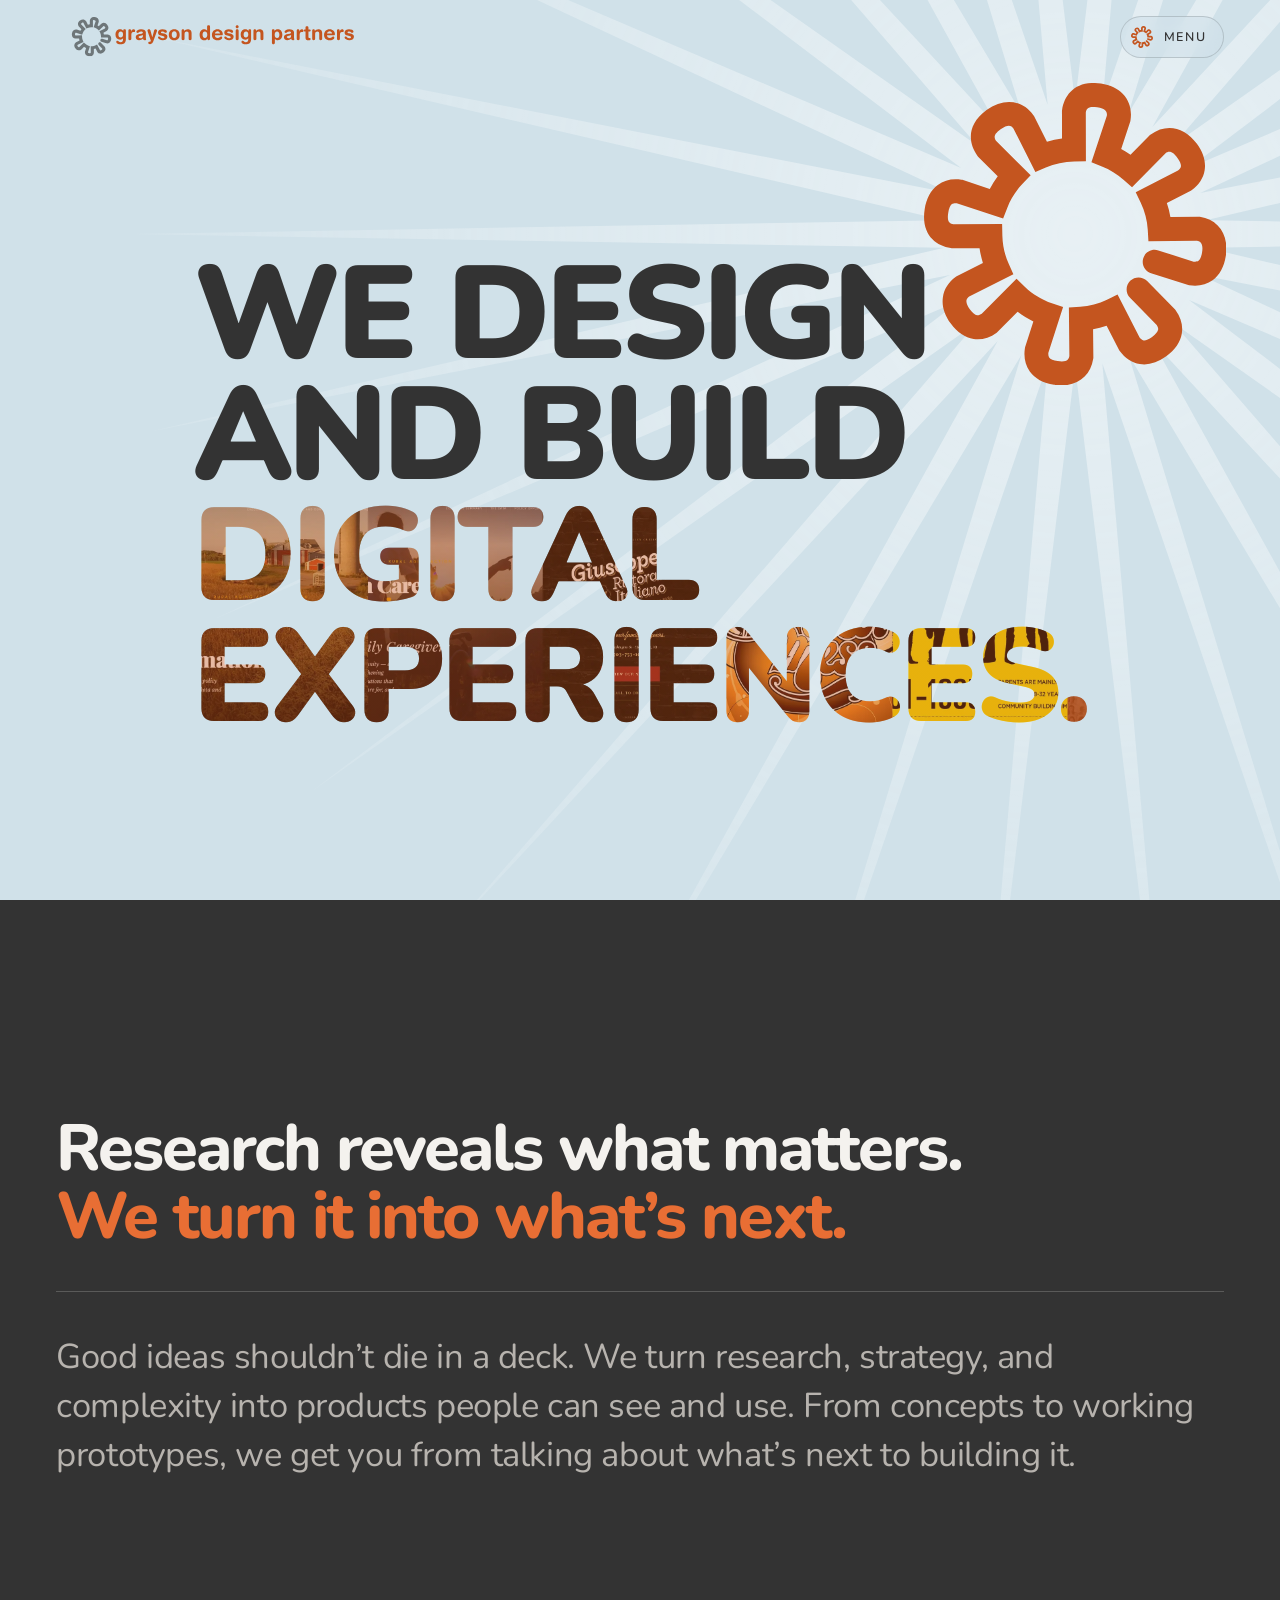
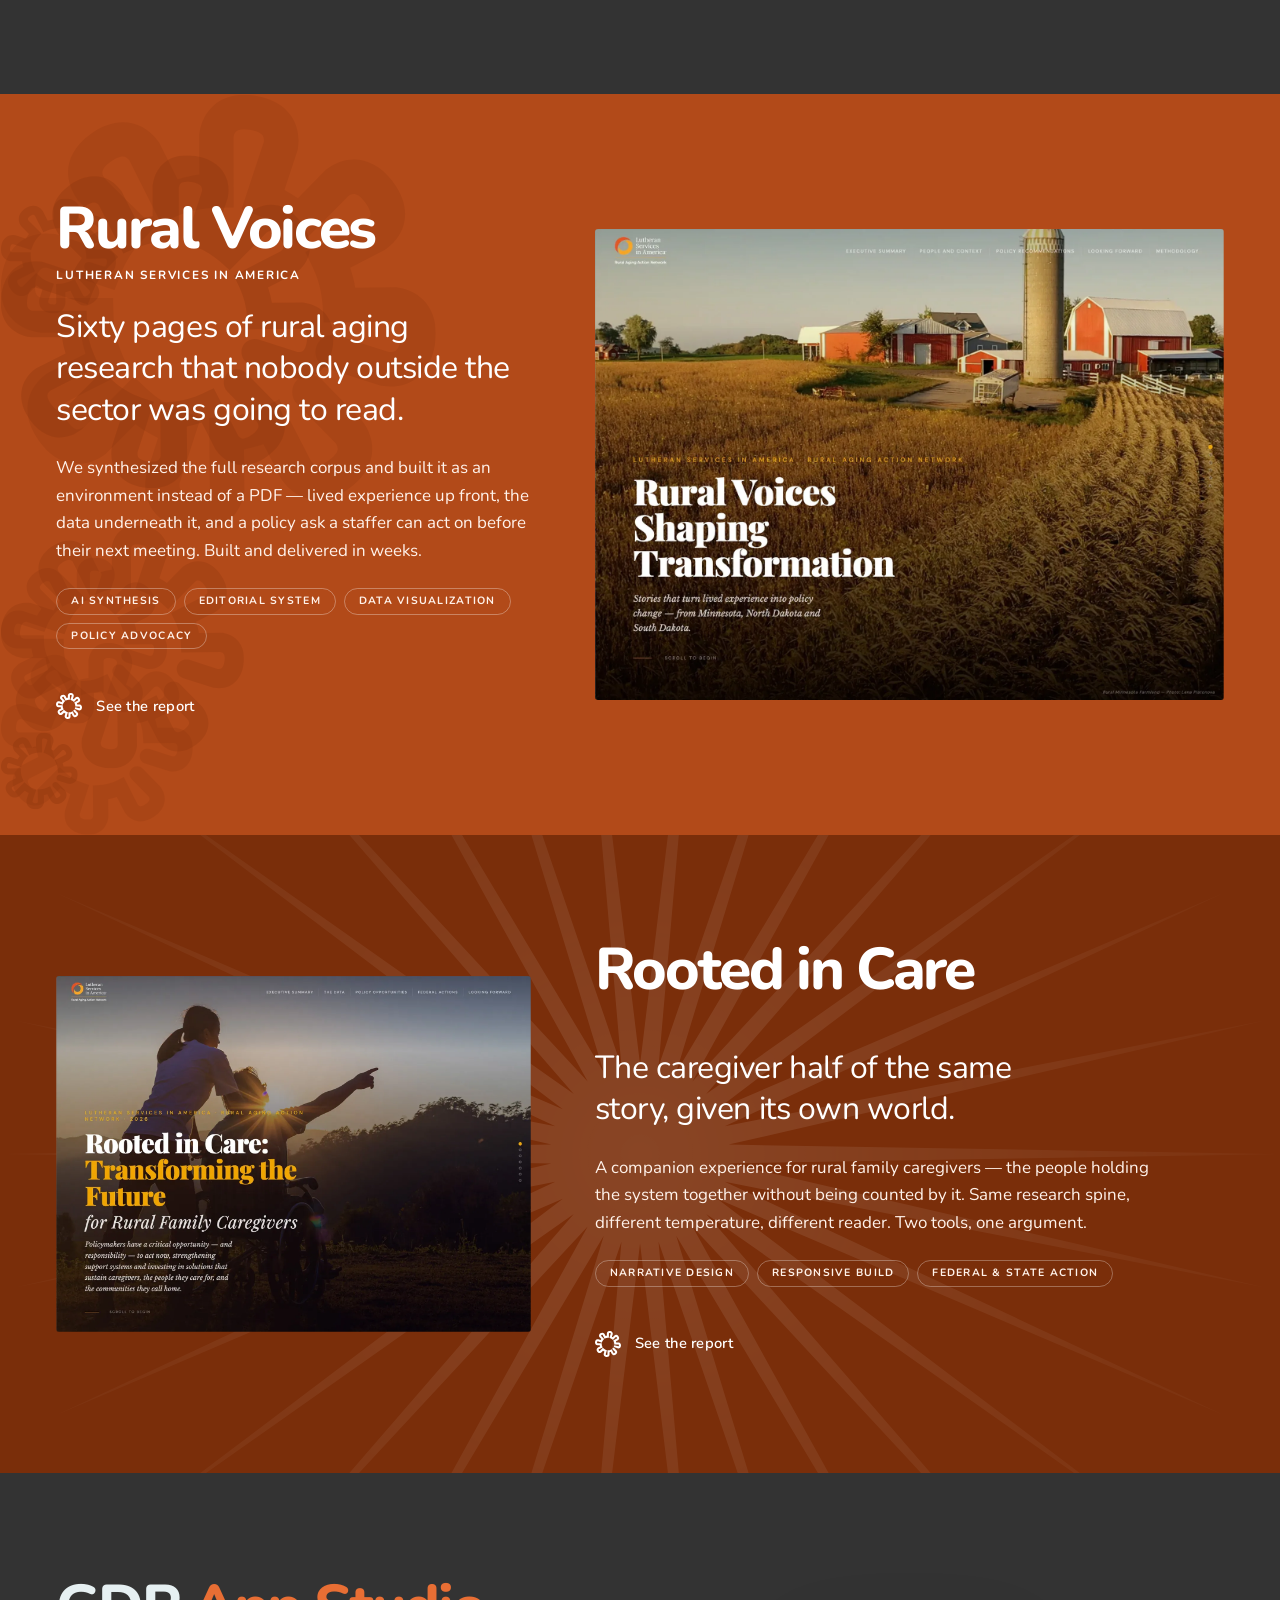
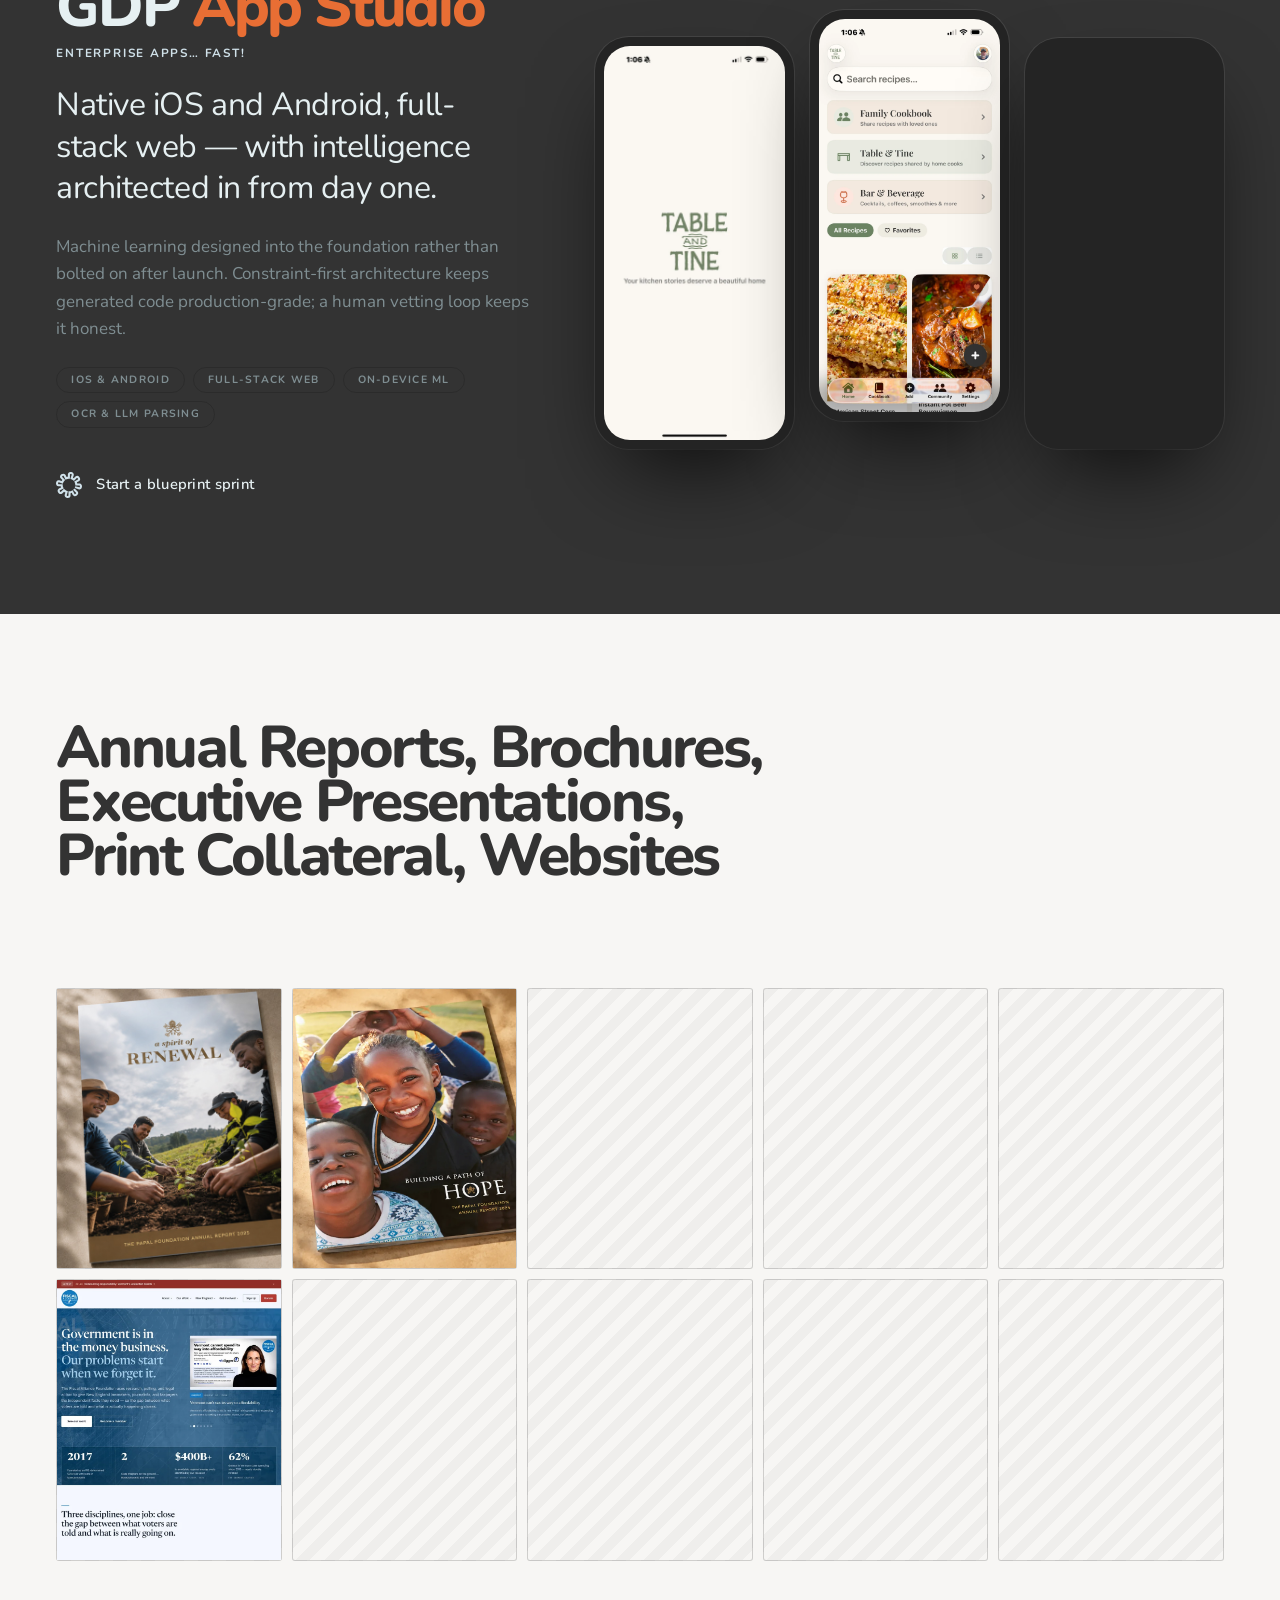
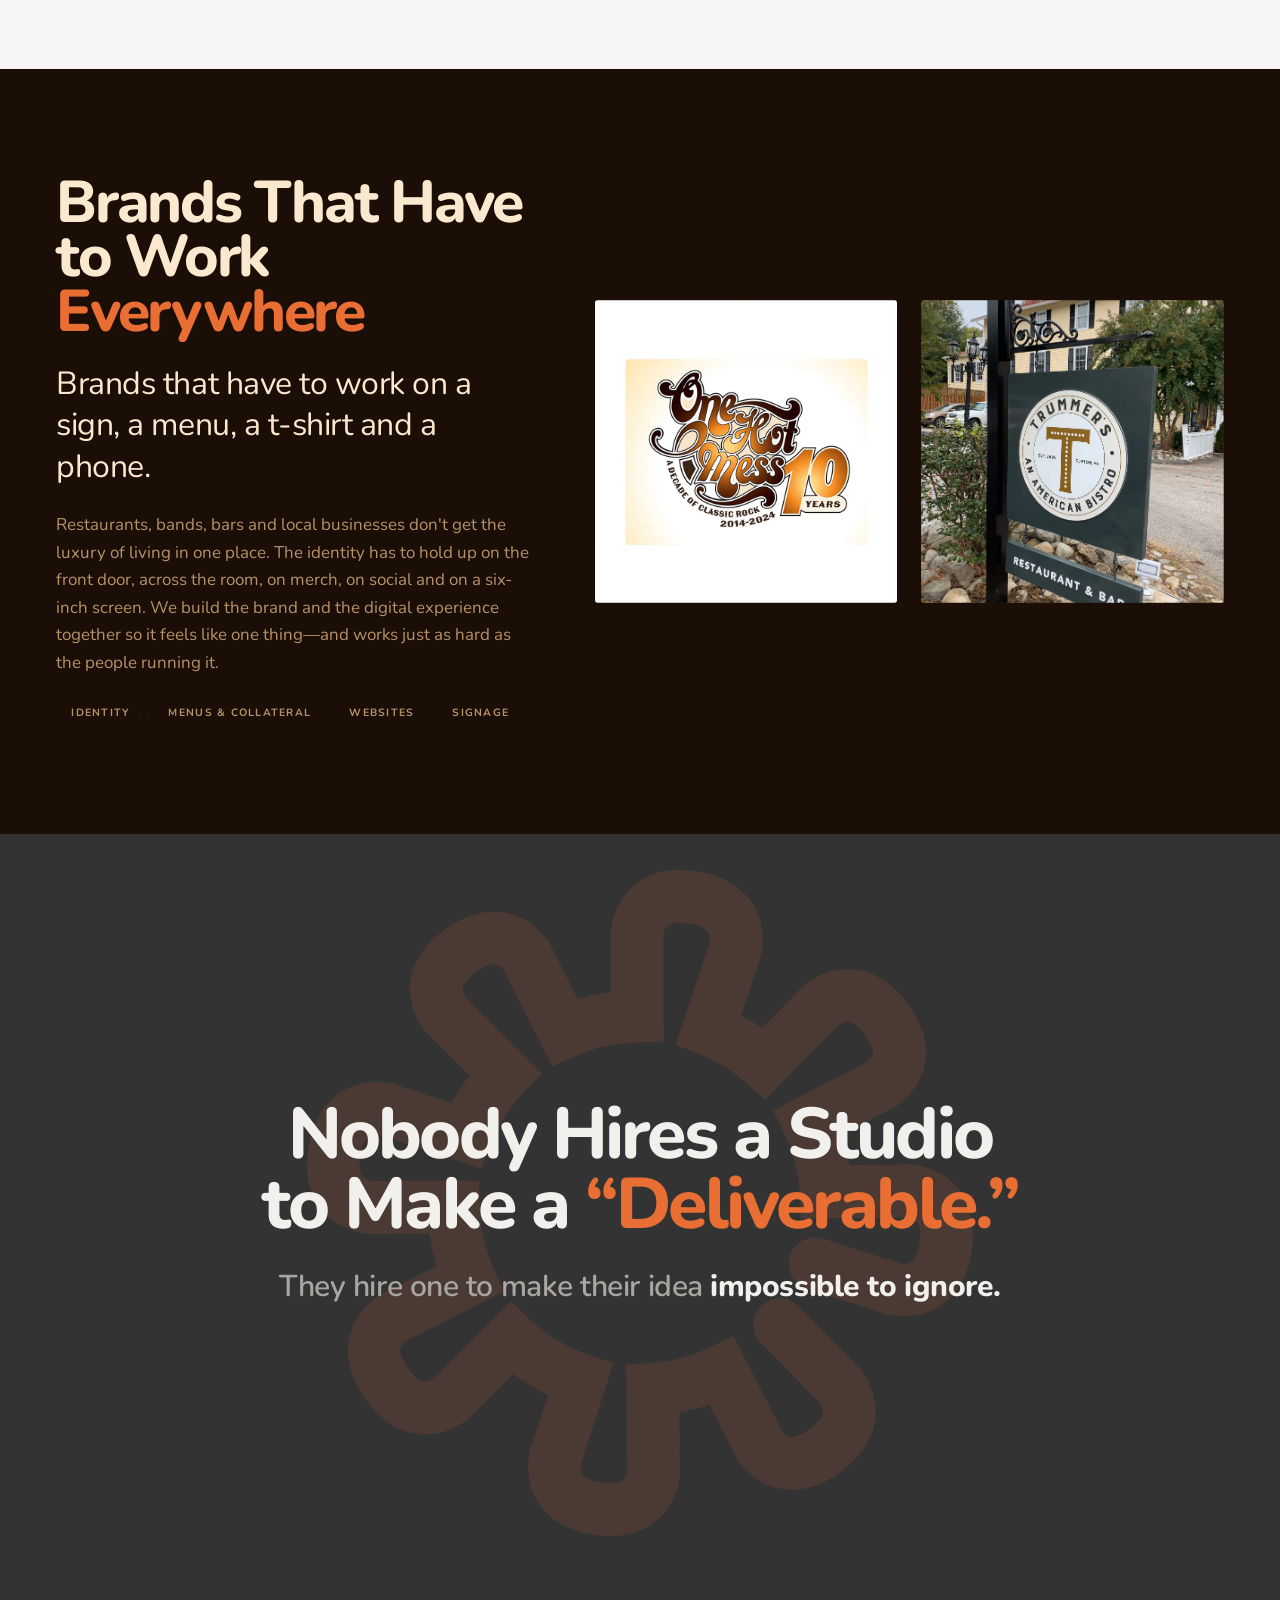
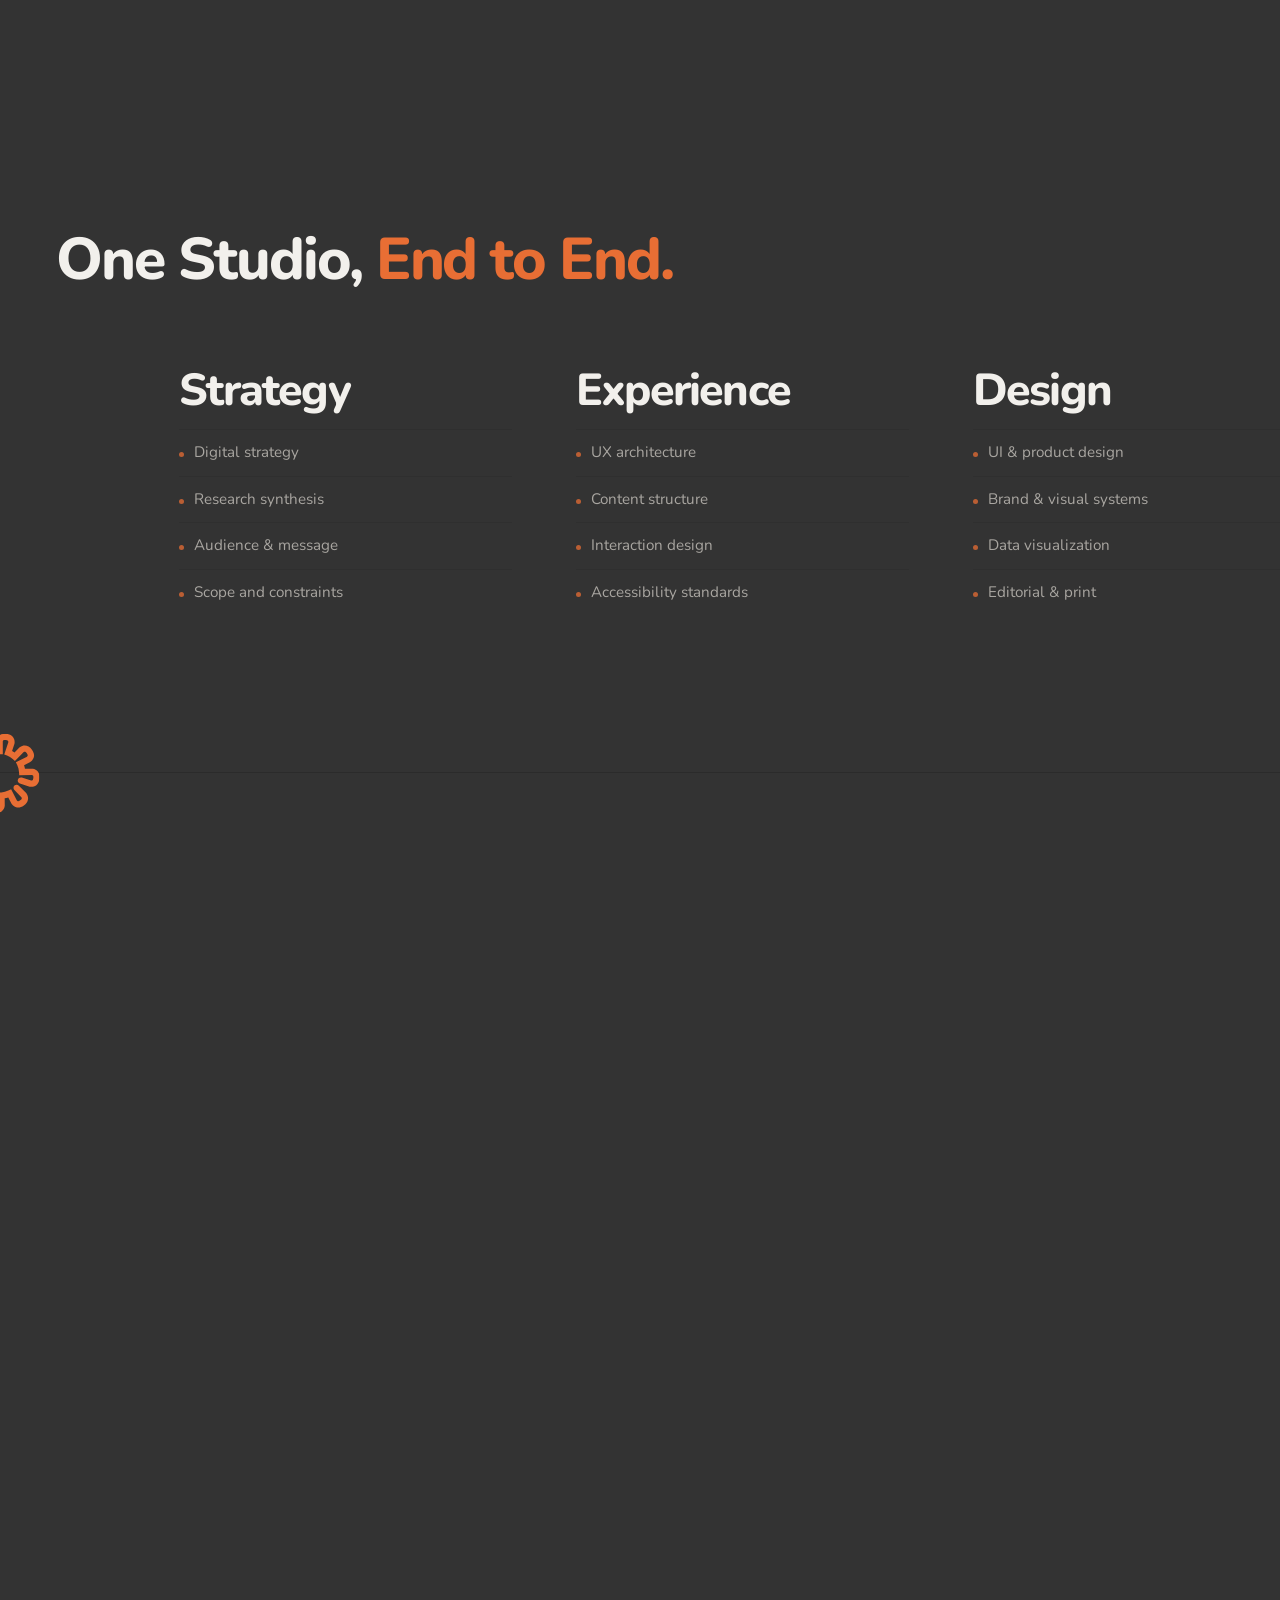
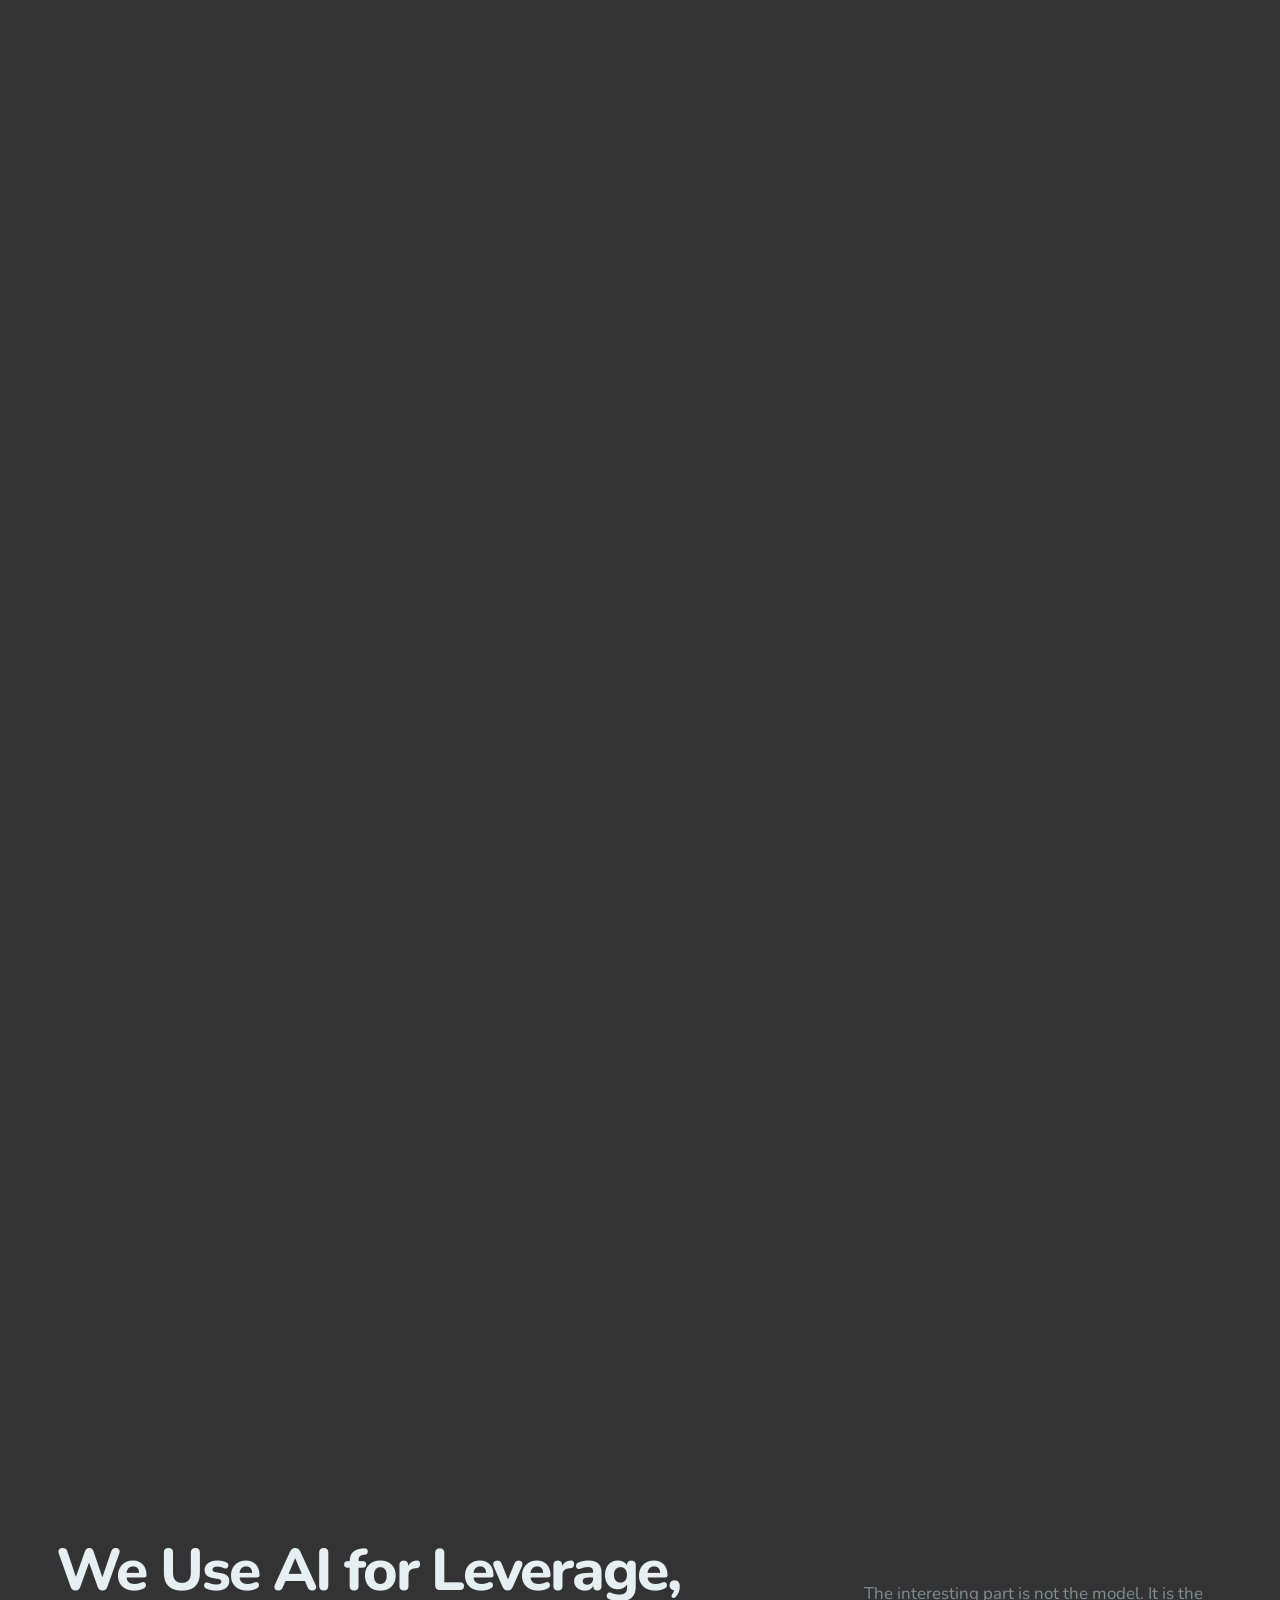
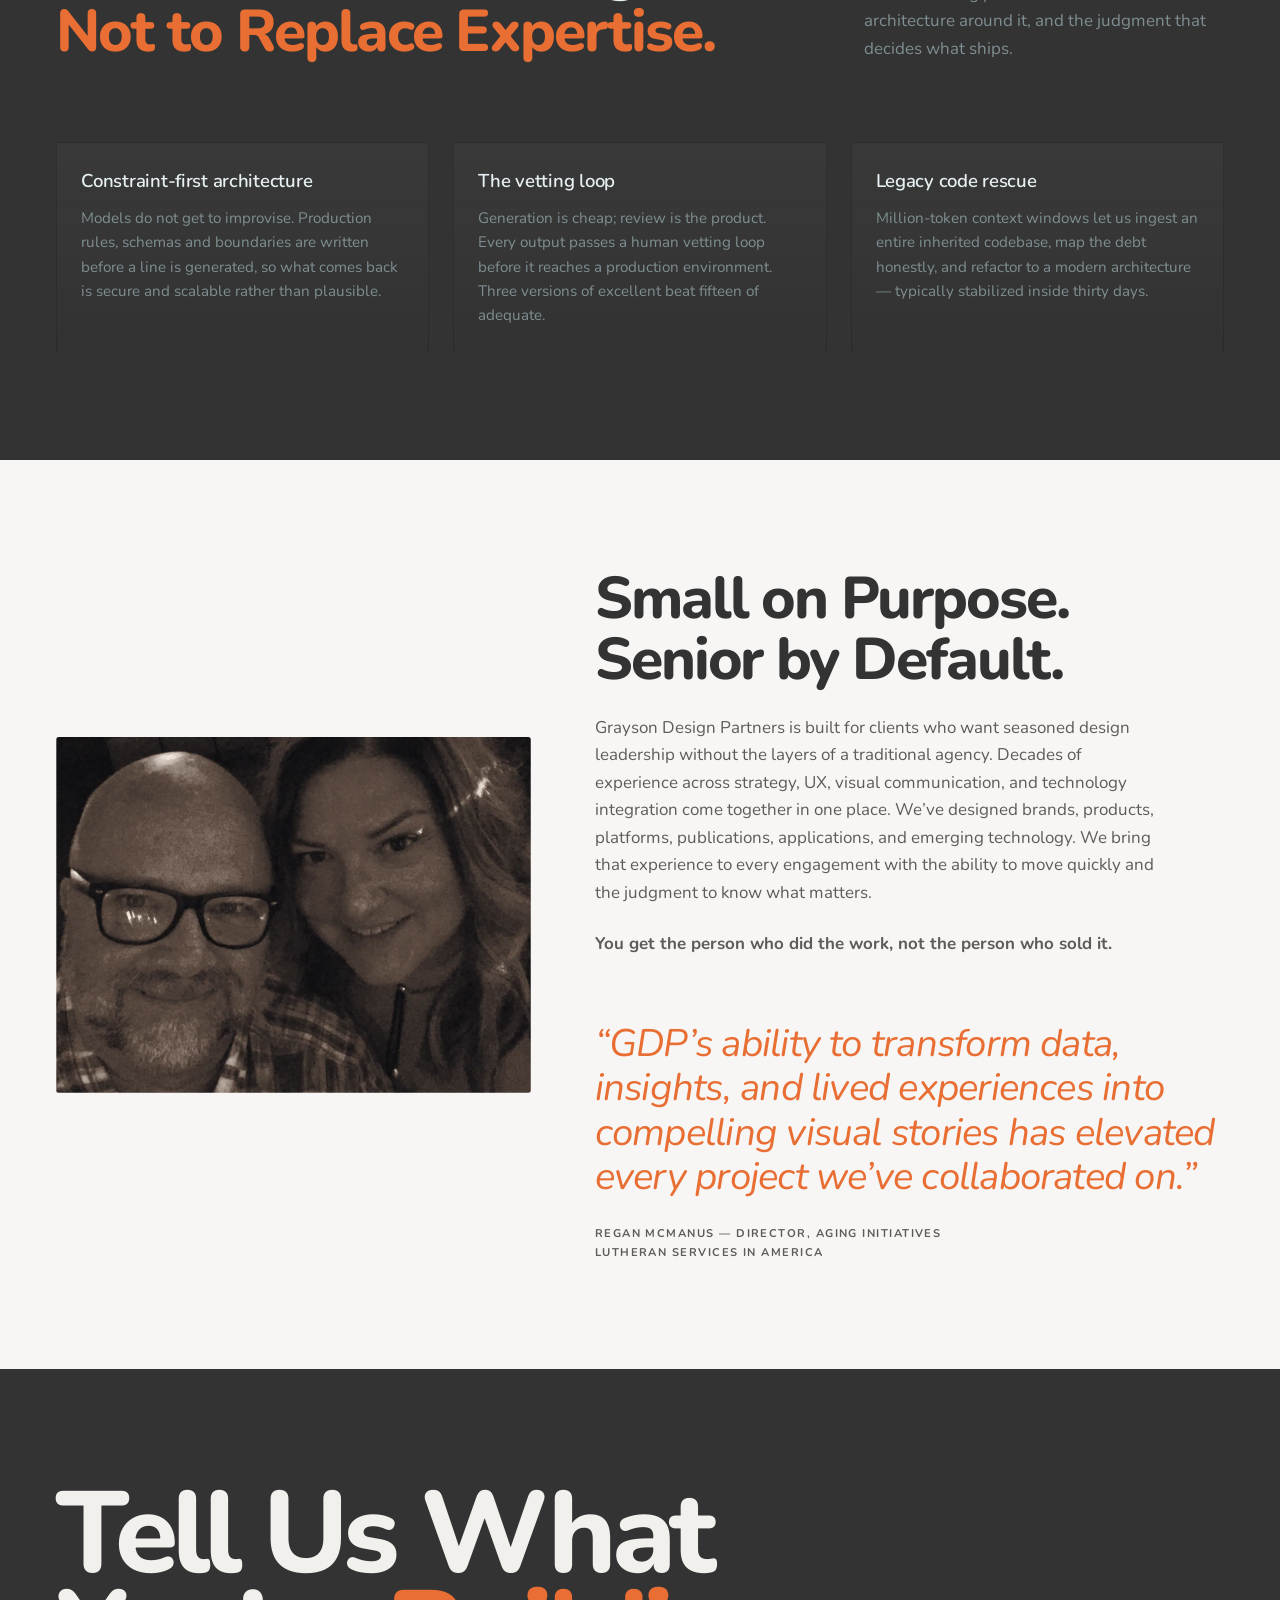
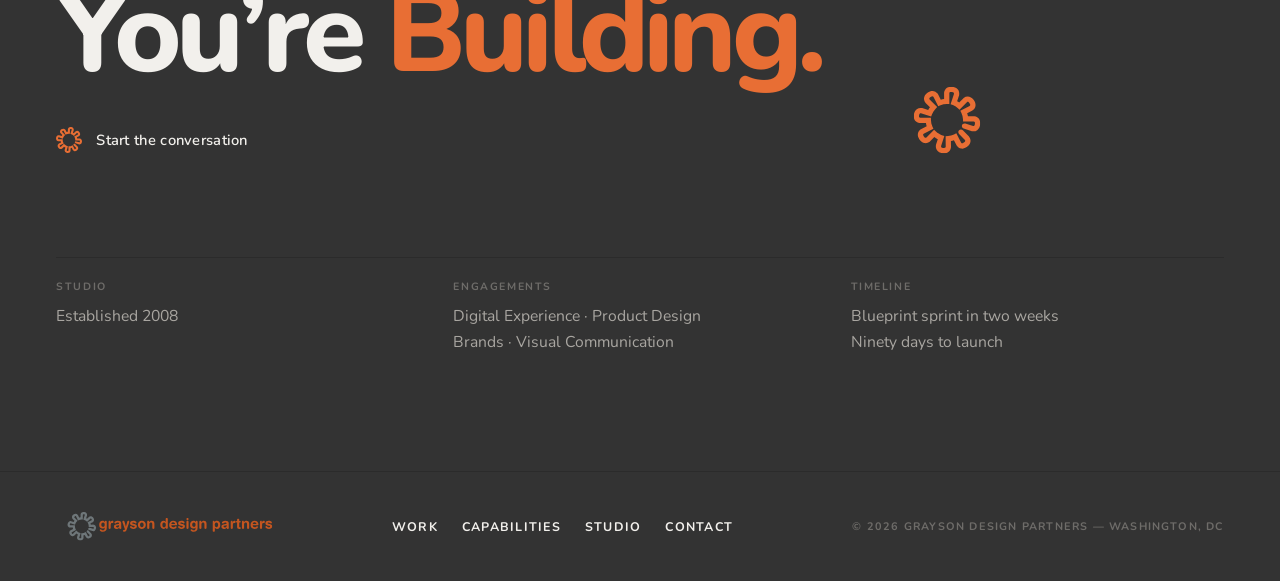
<file: index.html>
<!doctype html>
<html lang="en">
<head>
<meta charset="utf-8">
<meta name="viewport" content="width=device-width,initial-scale=1">
<title>Grayson Design Partners — Digital experiences, designed and built</title>
<meta name="description" content="Grayson Design Partners is a design and technology studio in Washington, DC. Digital reports, product design, and applications — research turned into things people use.">
<meta name="theme-color" content="#333333">
<meta name="robots" content="index,follow,max-image-preview:large">
<link rel="canonical" href="https://graysondp.com/">
<link rel="icon" href="svg/gdp-sun.svg" type="image/svg+xml">
<meta property="og:title" content="Grayson Design Partners">
<meta property="og:description" content="We design and build digital experiences. Washington, DC — since 2008.">
<meta property="og:type" content="website">
<meta property="og:url" content="https://graysondp.com/">
<meta property="og:site_name" content="Grayson Design Partners">
<meta property="og:locale" content="en_US">
<meta property="og:image" content="https://graysondp.com/img/og-1200x630.jpg">
<meta property="og:image:width" content="1200">
<meta property="og:image:height" content="630">
<meta property="og:image:alt" content="Grayson Design Partners — digital experiences, designed and built">
<meta name="twitter:card" content="summary_large_image">
<meta name="twitter:title" content="Grayson Design Partners">
<meta name="twitter:description" content="We design and build digital experiences. Washington, DC — since 2008.">
<meta name="twitter:image" content="https://graysondp.com/img/og-1200x630.jpg">
<!-- Google Analytics -->
<script async src="https://www.googletagmanager.com/gtag/js?id=G-GL7MQ8Y8G0"></script>
<script>
  window.dataLayer = window.dataLayer || [];
  function gtag(){dataLayer.push(arguments);}
  gtag('js', new Date());
  gtag('config', 'G-GL7MQ8Y8G0');
</script>
<!-- Structured data -->
<script type="application/ld+json">
{
  "@context": "https://schema.org",
  "@graph": [
    {
      "@type": "ProfessionalService",
      "@id": "https://graysondp.com/#organization",
      "name": "Grayson Design Partners",
      "url": "https://graysondp.com/",
      "logo": "https://graysondp.com/svg/gdp-sun.svg",
      "image": "https://graysondp.com/img/og-1200x630.jpg",
      "description": "Design and technology studio in Washington, DC. Brand development, digital experiences, websites, product and app design, and executive presentations.",
      "foundingDate": "2008",
      "email": "jon@graysondp.com",
      "address": {"@type":"PostalAddress","addressLocality":"Washington","addressRegion":"DC","addressCountry":"US"},
      "areaServed": {"@type":"Country","name":"United States"},
      "knowsAbout": ["brand development","visual communication","digital reports","product design","identity systems","web design","mobile apps","executive presentations","AI integration"],
      "slogan": "Digital experiences, designed and built"
    },
    {
      "@type": "WebSite",
      "@id": "https://graysondp.com/#website",
      "url": "https://graysondp.com/",
      "name": "Grayson Design Partners",
      "publisher": {"@id":"https://graysondp.com/#organization"},
      "inLanguage": "en"
    }
  ]
}
</script>
<link rel="preconnect" href="https://fonts.googleapis.com">
<link rel="preconnect" href="https://fonts.gstatic.com" crossorigin>
<link rel="preload" as="image" href="img/hero-strip.webp">
<link href="https://fonts.googleapis.com/css2?family=Nunito:ital,wght@0,300..1000;1,300..1000&display=swap" rel="stylesheet">
<link rel="stylesheet" href="css/site.css?v=20260831a">
</head>
<body>
<a class="skip" href="#main">Skip to content</a>

<!-- the sun, defined once, used as mark, mask and shutter -->
<svg width="0" height="0" aria-hidden="true" focusable="false" style="position:absolute">
  <symbol id="sun" viewBox="0 0 80.79 80.79"><path fill="currentColor" d="M36.73,80.79c-.64,0-1.31-.05-2-.16-2.92-.45-5.1-1.64-6.46-3.53-1.23-1.71-1.68-3.87-1.31-6.26l.04-.25,2.22-6.9c-1.48-.71-2.89-1.57-4.21-2.55l-5.39,5.41-.2.15c-1.95,1.43-4.08,2.01-6.16,1.7-2.3-.35-4.35-1.73-6.1-4.12-1.74-2.38-2.45-4.76-2.11-7.06.31-2.14,1.51-4.02,3.47-5.45l.21-.16,7.01-3.53c-.4-1.29-.7-2.61-.9-3.95l-7.45.02-.25-.04c-4.05-.63-8-3.69-6.96-10.38.45-2.91,1.63-5.09,3.5-6.49,1.73-1.29,3.91-1.77,6.31-1.4l.26.04,7.32,2.42c.62-1.18,1.33-2.3,2.13-3.37l-5.25-5.23-.15-.2c-2.42-3.31-3.05-8.27,2.42-12.26,4.56-3.33,9.48-2.8,12.51,1.36l.16.21,3.46,6.87c1.31-.4,2.66-.7,4.03-.88l-.02-7.43.04-.25c.63-4.05,3.69-8,10.38-6.96,5.59.87,8.68,4.72,7.89,9.81l-.04.26-2.45,7.42c.86.46,1.7.98,2.5,1.54l5.19-5.29.21-.16c4.16-3.04,9-2.05,12.33,2.51,1.75,2.39,2.44,4.77,2.07,7.06-.33,2.08-1.54,3.93-3.5,5.35l-.2.15-6.4,3.28c.41,1.21.73,2.44.95,3.7l7.6-.08.26.04c5.09.79,7.81,4.91,6.94,10.5-.46,2.92-1.64,5.1-3.53,6.46-1.71,1.23-3.87,1.69-6.26,1.31l-.24-.04-9.94-3.17c-1.68-.54-2.61-2.34-2.08-4.02.54-1.68,2.34-2.61,4.02-2.07l9.43,3.01c.45.05.97.04,1.31-.21.43-.31.78-1.13.95-2.25.41-2.6-.53-3-1.36-3.15l-12.97.13-.18-3.04c-.15-2.53-.78-4.97-1.87-7.24l-1.35-2.81,11.3-5.8c.35-.28.71-.66.78-1.07.09-.53-.25-1.35-.92-2.27-1.55-2.13-2.49-1.74-3.18-1.27l-8.96,9.13-2.28-2.03c-1.71-1.52-3.65-2.72-5.76-3.55l-2.81-1.11,4.12-12.46c.11-.83.02-1.84-2.59-2.25-2.53-.39-2.87.46-3.03,1.38l.03,13.04-3.16.04c-2.63.04-5.18.59-7.56,1.64l-2.78,1.23-5.87-11.66c-.51-.66-1.29-1.31-3.42.24-2.07,1.51-1.71,2.35-1.17,3.12l9.2,9.16-2.17,2.27c-1.79,1.87-3.16,4.03-4.09,6.43l-1.1,2.84-12.4-4.09c-.42-.04-.93-.02-1.27.24-.46.34-.82,1.2-1,2.34-.39,2.53.46,2.87,1.38,3.03l13.02-.03.07,3.13c.06,2.61.63,5.13,1.69,7.49l1.25,2.79-11.81,5.95c-.33.27-.67.64-.73,1.06-.08.57.26,1.43.95,2.37.67.92,1.35,1.49,1.88,1.57.41.06.88-.17,1.26-.41l9.29-9.33,2.27,2.16c2.04,1.94,4.53,3.44,7.18,4.34l2.99,1.01-3.93,12.21c-.05.45-.03.97.21,1.31.31.43,1.13.78,2.25.95,2.6.41,3-.53,3.15-1.35l-.13-12.95,3.01-.2c2.51-.17,4.92-.82,7.17-1.91l2.82-1.38,5.89,11.48c.28.35.66.71,1.07.78.53.08,1.35-.25,2.27-.92.94-.68,1.53-1.4,1.62-1.96.07-.43-.15-.9-.39-1.26l-7.12-7.24c-1.24-1.26-1.22-3.29.04-4.53,1.26-1.24,3.29-1.22,4.53.04l7.47,7.6.14.19c1.43,1.96,2,4.12,1.65,6.25-.38,2.3-1.78,4.35-4.16,6.08-2.39,1.75-4.77,2.44-7.07,2.07-2.08-.34-3.93-1.54-5.35-3.5l-.15-.2-3.36-6.54c-1.18.41-2.39.73-3.62.96l.08,7.63-.04.26c-.69,4.46-3.95,7.1-8.5,7.1h0Z"/></symbol>
  <symbol id="gdplogo" viewBox="0 0 611.61 80.79"><path fill="var(--logo-sun)" d="M69.24,80.79c-.64,0-1.31-.05-2-.16-2.92-.45-5.1-1.64-6.46-3.53-1.23-1.71-1.68-3.87-1.31-6.26l.04-.25,2.22-6.9c-1.48-.71-2.89-1.57-4.21-2.55l-5.39,5.41-.2.15c-1.95,1.43-4.08,2.01-6.16,1.7-2.3-.35-4.35-1.73-6.1-4.12-1.74-2.38-2.45-4.76-2.11-7.06.31-2.14,1.51-4.02,3.47-5.45l.21-.16,7.01-3.53c-.4-1.29-.7-2.61-.9-3.95l-7.45.02-.25-.04c-4.05-.63-8-3.69-6.96-10.38.45-2.91,1.63-5.09,3.5-6.49,1.73-1.29,3.91-1.77,6.31-1.4l.26.04,7.32,2.42c.62-1.18,1.33-2.3,2.13-3.37l-5.25-5.23-.15-.2c-2.42-3.31-3.05-8.27,2.42-12.26,4.56-3.33,9.48-2.8,12.51,1.36l.16.21,3.46,6.87c1.31-.4,2.66-.7,4.03-.88l-.02-7.43.04-.25c.63-4.05,3.69-8,10.38-6.96,5.59.87,8.68,4.72,7.89,9.81l-.04.26-2.45,7.42c.86.46,1.7.98,2.5,1.54l5.19-5.29.21-.16c4.16-3.04,9-2.05,12.33,2.51,1.75,2.39,2.44,4.77,2.07,7.06-.33,2.08-1.54,3.93-3.5,5.35l-.2.15-6.4,3.28c.41,1.21.73,2.44.95,3.7l7.6-.08.26.04c5.09.79,7.81,4.91,6.94,10.5-.46,2.92-1.64,5.1-3.53,6.46-1.71,1.23-3.87,1.69-6.26,1.31l-.24-.04-9.94-3.17c-1.68-.54-2.61-2.34-2.08-4.02.54-1.68,2.34-2.61,4.02-2.07l9.43,3.01c.45.05.97.04,1.31-.21.43-.31.78-1.13.95-2.25.41-2.6-.53-3-1.36-3.15l-12.97.13-.18-3.04c-.15-2.53-.78-4.97-1.87-7.24l-1.35-2.81,11.3-5.8c.35-.28.71-.66.78-1.07.09-.53-.25-1.35-.92-2.27-1.55-2.13-2.49-1.74-3.18-1.27l-8.96,9.13-2.28-2.03c-1.71-1.52-3.65-2.72-5.76-3.55l-2.81-1.11,4.12-12.46c.11-.83.02-1.84-2.59-2.25-2.53-.39-2.87.46-3.03,1.38l.03,13.04-3.16.04c-2.63.04-5.18.59-7.56,1.64l-2.78,1.23-5.87-11.66c-.51-.66-1.29-1.31-3.42.24-2.07,1.51-1.71,2.35-1.17,3.12l9.2,9.16-2.17,2.27c-1.79,1.87-3.16,4.03-4.09,6.43l-1.1,2.84-12.4-4.09c-.42-.04-.93-.02-1.27.24-.46.34-.82,1.2-1,2.34-.39,2.53.46,2.87,1.38,3.03l13.02-.03.07,3.13c.06,2.61.63,5.13,1.69,7.49l1.25,2.79-11.81,5.95c-.33.27-.67.64-.73,1.06-.08.57.26,1.43.95,2.37.67.92,1.35,1.49,1.88,1.57.41.06.88-.17,1.26-.41l9.29-9.33,2.27,2.16c2.04,1.94,4.53,3.44,7.18,4.34l2.99,1.01-3.93,12.21c-.05.45-.03.97.21,1.31.31.43,1.13.78,2.25.95,2.6.41,3-.53,3.15-1.35l-.13-12.95,3.01-.2c2.51-.17,4.92-.82,7.17-1.91l2.82-1.38,5.89,11.48c.28.35.66.71,1.07.78.53.08,1.35-.25,2.27-.92.94-.68,1.53-1.4,1.62-1.96.07-.43-.15-.9-.39-1.26l-7.12-7.24c-1.24-1.26-1.22-3.29.04-4.53,1.26-1.24,3.29-1.22,4.53.04l7.47,7.6.14.19c1.43,1.96,2,4.12,1.65,6.25-.38,2.3-1.78,4.35-4.16,6.08-2.39,1.75-4.77,2.44-7.07,2.07-2.08-.34-3.93-1.54-5.35-3.5l-.15-.2-3.36-6.54c-1.18.41-2.39.73-3.62.96l.08,7.63-.04.26c-.69,4.46-3.95,7.1-8.5,7.1h0Z"/><path fill="var(--logo-word)" d="M592.3,31.78c0,4.05,2.73,5.5,6.24,6.37l3.56.87c2.15.54,3.48.79,3.48,2.32,0,1.24-1.37,2.19-3.52,2.19-4.47,0-4.72-3.73-7.32-3.73-1.69,0-2.44,1.2-2.44,2.53,0,2.98,4.54,5.41,10,5.41,4.55,0,9.3-2.27,9.3-7.19,0-4.22-4.09-5.67-7.52-6.45l-2.52-.58c-1.86-.41-3.23-.75-3.23-2.15,0-1.28,1.36-1.86,3.48-1.86,3.81,0,3.89,2.77,6.24,2.77,1.57,0,2.52-1.24,2.52-2.64,0-2.77-4.63-4.58-9.22-4.58-4.18,0-9.05,1.82-9.05,6.74M576.75,44.73c0,1.62.66,3.02,3.02,3.02s3.01-1.4,3.01-3.02v-7.03c0-5,1.32-6.7,3.77-6.7h1.07c1.49,0,2.98-.79,2.98-3.02,0-1.7-1.4-2.93-3.31-2.93-2.94,0-4.3,2.6-5.01,5.12h-.08v-2.31c0-1.82-1.2-2.81-2.73-2.81s-2.72.99-2.72,2.81v16.87ZM556.24,34.06c.66-2.94,2.48-4.8,5.5-4.8,2.69,0,4.76,2.03,5.09,4.8h-10.59ZM569.89,37.53c2.03,0,2.64-.54,2.64-2.6,0-4.96-3.97-9.88-10.91-9.88s-11.41,4.71-11.41,11.74c0,5.25,3.18,10.96,11.62,10.96,3.64,0,9.47-1.69,9.47-5.33,0-1.12-1.03-2.36-2.48-2.36-2.44,0-2.44,2.98-6.99,2.98-3.52,0-5.59-2.32-5.59-5.51h13.65ZM525.85,44.73c0,1.62.66,3.02,3.01,3.02s3.02-1.4,3.02-3.02v-9.97c0-3.02,2.48-4.76,4.59-4.76,2.6,0,3.81,1.74,3.81,4.18v10.54c0,1.62.66,3.02,3.01,3.02s3.02-1.4,3.02-3.02v-11.74c0-6.12-3.97-7.93-7.61-7.93-3.43,0-5.63,1.57-7.32,3.8h-.08v-.79c0-1.82-.83-3.02-2.72-3.02s-2.73,1.2-2.73,3.02v16.66ZM512.12,42.38c0,3.55,1.82,5.37,6.2,5.37,2.9,0,4.38-.95,4.38-2.68,0-1.28-.79-2.02-2.11-2.02h-.87c-1.07,0-1.57-.5-1.57-1.41v-12.08h1.82c1.78,0,2.73-.54,2.73-1.98s-.95-1.98-2.73-1.98h-1.82v-3.68c0-1.98-1.2-3.02-3.02-3.02s-3.02,1.04-3.02,3.02v3.68h-1.03c-1.7,0-2.4.66-2.4,1.98s.7,1.98,2.4,1.98h1.03v12.83ZM494.04,44.73c0,1.62.66,3.02,3.02,3.02s3.01-1.4,3.01-3.02v-7.03c0-5,1.32-6.7,3.76-6.7h1.08c1.49,0,2.98-.79,2.98-3.02,0-1.7-1.4-2.93-3.3-2.93-2.94,0-4.3,2.6-5.01,5.12h-.08v-2.31c0-1.82-1.2-2.81-2.73-2.81s-2.72.99-2.72,2.81v16.87ZM482.47,39.39c0,2.24-2.03,4.39-5.34,4.39-2.07,0-3.35-1.12-3.35-2.48,0-1.82,1.37-2.61,3.89-2.98l2.19-.33c.7-.12,1.94-.33,2.61-.95v2.36ZM488.5,31.25c0-4.34-4.01-6.2-9.8-6.2-6.2,0-9.59,3.06-9.59,5.45,0,1.24,1.03,2.32,2.56,2.32,2.4,0,2.52-3.31,6.99-3.31,2.03,0,3.81.74,3.81,2.48s-1.16,2.07-2.61,2.24l-3.68.41c-4.63.54-8.43,1.94-8.43,6.95,0,3.8,3.39,6.15,6.82,6.15,3.19,0,5.92-.91,8.28-3.51.08,1.86.95,3.51,3.55,3.51,1.44,0,2.72-.95,2.72-2.31,0-.95-.62-1.53-.62-4.05v-10.13ZM458.52,36.33c0,2.81-.95,6.7-4.8,6.7-3.68.04-4.84-3.6-4.84-6.7,0-3.44,1.33-6.58,4.84-6.58,3.23.08,4.8,3.02,4.8,6.58M443.18,52.75c0,1.99,1.2,3.02,3.02,3.02s3.01-1.03,3.01-3.02v-8.06h.08c1.12,1.95,3.19,3.06,5.96,3.06,6.37,0,9.3-5.41,9.3-11.2,0-7.82-4.42-11.49-9.47-11.49-2.94,0-5.38,1.24-6.37,3.8h-.08v-.95c0-1.86-.95-2.85-2.73-2.85s-2.72.99-2.72,2.85v24.85ZM405.25,44.73c0,1.62.66,3.02,3.02,3.02s3.02-1.4,3.02-3.02v-9.97c0-3.02,2.48-4.76,4.59-4.76,2.61,0,3.81,1.74,3.81,4.18v10.54c0,1.62.66,3.02,3.01,3.02s3.02-1.4,3.02-3.02v-11.74c0-6.12-3.96-7.93-7.6-7.93-3.44,0-5.63,1.57-7.32,3.8h-.08v-.79c0-1.82-.83-3.02-2.73-3.02s-2.73,1.2-2.73,3.02v16.66ZM400.45,27.9c0-1.86-.87-2.85-2.73-2.85s-2.73.99-2.73,2.85v.75h-.08c-1.12-2.23-3.43-3.59-6.37-3.59-5.08,0-9.47,3.67-9.47,11.49,0,5.96,3.31,10.09,9.67,10.09,2.4,0,4.76-1.32,5.83-2.89h.08v1.24c0,4.76-1.49,6.62-5.17,6.62-3.39,0-3.89-3.1-6.41-3.1-1.32,0-2.48,1.08-2.48,2.57,0,2.93,4.5,5,9.1,5,6.29,0,10.75-3.35,10.75-10.62v-17.54ZM385.11,36.33c0-3.72,1.2-6.58,5.09-6.58,2.81,0,4.47,1.95,4.47,6.33s-2.07,6.08-4.76,6.08c-3.43,0-4.8-3.06-4.8-5.83M368.7,19.88c0,1.73,1.41,3.14,3.14,3.14s3.14-1.41,3.14-3.14-1.4-3.14-3.14-3.14-3.14,1.4-3.14,3.14M368.82,44.73c0,1.62.66,3.02,3.02,3.02s3.02-1.4,3.02-3.02v-16.66c0-1.61-.66-3.02-3.02-3.02s-3.02,1.41-3.02,3.02v16.66ZM345.33,31.78c0,4.05,2.73,5.5,6.24,6.37l3.56.87c2.15.54,3.47.79,3.47,2.32,0,1.24-1.36,2.19-3.52,2.19-4.47,0-4.72-3.73-7.32-3.73-1.7,0-2.44,1.2-2.44,2.53,0,2.98,4.54,5.41,10.01,5.41,4.55,0,9.3-2.27,9.3-7.19,0-4.22-4.09-5.67-7.52-6.45l-2.53-.58c-1.86-.41-3.22-.75-3.22-2.15,0-1.28,1.36-1.86,3.47-1.86,3.81,0,3.89,2.77,6.25,2.77,1.57,0,2.52-1.24,2.52-2.64,0-2.77-4.63-4.58-9.22-4.58-4.18,0-9.05,1.82-9.05,6.74M326.1,34.06c.66-2.94,2.48-4.8,5.5-4.8,2.68,0,4.75,2.03,5.08,4.8h-10.59ZM339.74,37.53c2.03,0,2.64-.54,2.64-2.6,0-4.96-3.96-9.88-10.91-9.88s-11.41,4.71-11.41,11.74c0,5.25,3.18,10.96,11.62,10.96,3.64,0,9.47-1.69,9.47-5.33,0-1.12-1.04-2.36-2.48-2.36-2.44,0-2.44,2.98-6.99,2.98-3.52,0-5.59-2.32-5.59-5.51h13.65ZM300.83,36.46c0-2.81.95-6.7,4.8-6.7,3.68-.04,4.84,3.6,4.84,6.7,0,3.43-1.32,6.58-4.84,6.58-3.23-.08-4.8-3.02-4.8-6.58M316.17,19.92c0-1.99-1.2-3.02-3.02-3.02s-3.02,1.04-3.02,3.02v8.19h-.08c-1.2-1.94-3.27-3.06-5.96-3.06-6.37,0-9.3,5.41-9.3,11.2,0,7.82,4.42,11.49,9.47,11.49,2.94,0,5.38-1.24,6.37-3.8h.08v.95c0,1.86.95,2.85,2.73,2.85s2.72-.99,2.72-2.85v-24.98ZM257.78,44.73c0,1.62.66,3.02,3.02,3.02s3.02-1.4,3.02-3.02v-9.97c0-3.02,2.48-4.76,4.59-4.76,2.61,0,3.81,1.74,3.81,4.18v10.54c0,1.62.66,3.02,3.02,3.02s3.02-1.4,3.02-3.02v-11.74c0-6.12-3.97-7.93-7.6-7.93-3.44,0-5.63,1.57-7.33,3.8h-.08v-.79c0-1.82-.83-3.02-2.73-3.02s-2.73,1.2-2.73,3.02v16.66ZM231.56,36.37c0,6.04,2.94,11.37,11.17,11.37s11.16-5.33,11.16-11.37c0-6.37-3.88-11.33-11.16-11.33s-11.17,4.96-11.17,11.33M237.6,36.37c0-3.93,1.62-6.87,5.13-6.87s5.13,2.94,5.13,6.87c0,3.68-1.53,6.91-5.13,6.91s-5.13-3.23-5.13-6.91M209.32,31.78c0,4.05,2.72,5.5,6.24,6.37l3.56.87c2.15.54,3.48.79,3.48,2.32,0,1.24-1.37,2.19-3.52,2.19-4.47,0-4.72-3.73-7.32-3.73-1.69,0-2.44,1.2-2.44,2.53,0,2.98,4.54,5.41,10.01,5.41,4.55,0,9.3-2.27,9.3-7.19,0-4.22-4.09-5.67-7.52-6.45l-2.52-.58c-1.86-.41-3.23-.75-3.23-2.15,0-1.28,1.37-1.86,3.48-1.86,3.81,0,3.89,2.77,6.24,2.77,1.57,0,2.52-1.24,2.52-2.64,0-2.77-4.62-4.58-9.22-4.58-4.18,0-9.05,1.82-9.05,6.74M193.72,27.32c-.37-1.36-1.49-2.27-3.1-2.27s-2.93,1.24-2.93,2.9c0,.7.25,1.36.75,2.81l6.28,17.91c-.45,1.86-1.32,1.9-2.11,1.9h-.62c-1.61,0-2.77.83-2.77,2.44,0,1.45,1.12,2.77,3.8,2.77,3.81,0,5.46-2.15,6.91-6.28l6.98-19.81c.29-.79.46-1.41.46-1.9,0-.75-.7-2.73-3.1-2.73-1.65,0-2.48,1.16-2.89,2.69l-3.68,13.69h-.08l-3.89-14.1ZM178.34,39.39c0,2.24-2.03,4.39-5.34,4.39-2.07,0-3.35-1.12-3.35-2.48,0-1.82,1.37-2.61,3.89-2.98l2.19-.33c.7-.12,1.95-.33,2.61-.95v2.36ZM184.37,31.25c0-4.34-4.01-6.2-9.8-6.2-6.2,0-9.59,3.06-9.59,5.45,0,1.24,1.03,2.32,2.56,2.32,2.4,0,2.52-3.31,6.99-3.31,2.03,0,3.81.74,3.81,2.48s-1.16,2.07-2.61,2.24l-3.68.41c-4.63.54-8.43,1.94-8.43,6.95,0,3.8,3.39,6.15,6.82,6.15,3.19,0,5.91-.91,8.28-3.51.08,1.86.95,3.51,3.55,3.51,1.44,0,2.73-.95,2.73-2.31,0-.95-.62-1.53-.62-4.05v-10.13ZM148.56,44.73c0,1.62.66,3.02,3.01,3.02s3.02-1.4,3.02-3.02v-7.03c0-5,1.32-6.7,3.76-6.7h1.08c1.49,0,2.98-.79,2.98-3.02,0-1.7-1.41-2.93-3.31-2.93-2.94,0-4.3,2.6-5,5.12h-.08v-2.31c0-1.82-1.2-2.81-2.72-2.81s-2.72.99-2.72,2.81v16.87ZM143.42,27.9c0-1.86-.87-2.85-2.72-2.85s-2.72.99-2.72,2.85v.75h-.08c-1.12-2.23-3.44-3.59-6.37-3.59-5.09,0-9.47,3.67-9.47,11.49,0,5.96,3.31,10.09,9.67,10.09,2.4,0,4.76-1.32,5.83-2.89h.08v1.24c0,4.76-1.49,6.62-5.17,6.62-3.39,0-3.89-3.1-6.41-3.1-1.32,0-2.48,1.08-2.48,2.57,0,2.93,4.5,5,9.1,5,6.29,0,10.75-3.35,10.75-10.62v-17.54ZM128.08,36.33c0-3.72,1.2-6.58,5.09-6.58,2.81,0,4.47,1.95,4.47,6.33s-2.07,6.08-4.76,6.08c-3.44,0-4.8-3.06-4.8-5.83"/></symbol>
  <symbol id="gdpburst" viewBox="0 0 143.95 143.85"><defs><radialGradient id="burstGrad" cx="71.98" cy="71.93" fx="71.98" fy="71.93" r="71.95" gradientUnits="userSpaceOnUse"><stop offset="0" stop-color="#fff" stop-opacity=".85"/><stop offset="1" stop-color="#fff" stop-opacity=".18"/></radialGradient></defs><polygon fill="url(#burstGrad)" points="79.5 0 71.98 61.86 64.45 0 69.89 62.08 49.73 3.14 67.9 62.73 35.99 9.29 66.09 63.78 23.81 18.18 64.53 65.19 13.75 29.42 63.3 66.89 6.22 42.51 62.45 68.81 1.57 56.89 62.01 70.87 0 71.93 62.01 72.98 1.57 86.96 62.45 75.04 6.22 101.34 63.3 76.96 13.75 114.44 64.53 78.66 23.81 125.67 66.09 80.07 35.99 134.56 67.9 81.12 49.73 140.71 69.89 81.78 64.45 143.85 71.98 82 79.5 143.85 74.06 81.78 94.22 140.71 76.05 81.12 107.97 134.56 77.87 80.07 120.14 125.67 79.42 78.66 130.21 114.44 80.66 76.96 137.73 101.34 81.51 75.04 142.38 86.96 81.94 72.98 143.95 71.93 81.94 70.87 142.38 56.89 81.51 68.81 137.73 42.51 80.66 66.89 130.21 29.42 79.42 65.19 120.14 18.18 77.87 63.78 107.97 9.29 76.05 62.73 94.22 3.14 74.06 62.08 79.5 0"/></symbol>
</svg>

<header class="chrome" id="chrome">
  <a class="brand" href="#top" aria-label="Grayson Design Partners, home">
    <svg class="brand__logo" role="img" aria-hidden="true"><use href="#gdplogo"/></svg>
  </a>
  <div class="chrome__right">
    <span class="chrome__now" id="now" aria-hidden="true"></span>
    <button class="trigger" id="trigger" aria-expanded="false" aria-controls="menu">
      <svg class="trigger__sun" aria-hidden="true"><use href="#sun"/></svg>
      <span class="trigger__label" id="triggerLabel">Menu</span>
    </button>
  </div>
</header>

<!-- ── APERTURE MENU ──────────────────────────────────────────────────── -->
<div class="menu" id="menu" data-open="false" role="dialog" aria-modal="true" aria-label="Main menu" data-env="ink" tabindex="-1">
  <div class="menu__wash" aria-hidden="true"></div>
  <div class="menu__iris" aria-hidden="true"><svg><use href="#sun"/></svg></div>
  <div class="menu__panel">
    <nav class="menu__grid" aria-label="Primary">
      <ul class="menu__list">
        <li class="menu__item"><a class="menu__link" href="#work"  >Work</a></li>
        <li class="menu__item"><a class="menu__link" href="#arc"   >Capabilities</a></li>
        <li class="menu__item"><a class="menu__link" href="#studio">Studio</a></li>
        <li class="menu__item"><a class="menu__link" href="#contact">Contact</a></li>
      </ul>
    </nav>
    <div class="menu__foot">
      <span>Strategy &middot; Experience Design &middot; Digital Products &middot; Brand</span>
    </div>
  </div>
</div>

<main id="main">
<!-- ── HERO ───────────────────────────────────────────────────────────── -->
<section class="hero" id="top" data-env="sky">
  <div class="hero__mark" aria-hidden="true">
    <svg class="hero__burst"><use href="#gdpburst"/></svg>
    <svg class="hero__sun"><use href="#sun"/></svg>
  </div>

  <div class="hero__top wrap">
    <h1 class="hero__type">
      <span class="ln"><span>We design</span></span>
      <span class="ln"><span>and build</span></span>
      <span class="fillbox" id="fillbox">
        <span class="ln"><span>digital</span></span>
        <span class="ln"><span>experiences.</span></span>
      </span>
    </h1>
  </div>


</section>

<!-- ── MANIFESTO ──────────────────────────────────────────────────────── -->
<section class="sec sec--roomy" data-env="slate">
  <div class="wrap">
    <h2 class="manifesto__line is-sentence" data-rise="2">Research reveals what matters.<br><em>We turn it into what&rsquo;s next.</em></h2>
    <p class="manifesto__body" data-rise="3">Good ideas shouldn&rsquo;t die in a deck. We turn research, strategy, and complexity into products people can see and use. From concepts to working prototypes, we get you from talking about what&rsquo;s next to building&nbsp;it.</p>
  </div>
</section>

<!-- ── WORK ───────────────────────────────────────────────────────────── -->
<div id="work">

<!-- 01 — Rural Voices -->
<section class="sec" data-env="ember">
  <div class="ember-field" aria-hidden="true">
    <svg style="--s:26%;--x:-6%;--y:8%;--o:.30;--r:210s;--f:19s"><use href="#sun"/></svg>
    <svg style="--s:13%;--x:22%;--y:62%;--o:.24;--r:150s;--f:13s"><use href="#sun"/></svg>
    <svg style="--s:34%;--x:74%;--y:-12%;--o:.22;--r:260s;--f:23s"><use href="#sun"/></svg>
    <svg style="--s:9%;--x:52%;--y:14%;--o:.30;--r:120s;--f:11s"><use href="#sun"/></svg>
    <svg style="--s:19%;--x:88%;--y:58%;--o:.26;--r:190s;--f:17s"><use href="#sun"/></svg>
    <svg style="--s:6%;--x:38%;--y:86%;--o:.34;--r:100s;--f:9s"><use href="#sun"/></svg>
    <svg style="--s:15%;--x:4%;--y:74%;--o:.20;--r:230s;--f:21s"><use href="#sun"/></svg>
  </div>
  <div class="wrap">
    <article class="proj">
      <div class="lay lay--split">
        <div>
          <h3 class="proj__title" data-rise>Rural Voices</h3>
          <p class="proj__client" data-rise>Lutheran Services in America</p>
          <p class="proj__say" data-rise="2">Sixty pages of rural aging research that nobody outside the sector was going to read.</p>
          <p class="body proj__body" data-rise="3">We synthesized the full research corpus and built it as an environment instead of a PDF &mdash; lived experience up front, the data underneath it, and a policy ask a staffer can act on before their next meeting. Built and delivered in weeks.</p>
          <div class="tags" data-rise="3">
            <span class="tag">AI synthesis</span><span class="tag">Editorial system</span>
            <span class="tag">Data visualization</span><span class="tag">Policy advocacy</span>
          </div>
          <p style="margin-top:var(--s4)" data-rise="4"><a class="arrow" href="https://lutheranservices.org/rural-voices/" target="_blank" rel="noopener"><svg class="dot" aria-hidden="true"><use href="#sun"/></svg><span>See the report</span></a></p>
        </div>
        <figure class="shot" data-mask>
          <img src="img/rural-voices-shot.webp" alt="Rural Voices opening screen: a Minnesota farm at golden hour with the report title set in a display serif" loading="lazy" decoding="async" width="1600" height="1200">
        </figure>
      </div>
    </article>
  </div>
</section>

<!-- 02 — Rooted in Care -->
<section class="sec" data-env="rust">
  <div class="rust-burst" aria-hidden="true"><svg><use href="#gdpburst"/></svg></div>
  <div class="wrap">
    <article class="proj">
      <div class="lay lay--split is-flip">
        <div>
          <h3 class="proj__title" data-rise>Rooted in Care</h3>
          <p class="proj__client" data-rise>Lutheran Services in America</p>
          <p class="proj__say" data-rise="2">The caregiver half of the same story, given its own world.</p>
          <p class="body proj__body" data-rise="3">A companion experience for rural family caregivers &mdash; the people holding the system together without being counted by it. Same research spine, different temperature, different reader. Two tools, one argument.</p>
          <div class="tags" data-rise="3">
            <span class="tag">Narrative design</span><span class="tag">Responsive build</span><span class="tag">Federal &amp; state action</span>
          </div>
          <p style="margin-top:var(--s4)" data-rise="4"><a class="arrow" href="https://lutheranservices.org/rural-caregivers/" target="_blank" rel="noopener"><svg class="dot" aria-hidden="true"><use href="#sun"/></svg><span>See the report</span></a></p>
        </div>
        <figure class="shot" data-mask>
          <img src="img/rooted-shot.webp" alt="Rooted in Care opening screen: a caregiver and child silhouetted against a sunrise" loading="lazy" decoding="async" width="1600" height="1200">
        </figure>
      </div>
    </article>
  </div>
</section>

<!-- 03 — App Studio -->
<section class="sec" data-env="lab">
  <div class="wrap">
    <article class="proj">
      <div class="lay lay--split">
        <div>
          <h3 class="proj__title" data-rise>GDP <em>App&nbsp;Studio</em></h3>
          <p class="proj__client" data-rise>Enterprise apps&hellip; FAST!</p>
          <p class="proj__say" data-rise="2">Native iOS and Android, full-stack web — with intelligence architected in from day one.</p>
          <p class="body proj__body" data-rise="3">Machine learning designed into the foundation rather than bolted on after launch. Constraint-first architecture keeps generated code production-grade; a human vetting loop keeps it honest.</p>
          <div class="tags" data-rise="3">
            <span class="tag">iOS &amp; Android</span><span class="tag">Full-stack web</span>
            <span class="tag">On-device ML</span><span class="tag">OCR &amp; LLM parsing</span>
          </div>
          <p style="margin-top:var(--s4)" data-rise="4"><a class="arrow" href="#contact"><svg class="dot" aria-hidden="true"><use href="#sun"/></svg><span>Start a blueprint sprint</span></a></p>
        </div>
        <div class="lay" style="grid-template-columns:repeat(3,1fr);gap:var(--s2);align-items:end">
          <div class="phone" data-rise><div><img src="img/app-01.webp" alt="Table &amp; Tine launch screen: the wordmark over the line, your kitchen stories deserve a beautiful home" loading="lazy" decoding="async" width="736" height="1600"></div></div>
          <div class="phone" data-rise="2" style="transform:translateY(-28px)"><div><img src="img/app-02.webp" alt="Table &amp; Tine home screen: recipe search over Family Cookbook, Table &amp; Tine and Bar &amp; Beverage collections" loading="lazy" decoding="async" width="1200" height="2607"></div></div>
          <div class="phone" data-rise="3"><div><img src="img/app-03.webp" alt="Table &amp; Tine recipe detail: Mexican Street Corn with save, made-it and add-to-table actions" loading="lazy" decoding="async" width="1200" height="2607"></div></div>
        </div>
      </div>
    </article>
  </div>
</section>

<!-- 05 — Print & editorial -->
<section class="sec" data-env="paper">
  <div class="wrap">
    <article class="proj">
      <div class="work__head">
        <h3 class="proj__title" data-rise>Annual Reports, Brochures,<br>Executive Presentations,<br>Print Collateral, Websites</h3>
      </div>
      <div class="gallery" data-rise="3">
        <button class="tile tile--img" type="button" data-shot="1" data-set="papal-ar-2025" aria-label="Open the Papal Foundation Annual Report 2025 collection"><img src="img/PF2501.jpg" alt="" loading="lazy" decoding="async"></button>
        <button class="tile tile--img" type="button" data-shot="2" data-set="papal-ar-2024" aria-label="Open the Papal Foundation Annual Report 2024 collection"><img src="img/PF2401.webp" alt="" loading="lazy" decoding="async"></button>
        <button class="tile tile--img" type="button" data-shot="3" data-set="papal-ar-2023" aria-label="Open the Papal Foundation Annual Report 2023 collection"><img src="img/PFAR02_1080p.webp" alt="" loading="lazy" decoding="async"></button>
        <button class="tile tile--img" type="button" data-shot="4" data-set="ceo-summit-2025" aria-label="Open the LSA CEO Summit 2025 collection"><img src="img/ceo01.webp" alt="" loading="lazy" decoding="async"></button>
        <button class="tile tile--img" type="button" data-shot="5" data-set="lsa-mission-deck" aria-label="Open the LSA Mission Deck collection"><img src="img/LSA_Mission1.webp" alt="" loading="lazy" decoding="async"></button>
        <a class="tile tile--img" href="https://www.fiscalalliancefoundation.org/" target="_blank" rel="noopener" aria-label="Visit the Fiscal Alliance Foundation website (opens in a new tab)"><img src="img/web-faf.webp" alt="The Fiscal Alliance Foundation website" loading="lazy" decoding="async"></a>
        <a class="tile tile--img" href="https://giuseppesva.com/" target="_blank" rel="noopener" aria-label="Visit the Giuseppe's website (opens in a new tab)"><img src="img/web-giuseppes.webp" alt="Giuseppe's Ristorante Italiano website" loading="lazy" decoding="async"></a>
        <a class="tile tile--img" href="https://railstoprestaurant.com/" target="_blank" rel="noopener" aria-label="Visit the Rail Stop website (opens in a new tab)"><img src="img/web-railstop.webp" alt="The Rail Stop Restaurant website" loading="lazy" decoding="async"></a>
        <a class="tile tile--img" href="https://www.onehotmess.band/" target="_blank" rel="noopener" aria-label="Visit the One Hot Mess website (opens in a new tab)"><img src="img/web-ohm.webp" alt="One Hot Mess band website" loading="lazy" decoding="async"></a>
        <a class="tile tile--img" href="https://crackedsky.band/" target="_blank" rel="noopener" aria-label="Visit the Cracked Sky website (opens in a new tab)"><img src="img/web-csky.webp" alt="Cracked Sky band website" loading="lazy" decoding="async"></a>
      </div>
    </article>
  </div>
</section>

<!-- 06 — Brands -->
<section class="sec" data-env="amber">
  <div class="wrap">
    <article class="proj">
      <div class="lay lay--split">
        <div>
          <h3 class="proj__title" data-rise>Brands That Have<br>to Work <em>Everywhere</em></h3>
          <p class="proj__say" data-rise="2">Brands that have to work on a sign, a menu, a t-shirt and a phone.</p>
          <p class="body proj__body" data-rise="3">Restaurants, bands, bars and local businesses don't get the luxury of living in one place. The identity has to hold up on the front door, across the room, on merch, on social and on a six-inch screen. We build the brand and the digital experience together so it feels like one thing—and works just as hard as the people running it.</p>
          <div class="tags" data-rise="3"><span class="tag">Identity</span><span class="tag">Menus &amp; collateral</span><span class="tag">Websites</span><span class="tag">Signage</span></div>
        </div>
        <div class="lay" style="grid-template-columns:1fr 1fr;gap:var(--s3)">
          <figure class="frame frame--flat frame--sq" data-mask data-set="logo-identity" tabindex="0" role="button" aria-label="Open the Brand Development collection" style="cursor:pointer"><img src="img/LogoOHM10.webp" alt="One Hot Mess 10-year anniversary logo from the Grayson Design Partners identity portfolio" loading="lazy" decoding="async"></figure>
          <figure class="frame frame--flat frame--sq" data-mask data-set="trummers" tabindex="0" role="button" aria-label="Open the Trummer's Coffee and Wine Bar collection" style="cursor:pointer"><img src="img/TRM02.webp" alt="Trummer's Coffee and Wine Bar hanging sign in Clifton, Virginia" loading="lazy" decoding="async"></figure>
          <!-- hidden 2026-08-30 — more brand shots coming later
          <figure class="frame frame--flat" style="grid-column:span 2" data-mask><img src="img/ohm-mark.webp" alt="One Hot Mess hand-lettered identity" loading="lazy" decoding="async"></figure>
          -->
        </div>
      </div>
    </article>
  </div>
</section>
</div><!-- /work -->

<!-- ── THE PAUSE ─────────────────────────────────────────────────────── -->
<section class="sec sec--flush beat" data-env="ink" aria-label="Statement">
  <svg class="beat__sun" aria-hidden="true"><use href="#sun"/></svg>
  <div class="wrap">
    <p class="beat__t" data-rise>Nobody Hires a Studio<br>to Make a <em>&ldquo;Deliverable.&rdquo;</em></p>
    <p class="beat__sub" data-rise="2">They hire one to make their idea <strong>impossible&nbsp;to&nbsp;ignore.</strong></p>
  </div>
</section>

<!-- ── CAPABILITIES: THE ARC ──────────────────────────────────────────── -->
<section class="sec sec--flush" id="arc" data-env="ink" aria-labelledby="arcH">
  <div class="arc" id="arcOuter">
    <div class="arc__stick">
      <div class="arc__head">
        <h2 id="arcH" class="manifesto__line" style="font-size:var(--t-xl)">One Studio, <em>End&nbsp;to&nbsp;End.</em></h2>
      </div>
      <div class="arc__path" aria-hidden="true"></div>
      <svg class="arc__sun" id="arcSun" aria-hidden="true"><use href="#sun"/></svg>
      <div class="arc__track" id="arcTrack">
        <div class="stage"><h3 class="stage__h">Strategy</h3><ul class="stage__l"><li>Digital strategy</li><li>Research synthesis</li><li>Audience &amp; message</li><li>Scope and constraints</li></ul></div>
        <div class="stage"><h3 class="stage__h">Experience</h3><ul class="stage__l"><li>UX architecture</li><li>Content structure</li><li>Interaction design</li><li>Accessibility standards</li></ul></div>
        <div class="stage"><h3 class="stage__h">Design</h3><ul class="stage__l"><li>UI &amp; product design</li><li>Brand &amp; visual systems</li><li>Data visualization</li><li>Editorial &amp; print</li></ul></div>
        <div class="stage"><h3 class="stage__h">Prototype</h3><ul class="stage__l"><li>Rapid prototyping</li><li>Working demos, not decks</li><li>AI-assisted iteration</li><li>Multiple options</li></ul></div>
        <div class="stage"><h3 class="stage__h">Build</h3><ul class="stage__l"><li>Native iOS &amp; Android</li><li>Full-stack web</li><li>AI integration</li><li>Legacy code rescue</li></ul></div>
        <div class="stage"><h3 class="stage__h">Launch</h3><ul class="stage__l"><li>Performance &amp; QA</li><li>Analytics and AEO</li><li>Handover your team can run</li><li>Ninety days, start to live</li></ul></div>
      </div>
    </div>
  </div>
</section>

<!-- ── THE LAB ────────────────────────────────────────────────────────── -->
<section class="sec" data-env="lab">
  <div class="wrap">
    <div class="work__head">
      <div>
        <h2 class="manifesto__line" style="font-size:var(--t-xl)" data-rise="2">We Use AI for Leverage,<br><em>Not to Replace Expertise.</em></h2>
      </div>
      <p class="body" style="max-width:36ch" data-rise="3">The interesting part is not the model. It is the architecture around it, and the judgment that decides what ships.</p>
    </div>
    <div class="lab-grid" style="margin-top:var(--s4)">
      <div class="card" data-rise><h3>Constraint-first architecture</h3><p>Models do not get to improvise. Production rules, schemas and boundaries are written before a line is generated, so what comes back is secure and scalable rather than plausible.</p></div>
      <div class="card" data-rise="2"><h3>The vetting loop</h3><p>Generation is cheap; review is the product. Every output passes a human vetting loop before it reaches a production environment. Three versions of excellent beat fifteen of adequate.</p></div>
      <div class="card" data-rise="3"><h3>Legacy code rescue</h3><p>Million-token context windows let us ingest an entire inherited codebase, map the debt honestly, and refactor to a modern architecture — typically stabilized inside thirty days.</p></div>
    </div>
  </div>
</section>

<!-- ── STUDIO ─────────────────────────────────────────────────────────── -->
<section class="sec" id="studio" data-env="paper">
  <div class="wrap">
    <div class="lay lay--split">
      <figure data-mask>
        <img src="img/studio.webp" alt="Jon Grayson, principal" loading="lazy" decoding="async" style="border-radius:3px">
      </figure>
      <div>
        <h2 class="manifesto__line" style="font-size:var(--t-xl)" data-rise="2">Small on Purpose.<br>Senior by Default.</h2>
        <p class="body proj__body" data-rise="3">Grayson Design Partners is built for clients who want seasoned design leadership without the layers of a traditional agency. Decades of experience across strategy, UX, visual communication, and technology integration come together in one place. We&rsquo;ve designed brands, products, platforms, publications, applications, and emerging technology. We bring that experience to every engagement with the ability to move quickly and the judgment to know what matters.</p>
        <p class="body proj__body" data-rise="3"><strong>You get the person who did the work, not the person who sold it.</strong></p>
        <blockquote class="quote" style="margin-top:var(--s5)" data-rise="3">&ldquo;GDP&rsquo;s ability to transform data, insights, and lived experiences into compelling visual stories has elevated every project we&rsquo;ve collaborated on.&rdquo;</blockquote>
        <p class="quote__by" data-rise="4">Regan McManus — Director, Aging Initiatives<br>Lutheran Services in America</p>
      </div>
    </div>
  </div>
</section>

<!-- ── CONTACT ────────────────────────────────────────────────────────── -->
<section class="sec contact" id="contact" data-env="ink">
  <canvas id="sunfield" aria-hidden="true"></canvas>
  <svg class="contact__sun" aria-hidden="true"><use href="#sun"/></svg>
  <div class="contact__in wrap">
    <h2 class="contact__h" data-rise="2">Tell Us What<br>You&rsquo;re <em>Building.</em></h2>
    <p class="contact__cta" data-rise="4"><button class="arrow" id="cmOpen" type="button"><svg class="dot" aria-hidden="true"><use href="#sun"/></svg><span>Start the conversation</span></button></p>
    <dl class="contact__rows">
      <div data-rise><dt>Studio</dt><dd>Established 2008</dd></div>
      <div data-rise="2"><dt>Engagements</dt><dd>Digital Experience · Product Design<br>Brands · Visual Communication</dd></div>
      <div data-rise="3"><dt>Timeline</dt><dd>Blueprint sprint in two weeks<br>Ninety days to launch</dd></div>
    </dl>
  </div>
</section>
</main>

<footer class="foot sec--flush" data-env="ink">
  <div class="wrap foot__in">
    <a class="brand brand--foot" href="#top" aria-label="Grayson Design Partners, home">
      <svg class="brand__logo" role="img" aria-hidden="true"><use href="#gdplogo"/></svg>
    </a>
    <nav class="foot__nav mono" aria-label="Footer">
      <a href="#work">Work</a><a href="#arc">Capabilities</a><a href="#studio">Studio</a><a href="#contact">Contact</a>
    </nav>
    <small>&copy; 2026 Grayson Design Partners — Washington, DC</small>
  </div>
</footer>

<!-- ── CONTACT MODAL ─────────────────────────────────────────────────── -->
<div class="cm" id="contactModal" role="dialog" aria-modal="true" aria-label="Project inquiry" hidden>
  <div class="cm__wash" aria-hidden="true"></div>
  <div class="cm__card">
    <button class="cm__close" id="cmClose" type="button" aria-label="Close">&times;</button>
    <h2 class="cm__title">Tell us what you&rsquo;re building.</h2>
    <p class="cm__sub">We&rsquo;ll get back to you within one business day.</p>
    <form class="cm__form" id="cmForm">
      <div class="cm__row">
        <div class="cm__group">
          <label for="cmName">Name</label>
          <input type="text" id="cmName" name="name" placeholder="Your full name" required autocomplete="name">
        </div>
        <div class="cm__group">
          <label for="cmEmail">Email</label>
          <input type="email" id="cmEmail" name="email" placeholder="you@company.com" required autocomplete="email">
        </div>
      </div>
      <div class="cm__group">
        <label for="cmService">Project Type</label>
        <select id="cmService" name="service">
          <option value="">Select a service</option>
          <option>Digital Report/Product</option>
          <option>Website</option>
          <option>Mobile App</option>
          <option>Brand/Identity</option>
          <option>AEO/SEO Consulting</option>
          <option>AI Services</option>
          <option>Not sure yet</option>
        </select>
      </div>
      <div class="cm__group">
        <label for="cmMessage">Tell us about it</label>
        <textarea id="cmMessage" name="message" rows="5" placeholder="What are you building? What&rsquo;s the deadline? What&rsquo;s at stake?" required></textarea>
      </div>
      <!-- spam honeypot: invisible to humans; bots fill it and get a fake success -->
      <div aria-hidden="true" style="position:absolute;left:-9999px;top:-9999px;height:0;overflow:hidden;">
        <label for="cmWebsite">Leave this field empty</label>
        <input type="text" id="cmWebsite" name="website" tabindex="-1" autocomplete="off">
      </div>
      <input type="hidden" id="cmTime" name="_form_time" value="0">
      <button type="submit" class="cm__send">Send Message</button>
      <p class="cm__sent" id="cmSent" hidden>Message sent. We&rsquo;ll be in touch shortly.</p>
    </form>
  </div>
</div>

<div class="lb" id="lightbox" role="dialog" aria-modal="true" aria-label="Archive image" hidden>
  <button class="lb__close" id="lbClose" type="button" aria-label="Close">&times;</button>
  <button class="lb__nav lb__nav--prev" id="lbPrev" type="button" aria-label="Previous image"><svg viewBox="0 0 24 24" fill="none" stroke="currentColor" stroke-width="1.6"><path d="M15 4 7 12l8 8"/></svg></button>
  <figure class="lb__stage">
    <div class="lb__frame" id="lbFrame"><svg aria-hidden="true"><use href="#sun"/></svg><b id="lbLabel">Archive 01</b><i>Image to be supplied</i><img class="lb__img" id="lbImg" alt=""></div>
    <figcaption class="lb__cap"><span id="lbCount">1 / 10</span></figcaption>
  </figure>
  <button class="lb__nav lb__nav--next" id="lbNext" type="button" aria-label="Next image"><svg viewBox="0 0 24 24" fill="none" stroke="currentColor" stroke-width="1.6"><path d="M9 4l8 8-8 8"/></svg></button>
</div>

<script src="js/site.js?v=20260831d" defer></script>
</body>
</html>
</file>
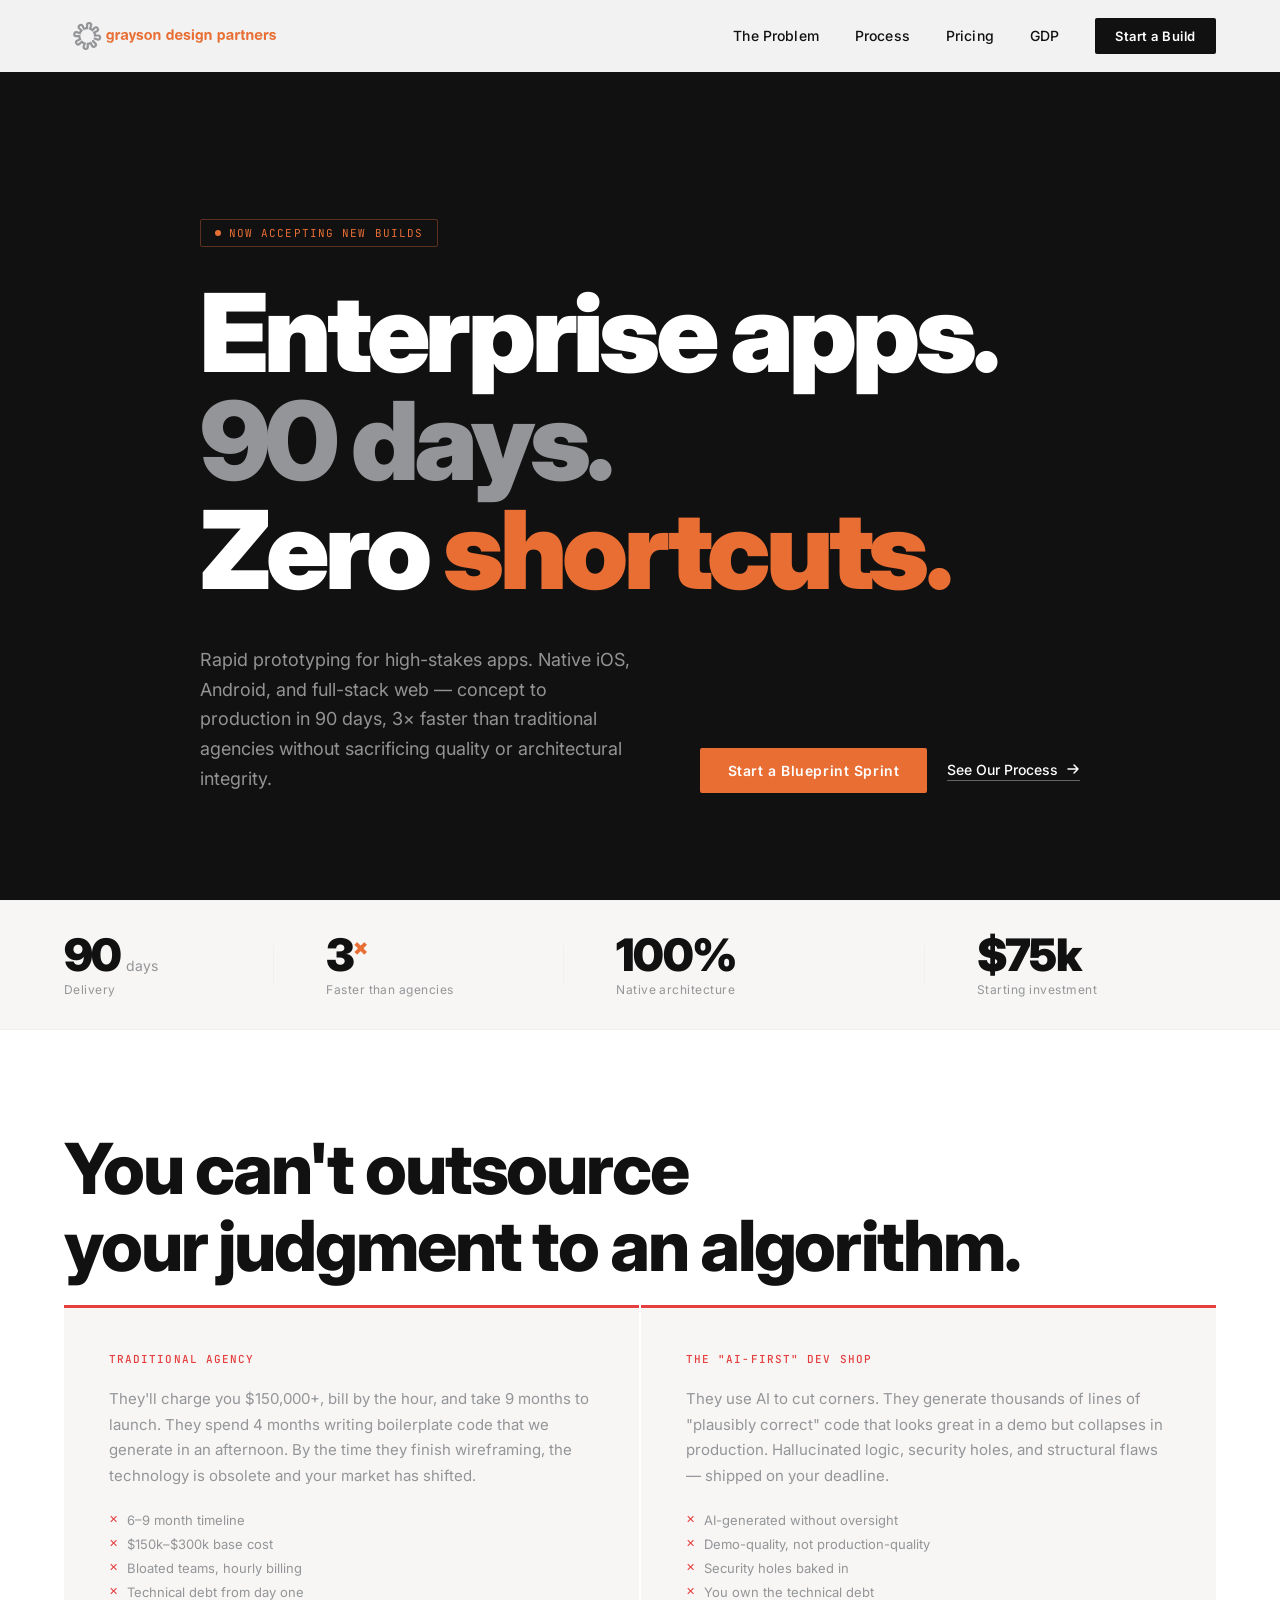
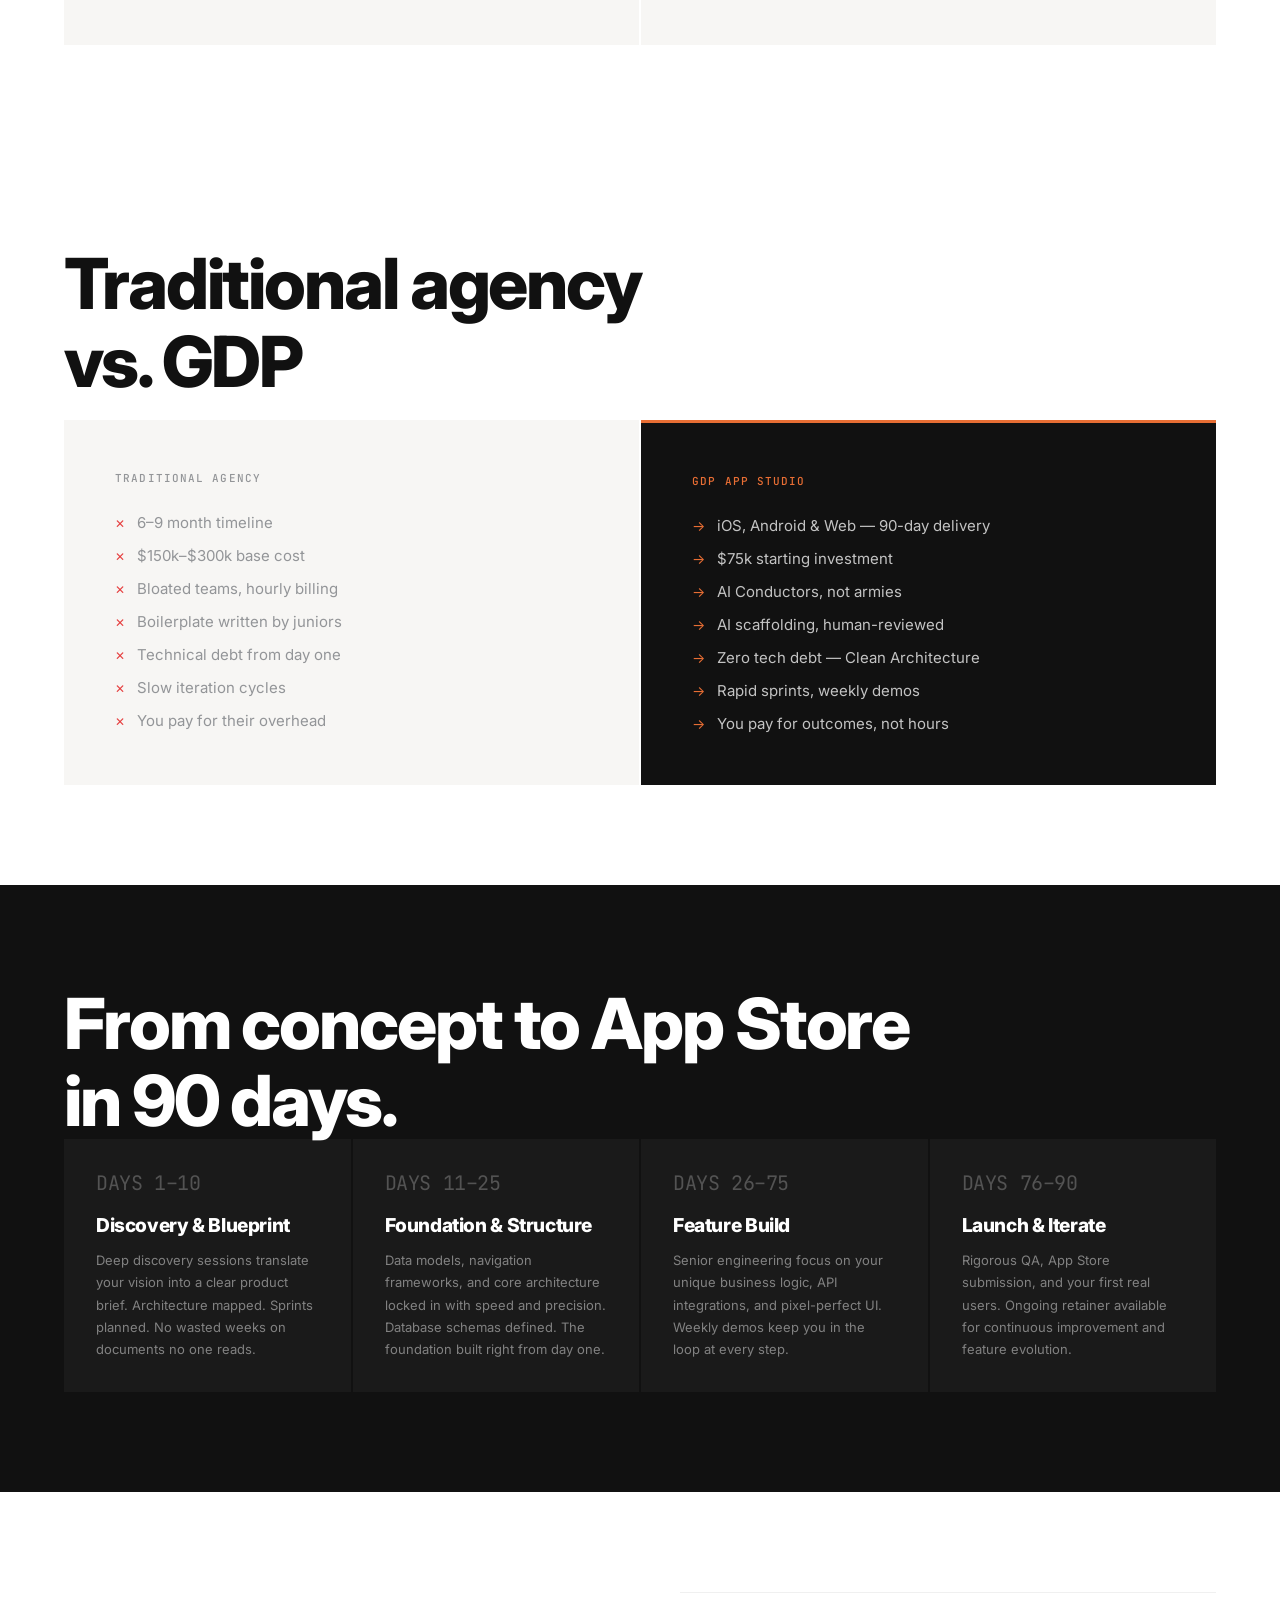
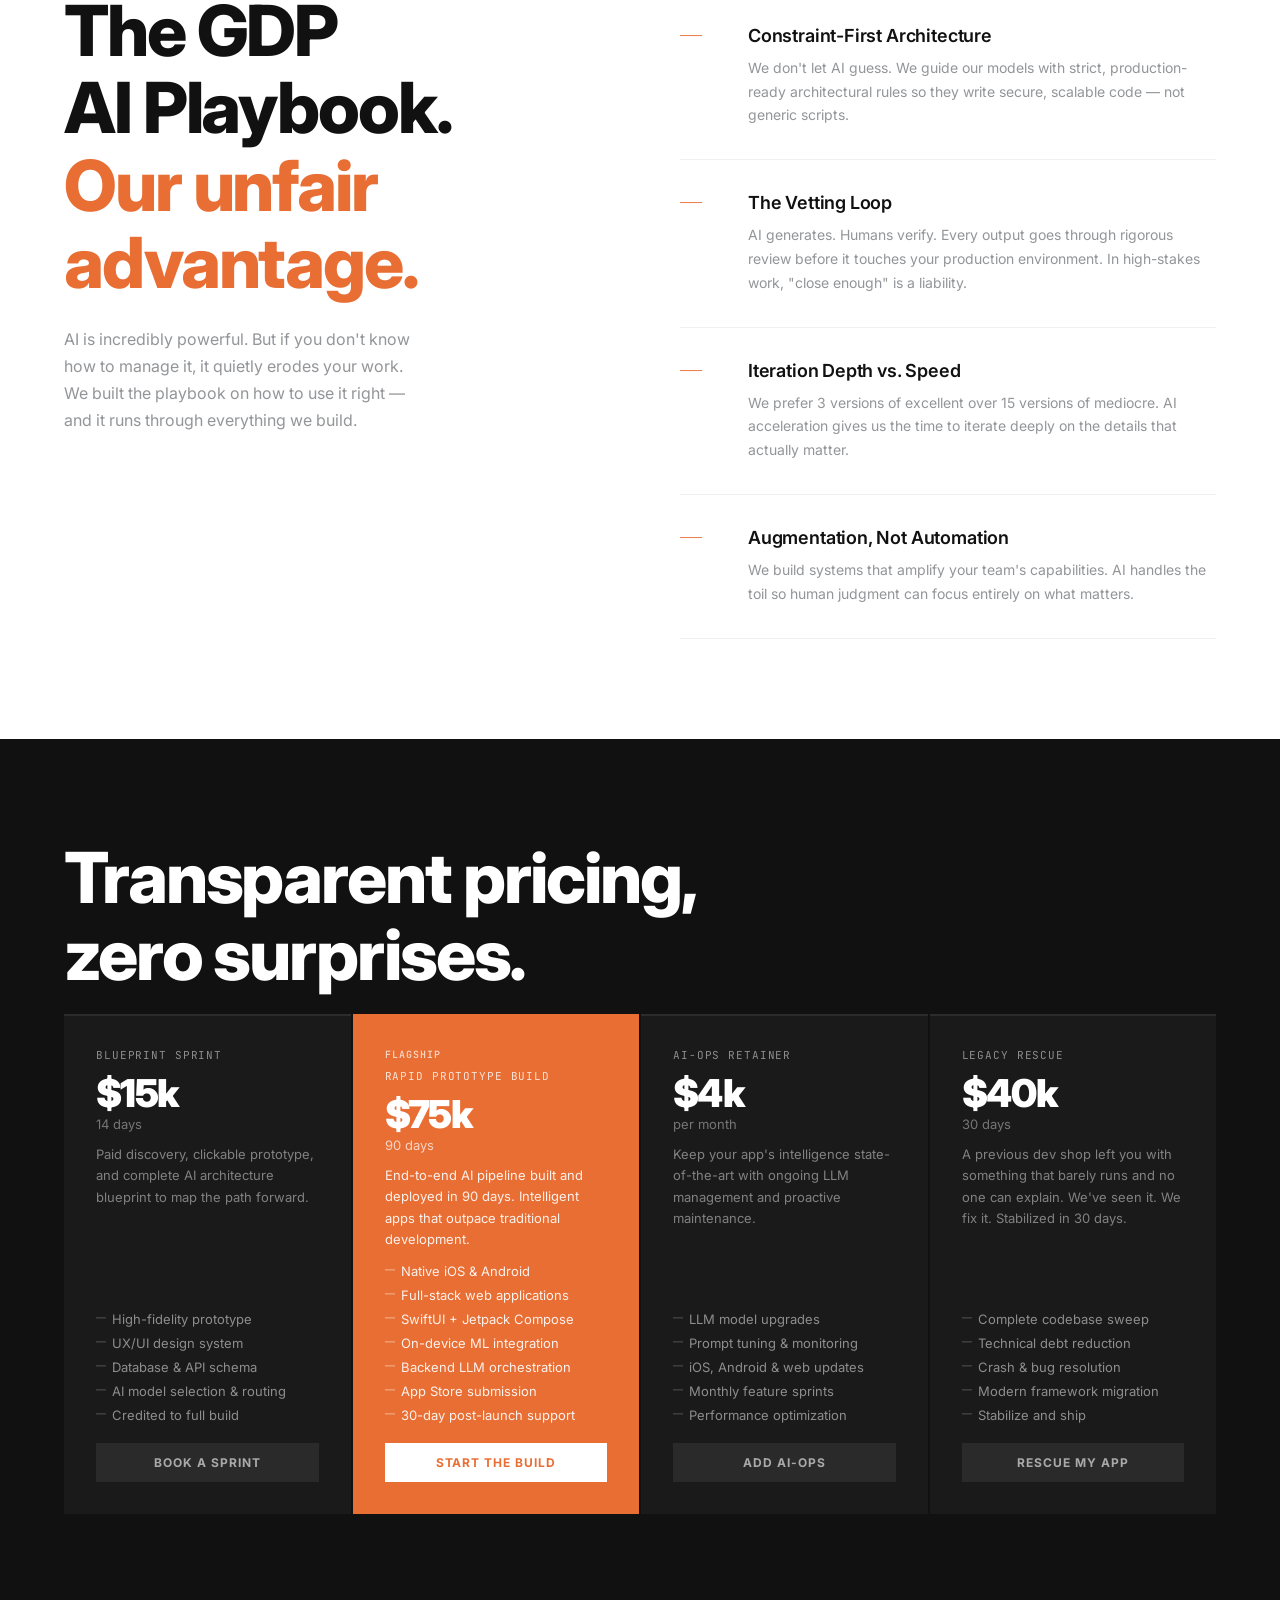
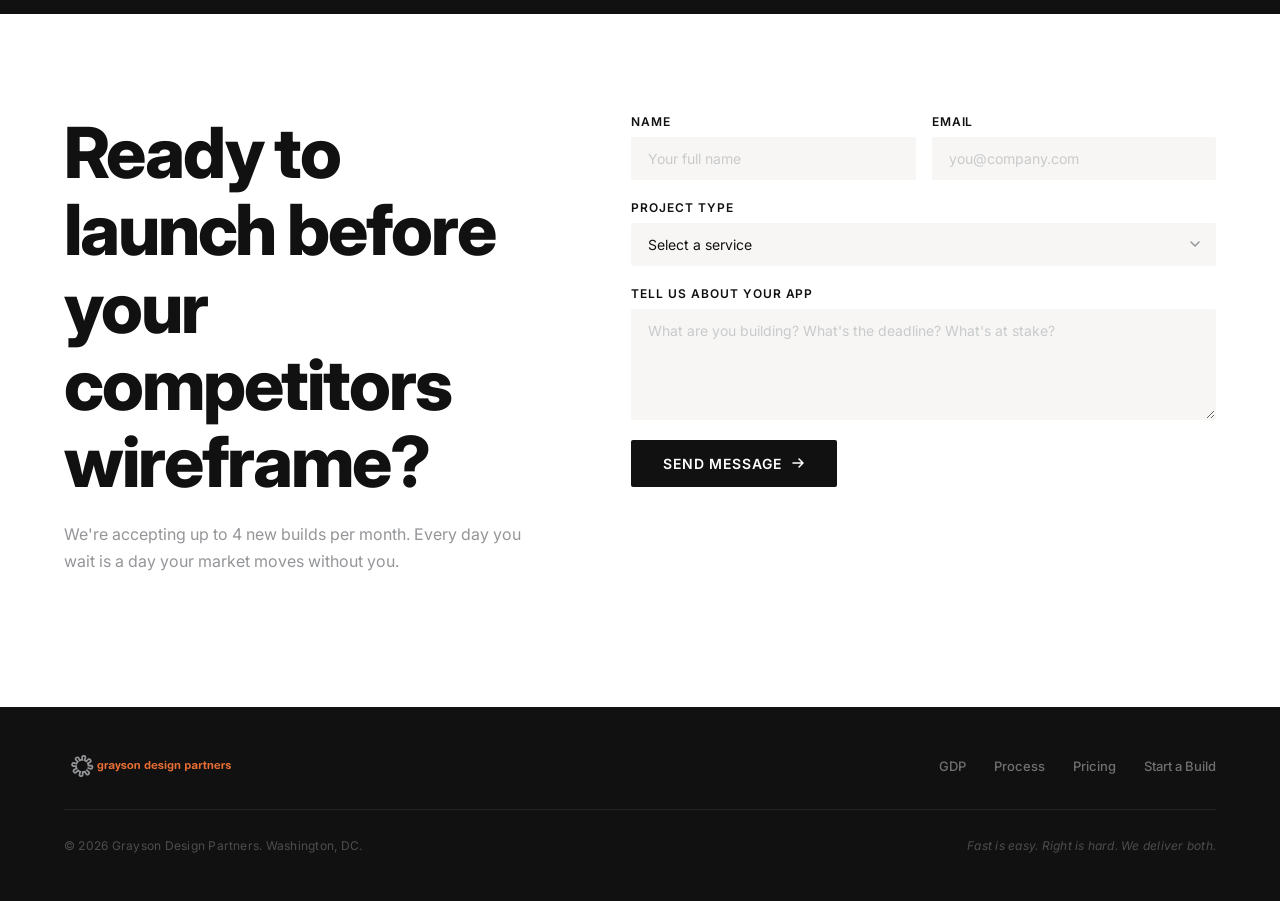
<file: app-studio.html>
<!DOCTYPE html>
<html lang="en">
<head>
  <meta charset="UTF-8">
  <meta name="viewport" content="width=device-width, initial-scale=1.0">
  <title>GDP App Studio — Enterprise Apps in 90 Days | Grayson Design Partners</title>
  <meta name="description" content="GDP App Studio builds enterprise-grade iOS, Android, and full-stack web apps in 90 days. Transparent pricing. Architecturally sound. Washington, DC.">
  <meta name="robots" content="index, follow">
  <meta name="theme-color" content="#e86e34">
  <link rel="canonical" href="https://graysondp.com/app-studio.html">
  <link rel="icon" type="image/svg+xml" href="images/gdp-sun.svg">

  <!-- Open Graph -->
  <meta property="og:type" content="website">
  <meta property="og:site_name" content="Grayson Design Partners">
  <meta property="og:title" content="GDP App Studio — Enterprise Apps in 90 Days">
  <meta property="og:description" content="iOS, Android, and full-stack web apps built and deployed in 90 days. Transparent pricing, architecturally sound. No hourly billing. Washington, DC.">
  <meta property="og:url" content="https://graysondp.com/app-studio.html">
  <meta property="og:image" content="https://graysondp.com/images/gdp-og-studio.webp">
  <meta property="og:image:width" content="1200">
  <meta property="og:image:height" content="630">
  <meta property="og:locale" content="en_US">

  <!-- Twitter Card -->
  <meta name="twitter:card" content="summary_large_image">
  <meta name="twitter:title" content="GDP App Studio — Enterprise Apps in 90 Days">
  <meta name="twitter:description" content="iOS, Android, and full-stack web apps built and deployed in 90 days. No hourly billing. Washington, DC.">
  <meta name="twitter:image" content="https://graysondp.com/images/gdp-og-studio.webp">

  <!-- JSON-LD Structured Data -->
  <script type="application/ld+json">
  {
    "@context": "https://schema.org",
    "@type": "Service",
    "name": "GDP App Studio",
    "provider": {
      "@type": "ProfessionalService",
      "name": "Grayson Design Partners",
      "url": "https://graysondp.com",
      "address": {
        "@type": "PostalAddress",
        "addressLocality": "Washington",
        "addressRegion": "DC",
        "addressCountry": "US"
      }
    },
    "description": "Enterprise-grade iOS, Android, and full-stack web app development delivered in 90 days. Transparent fixed pricing starting at $75k.",
    "offers": [
      { "@type": "Offer", "name": "Blueprint Sprint", "price": "15000", "priceCurrency": "USD" },
      { "@type": "Offer", "name": "Rapid Prototype Build", "price": "75000", "priceCurrency": "USD" },
      { "@type": "Offer", "name": "Legacy Rescue", "price": "40000", "priceCurrency": "USD" }
    ],
    "areaServed": "US",
    "url": "https://graysondp.com/app-studio.html"
  }
  </script>
  <!-- Google Analytics -->
  <script async src="https://www.googletagmanager.com/gtag/js?id=G-GL7MQ8Y8G0"></script>
  <script>
    window.dataLayer = window.dataLayer || [];
    function gtag(){dataLayer.push(arguments);}
    gtag('js', new Date());
    gtag('config', 'G-GL7MQ8Y8G0');
  </script>

  <link rel="preconnect" href="https://fonts.googleapis.com">
  <link rel="preconnect" href="https://fonts.gstatic.com" crossorigin>
  <link href="https://fonts.googleapis.com/css2?family=Inter:wght@300;400;500;600;700;800;900&family=JetBrains+Mono:wght@400;500&display=swap" rel="stylesheet">
  <link rel="stylesheet" href="css/styles.css">
  <link rel="stylesheet" href="css/app-studio.css">
</head>
<body>

  <!-- NAV -->
  <nav class="nav" id="mainNav">
    <div class="nav-inner">
      <a href="index.html" class="nav-logo">
        <img src="images/gdp-logo.svg" alt="Grayson Design Partners" class="logo-svg">
      </a>
      <div class="nav-links">
        <a href="#problem" class="nav-link">The Problem</a>
        <a href="#process" class="nav-link">Process</a>
        <a href="#pricing" class="nav-link">Pricing</a>
        <a href="index.html" class="nav-link">GDP</a>
        <a href="#contact-cta" class="nav-cta">Start a Build</a>
      </div>
      <button class="nav-toggle" id="navToggle" aria-label="Open menu">
        <span></span><span></span>
      </button>
    </div>
  </nav>

  <!-- MOBILE MENU -->
  <div class="mobile-menu" id="mobileMenu">
    <button class="mobile-close" id="mobileClose" aria-label="Close menu">
      <span></span><span></span>
    </button>
    <nav class="mobile-nav">
      <a href="#problem" class="mobile-link">The Problem</a>
      <a href="#process" class="mobile-link">Process</a>
      <a href="#pricing" class="mobile-link">Pricing</a>
      <a href="index.html" class="mobile-link">GDP</a>
      <a href="#contact-cta" class="mobile-link">Start a Build</a>
    </nav>
    <div class="mobile-footer">
      <span>Washington, DC &nbsp;·&nbsp; Est. 2008</span>
    </div>
  </div>

  <!-- HERO -->
  <section class="hero as-hero" id="hero">
    <div class="hero-inner as-hero-inner">
      <div class="as-hero-eyebrow">
        <span class="as-badge">Now Accepting New Builds</span>
      </div>
      <h1 class="hero-headline">
        <span class="hero-line">Enterprise apps.</span>
        <span class="hero-line hero-italic">90 days.</span>
        <span class="hero-line">Zero <em>shortcuts.</em></span>
      </h1>
      <div class="hero-bottom">
        <p class="hero-sub">Rapid prototyping for high-stakes apps. Native iOS, Android, and full-stack web — concept to production in 90 days, 3× faster than traditional agencies without sacrificing quality or architectural integrity.</p>
        <div class="hero-actions">
          <a href="#contact-cta" class="btn-primary">Start a Blueprint Sprint</a>
          <a href="#process" class="btn-ghost">See Our Process
            <svg width="14" height="14" viewBox="0 0 14 14" fill="none"><path d="M2 7h10M8 3l4 4-4 4" stroke="currentColor" stroke-width="1.5" stroke-linecap="round" stroke-linejoin="round"/></svg>
          </a>
        </div>
      </div>
    </div>
  </section>

  <!-- STATS BAR -->
  <div class="as-stats-bar">
    <div class="section-inner as-stats-inner">
      <div class="as-stat">
        <span class="as-stat-num">90</span>
        <span class="as-stat-unit">days</span>
        <span class="as-stat-label">Delivery</span>
      </div>
      <div class="as-stat-div"></div>
      <div class="as-stat">
        <span class="as-stat-num">3<span class="stat-plus">×</span></span>
        <span class="as-stat-unit"></span>
        <span class="as-stat-label">Faster than agencies</span>
      </div>
      <div class="as-stat-div"></div>
      <div class="as-stat">
        <span class="as-stat-num">100%</span>
        <span class="as-stat-unit"></span>
        <span class="as-stat-label">Native architecture</span>
      </div>
      <div class="as-stat-div"></div>
      <div class="as-stat">
        <span class="as-stat-num">$75k</span>
        <span class="as-stat-unit"></span>
        <span class="as-stat-label">Starting investment</span>
      </div>
    </div>
  </div>

  <!-- PROBLEM -->
  <section class="as-section" id="problem">
    <div class="section-inner">
      <h2 class="section-headline reveal">You can't outsource<br>your judgment to an algorithm.</h2>

      <div class="as-problem-grid">
        <div class="as-problem-card reveal">
          <div class="as-problem-label as-problem-bad">Traditional Agency</div>
          <p>They'll charge you $150,000+, bill by the hour, and take 9 months to launch. They spend 4 months writing boilerplate code that we generate in an afternoon. By the time they finish wireframing, the technology is obsolete and your market has shifted.</p>
          <ul class="as-problem-list as-problem-list-bad">
            <li>6–9 month timeline</li>
            <li>$150k–$300k base cost</li>
            <li>Bloated teams, hourly billing</li>
            <li>Technical debt from day one</li>
          </ul>
        </div>
        <div class="as-problem-card reveal">
          <div class="as-problem-label as-problem-bad">The "AI-First" Dev Shop</div>
          <p>They use AI to cut corners. They generate thousands of lines of "plausibly correct" code that looks great in a demo but collapses in production. Hallucinated logic, security holes, and structural flaws — shipped on your deadline.</p>
          <ul class="as-problem-list as-problem-list-bad">
            <li>AI-generated without oversight</li>
            <li>Demo-quality, not production-quality</li>
            <li>Security holes baked in</li>
            <li>You own the technical debt</li>
          </ul>
        </div>
      </div>
    </div>
  </section>

  <!-- COMPARISON -->
  <section class="as-section" id="comparison">
    <div class="section-inner">
      <h2 class="section-headline reveal">Traditional agency<br>vs. GDP</h2>

      <div class="as-comparison-grid">
        <div class="as-comp-card as-comp-bad reveal">
          <div class="as-comp-header">Traditional Agency</div>
          <ul class="as-comp-list">
            <li><span class="as-comp-x">✕</span> 6–9 month timeline</li>
            <li><span class="as-comp-x">✕</span> $150k–$300k base cost</li>
            <li><span class="as-comp-x">✕</span> Bloated teams, hourly billing</li>
            <li><span class="as-comp-x">✕</span> Boilerplate written by juniors</li>
            <li><span class="as-comp-x">✕</span> Technical debt from day one</li>
            <li><span class="as-comp-x">✕</span> Slow iteration cycles</li>
            <li><span class="as-comp-x">✕</span> You pay for their overhead</li>
          </ul>
        </div>
        <div class="as-comp-card as-comp-good reveal">
          <div class="as-comp-header as-comp-header-good">GDP App Studio</div>
          <ul class="as-comp-list">
            <li><span class="as-comp-check">→</span> iOS, Android &amp; Web — 90-day delivery</li>
            <li><span class="as-comp-check">→</span> $75k starting investment</li>
            <li><span class="as-comp-check">→</span> AI Conductors, not armies</li>
            <li><span class="as-comp-check">→</span> AI scaffolding, human-reviewed</li>
            <li><span class="as-comp-check">→</span> Zero tech debt — Clean Architecture</li>
            <li><span class="as-comp-check">→</span> Rapid sprints, weekly demos</li>
            <li><span class="as-comp-check">→</span> You pay for outcomes, not hours</li>
          </ul>
        </div>
      </div>
    </div>
  </section>

  <!-- PROCESS -->
  <section class="as-section as-section-dark" id="process">
    <div class="section-inner">
      <h2 class="section-headline as-headline-light reveal">From concept to App Store<br>in 90 days.</h2>

      <div class="as-process-grid">
        <div class="as-process-step reveal">
          <div class="as-ps-time">Days 1–10</div>
          <h3>Discovery &amp; Blueprint</h3>
          <p>Deep discovery sessions translate your vision into a clear product brief. Architecture mapped. Sprints planned. No wasted weeks on documents no one reads.</p>
        </div>
        <div class="as-process-step reveal">
          <div class="as-ps-time">Days 11–25</div>
          <h3>Foundation &amp; Structure</h3>
          <p>Data models, navigation frameworks, and core architecture locked in with speed and precision. Database schemas defined. The foundation built right from day one.</p>
        </div>
        <div class="as-process-step reveal">
          <div class="as-ps-time">Days 26–75</div>
          <h3>Feature Build</h3>
          <p>Senior engineering focus on your unique business logic, API integrations, and pixel-perfect UI. Weekly demos keep you in the loop at every step.</p>
        </div>
        <div class="as-process-step reveal">
          <div class="as-ps-time">Days 76–90</div>
          <h3>Launch &amp; Iterate</h3>
          <p>Rigorous QA, App Store submission, and your first real users. Ongoing retainer available for continuous improvement and feature evolution.</p>
        </div>
      </div>
    </div>
  </section>

  <!-- THE PLAYBOOK -->
  <section class="approach" id="playbook">
    <div class="section-inner">
      <div class="approach-layout">
        <div class="approach-left">
          <h2 class="section-headline reveal">The GDP<br>AI Playbook.<br><em>Our unfair<br>advantage.</em></h2>
          <p class="approach-sub reveal">AI is incredibly powerful. But if you don't know how to manage it, it quietly erodes your work. We built the playbook on how to use it right — and it runs through everything we build.</p>
        </div>
        <div class="approach-right">
          <div class="pb-item reveal">
            <div class="pb-num">01</div>
            <div class="pb-body">
              <h3>Constraint-First Architecture</h3>
              <p>We don't let AI guess. We guide our models with strict, production-ready architectural rules so they write secure, scalable code — not generic scripts.</p>
            </div>
          </div>
          <div class="pb-item reveal">
            <div class="pb-num">02</div>
            <div class="pb-body">
              <h3>The Vetting Loop</h3>
              <p>AI generates. Humans verify. Every output goes through rigorous review before it touches your production environment. In high-stakes work, "close enough" is a liability.</p>
            </div>
          </div>
          <div class="pb-item reveal">
            <div class="pb-num">03</div>
            <div class="pb-body">
              <h3>Iteration Depth vs. Speed</h3>
              <p>We prefer 3 versions of excellent over 15 versions of mediocre. AI acceleration gives us the time to iterate deeply on the details that actually matter.</p>
            </div>
          </div>
          <div class="pb-item reveal">
            <div class="pb-num">04</div>
            <div class="pb-body">
              <h3>Augmentation, Not Automation</h3>
              <p>We build systems that amplify your team's capabilities. AI handles the toil so human judgment can focus entirely on what matters.</p>
            </div>
          </div>
        </div>
      </div>
    </div>
  </section>


  <!-- PRICING -->
  <section class="as-section as-section-dark" id="pricing">
    <div class="section-inner">
      <h2 class="section-headline as-headline-light reveal">Transparent pricing,<br>zero surprises.</h2>

      <div class="as-pricing-grid">

        <div class="as-price-card reveal">
          <div class="as-price-tier">Blueprint Sprint</div>
          <div class="as-price-num">$15k</div>
          <div class="as-price-period">14 days</div>
          <p class="as-price-desc">Paid discovery, clickable prototype, and complete AI architecture blueprint to map the path forward.</p>
          <ul class="as-price-list">
            <li>High-fidelity prototype</li>
            <li>UX/UI design system</li>
            <li>Database &amp; API schema</li>
            <li>AI model selection &amp; routing</li>
            <li>Credited to full build</li>
          </ul>
          <a href="#contact-cta" class="as-price-cta as-price-cta-ghost">Book a Sprint</a>
        </div>

        <div class="as-price-card as-price-featured reveal">
          <div class="as-price-flag">Flagship</div>
          <div class="as-price-tier">Rapid Prototype Build</div>
          <div class="as-price-num">$75k</div>
          <div class="as-price-period">90 days</div>
          <p class="as-price-desc">End-to-end AI pipeline built and deployed in 90 days. Intelligent apps that outpace traditional development.</p>
          <ul class="as-price-list">
            <li>Native iOS &amp; Android</li>
            <li>Full-stack web applications</li>
            <li>SwiftUI + Jetpack Compose</li>
            <li>On-device ML integration</li>
            <li>Backend LLM orchestration</li>
            <li>App Store submission</li>
            <li>30-day post-launch support</li>
          </ul>
          <a href="#contact-cta" class="as-price-cta as-price-cta-primary">Start the Build</a>
        </div>

        <div class="as-price-card reveal">
          <div class="as-price-tier">AI-Ops Retainer</div>
          <div class="as-price-num">$4k</div>
          <div class="as-price-period">per month</div>
          <p class="as-price-desc">Keep your app's intelligence state-of-the-art with ongoing LLM management and proactive maintenance.</p>
          <ul class="as-price-list">
            <li>LLM model upgrades</li>
            <li>Prompt tuning &amp; monitoring</li>
            <li>iOS, Android &amp; web updates</li>
            <li>Monthly feature sprints</li>
            <li>Performance optimization</li>
          </ul>
          <a href="#contact-cta" class="as-price-cta as-price-cta-ghost">Add AI-Ops</a>
        </div>

        <div class="as-price-card reveal">
          <div class="as-price-tier">Legacy Rescue</div>
          <div class="as-price-num">$40k</div>
          <div class="as-price-period">30 days</div>
          <p class="as-price-desc">A previous dev shop left you with something that barely runs and no one can explain. We've seen it. We fix it. Stabilized in 30 days.</p>
          <ul class="as-price-list">
            <li>Complete codebase sweep</li>
            <li>Technical debt reduction</li>
            <li>Crash &amp; bug resolution</li>
            <li>Modern framework migration</li>
            <li>Stabilize and ship</li>
          </ul>
          <a href="#contact-cta" class="as-price-cta as-price-cta-ghost">Rescue My App</a>
        </div>

      </div>
    </div>
  </section>

  <!-- CTA -->
  <section class="contact" id="contact-cta">
    <div class="section-inner">
      <div class="contact-layout">
        <div class="contact-left">
          <h2 class="section-headline reveal">Ready to launch before<br>your competitors wireframe?</h2>
          <p class="contact-sub reveal">We're accepting up to 4 new builds per month. Every day you wait is a day your market moves without you.</p>
        </div>
        <div class="contact-right">
          <form class="contact-form" id="contactForm">
            <div class="form-row">
              <div class="form-group">
                <label for="name">Name</label>
                <input type="text" id="name" name="name" placeholder="Your full name" required>
              </div>
              <div class="form-group">
                <label for="email">Email</label>
                <input type="email" id="email" name="email" placeholder="you@company.com" required>
              </div>
            </div>
            <div class="form-group">
              <label for="project">Project Type</label>
              <select id="project" name="project">
                <option value="">Select a service</option>
                <option>Blueprint Sprint ($10k / 14 days)</option>
                <option>Rapid Prototype Build ($75k / 90 days)</option>
                <option>AI-Ops Retainer ($4k / month)</option>
                <option>Legacy Code Rescue ($40k / 30 days)</option>
                <option>Not Sure Yet</option>
              </select>
            </div>
            <div class="form-group">
              <label for="message">Tell Us About Your App</label>
              <textarea id="message" name="message" rows="5" placeholder="What are you building? What's the deadline? What's at stake?" required></textarea>
            </div>
            <button type="submit" class="btn-submit">
              Send Message
              <svg width="14" height="14" viewBox="0 0 14 14" fill="none"><path d="M2 7h10M8 3l4 4-4 4" stroke="currentColor" stroke-width="1.5" stroke-linecap="round" stroke-linejoin="round"/></svg>
            </button>
            <p class="form-success" id="formSuccess" hidden>Message sent. We'll be in touch shortly.</p>
          </form>
        </div>
      </div>
    </div>
  </section>

  <!-- FOOTER -->
  <footer class="footer">
    <div class="footer-inner">
      <div class="footer-top">
        <a href="#hero"><img src="images/gdp-logo.svg" alt="Grayson Design Partners" class="logo-svg footer-logo-svg"></a>
        <nav class="footer-nav">
          <a href="index.html">GDP</a>
          <a href="#process">Process</a>
          <a href="#pricing">Pricing</a>
          <a href="#contact-cta">Start a Build</a>
        </nav>
      </div>
      <div class="footer-bottom">
        <span>© 2026 Grayson Design Partners. Washington, DC.</span>
        <span class="footer-tagline">Fast is easy. Right is hard. We deliver both.</span>
      </div>
    </div>
  </footer>

  <script src="js/main.js"></script>
</body>
</html>
</file>
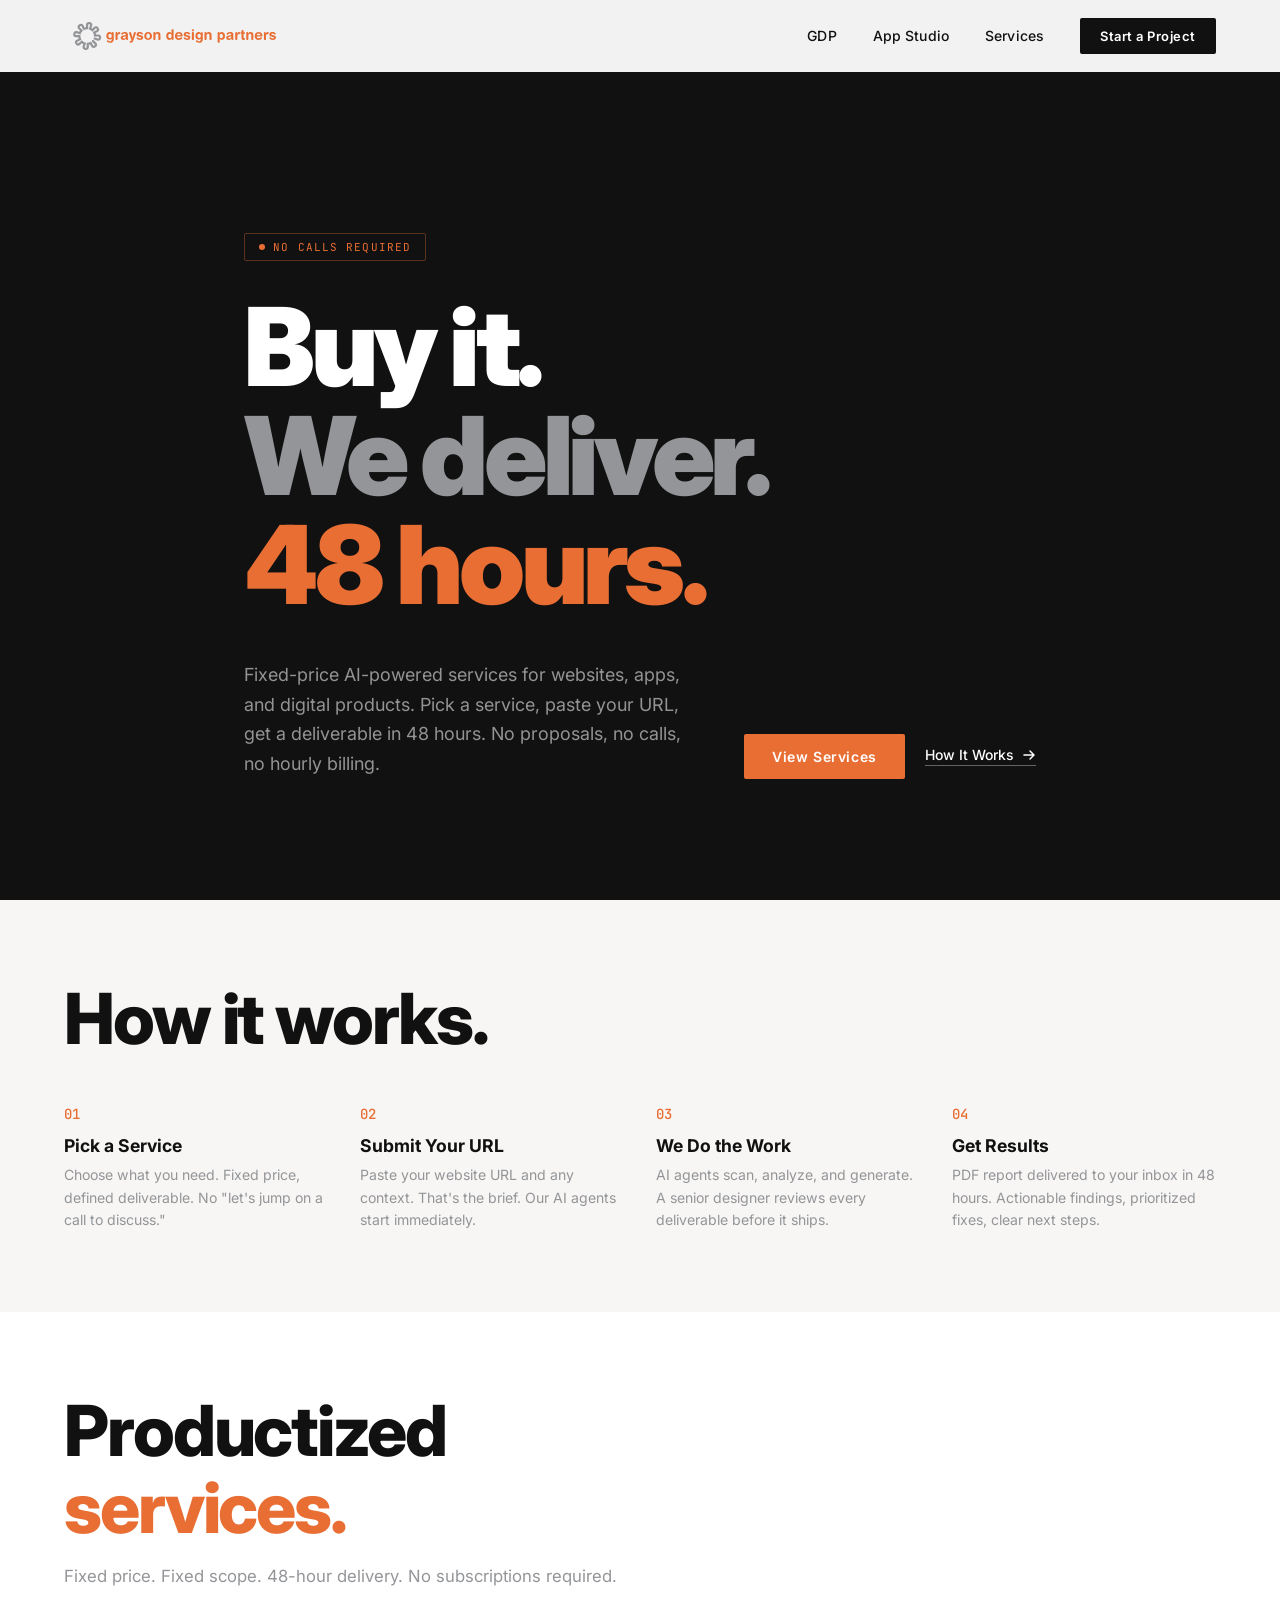
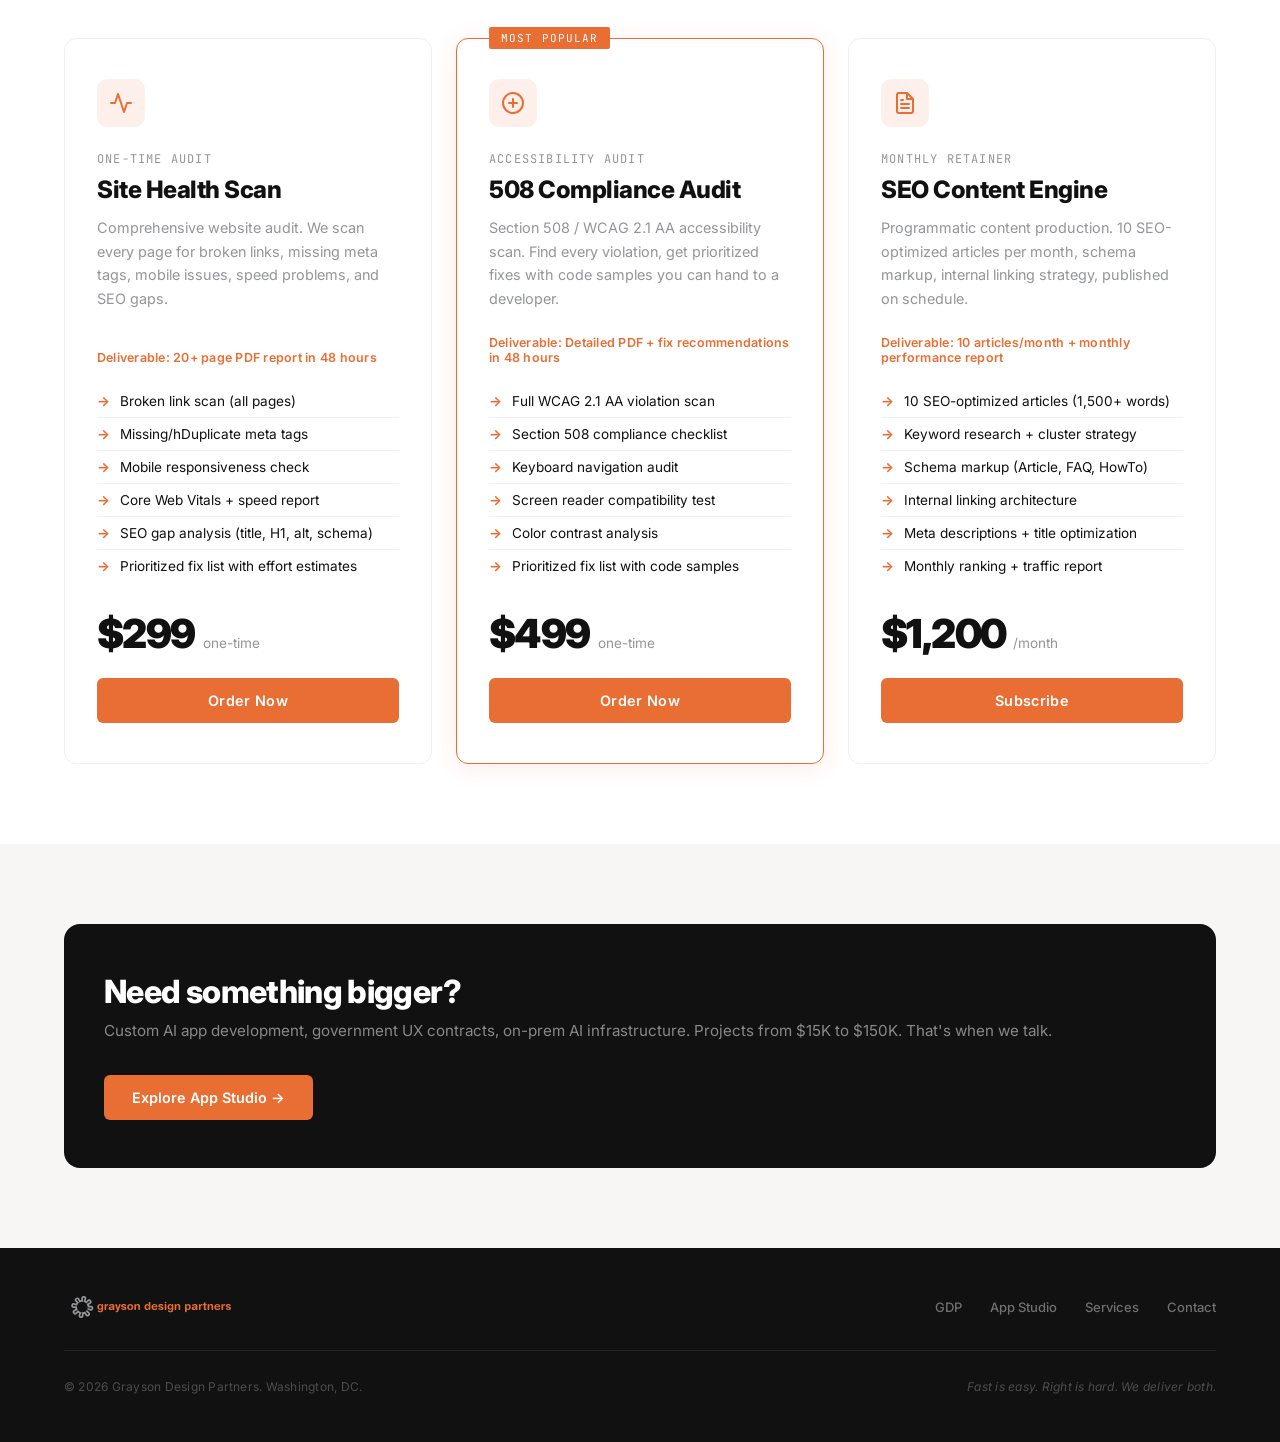
<file: services.html>
<!DOCTYPE html>
<html lang="en">
<head>
  <meta charset="UTF-8">
  <meta name="viewport" content="width=device-width, initial-scale=1.0">
  <title>GDP Services — Productized AI Design &amp; Development | Grayson Design Partners</title>
  <meta name="description" content="Fixed-price AI-powered services. Site health scans, 508 compliance audits, SEO content engines. Buy online, get results in 48 hours. No calls required.">
  <meta name="robots" content="index, follow">
  <meta name="theme-color" content="#e86e34">
  <link rel="canonical" href="https://graysondp.com/services.html">
  <link rel="icon" type="image/svg+xml" href="images/gdp-sun.svg">

  <!-- Open Graph -->
  <meta property="og:type" content="website">
  <meta property="og:site_name" content="Grayson Design Partners">
  <meta property="og:title" content="GDP Services — Productized AI Design &amp; Development">
  <meta property="og:description" content="Fixed-price AI-powered services. Buy online, get results in 48 hours. No calls required.">
  <meta property="og:url" content="https://graysondp.com/services.html">
  <meta property="og:image" content="https://graysondp.com/images/gdp-og.webp">
  <meta property="og:image:width" content="1200">
  <meta property="og:image:height" content="630">
  <meta property="og:locale" content="en_US">

  <!-- Twitter Card -->
  <meta name="twitter:card" content="summary_large_image">
  <meta name="twitter:title" content="GDP Services — Productized AI Design &amp; Development">
  <meta name="twitter:description" content="Fixed-price AI-powered services. Buy online, get results in 48 hours. No calls required.">
  <meta name="twitter:image" content="https://graysondp.com/images/gdp-og.webp">

  <!-- JSON-LD -->
  <script type="application/ld+json">
  {
    "@context": "https://schema.org",
    "@type": "ItemList",
    "name": "GDP Productized Services",
    "provider": {
      "@type": "ProfessionalService",
      "name": "Grayson Design Partners",
      "url": "https://graysondp.com"
    },
    "itemListElement": [
      {
        "@type": "ListItem",
        "position": 1,
        "item": {
          "@type": "Service",
          "name": "Site Health Scan",
          "description": "Comprehensive website audit: broken links, missing meta tags, mobile issues, speed report, SEO gaps. Delivered as PDF in 48 hours.",
          "offers": { "@type": "Offer", "price": "299", "priceCurrency": "USD" }
        }
      },
      {
        "@type": "ListItem",
        "position": 2,
        "item": {
          "@type": "Service",
          "name": "508 Compliance Audit",
          "description": "Section 508 / WCAG 2.1 accessibility scan with prioritized fix recommendations and code samples. Delivered as PDF in 48 hours.",
          "offers": { "@type": "Offer", "price": "499", "priceCurrency": "USD" }
        }
      },
      {
        "@type": "ListItem",
        "position": 3,
        "item": {
          "@type": "Service",
          "name": "SEO Content Engine",
          "description": "Programmatic content cluster: 10 SEO-optimized articles, schema markup, internal linking strategy. Monthly delivery.",
          "offers": { "@type": "Offer", "price": "1200", "priceCurrency": "USD" }
        }
      }
    ]
  }
  </script>

  <!-- Google Analytics -->
  <script async src="https://www.googletagmanager.com/gtag/js?id=G-GL7MQ8Y8G0"></script>
  <script>
    window.dataLayer = window.dataLayer || [];
    function gtag(){dataLayer.push(arguments);}
    gtag('js', new Date());
    gtag('config', 'G-GL7MQ8Y8G0');
  </script>

  <link rel="preconnect" href="https://fonts.googleapis.com">
  <link rel="preconnect" href="https://fonts.gstatic.com" crossorigin>
  <link href="https://fonts.googleapis.com/css2?family=Inter:wght@300;400;500;600;700;800;900&family=JetBrains+Mono:wght@400;500&display=swap" rel="stylesheet">
  <link rel="stylesheet" href="css/styles.css">
  <link rel="stylesheet" href="css/app-studio.css">
  <style>
    /* ── SERVICES PAGE SPECIFIC ─────────────────────────── */
    .sv-hero { background: var(--dark); }
    .sv-hero::before { background: rgba(255,255,255,0.04); }
    .sv-hero .hero-headline { color: var(--white); }
    .sv-hero .hero-italic { color: var(--gray); }
    .sv-hero .hero-headline em { color: var(--orange); }
    .sv-hero .hero-sub { color: rgba(255,255,255,0.55); }
    .sv-hero .btn-ghost { color: var(--white); border-color: rgba(255,255,255,0.35); }
    .sv-hero .btn-ghost:hover { color: var(--orange); border-color: var(--orange); }
    .sv-hero-inner { padding-top: 100px; }

    .sv-section { padding: 80px 0; background: var(--white); }
    .sv-section-dark { background: var(--dark); }
    .sv-section-off { background: var(--off-white); }

    /* ── SERVICE CARDS ──────────────────────────────────── */
    .sv-grid {
      display: grid;
      grid-template-columns: repeat(3, 1fr);
      gap: 24px;
      margin-top: 48px;
    }
    @media (max-width: 900px) { .sv-grid { grid-template-columns: 1fr; } }

    .sv-card {
      background: var(--white);
      border: 1px solid var(--gray-xlt);
      border-radius: 12px;
      padding: 40px 32px;
      display: flex;
      flex-direction: column;
      position: relative;
      transition: transform 0.3s var(--ease-out), box-shadow 0.3s var(--ease-out);
    }
    .sv-card:hover {
      transform: translateY(-4px);
      box-shadow: 0 12px 40px rgba(0,0,0,0.08);
    }
    .sv-card-featured {
      border-color: var(--orange);
      box-shadow: 0 4px 24px rgba(232,110,52,0.12);
    }
    .sv-card-flag {
      position: absolute;
      top: -12px;
      left: 32px;
      background: var(--orange);
      color: var(--white);
      font-family: var(--font-mono);
      font-size: 11px;
      letter-spacing: 0.1em;
      text-transform: uppercase;
      padding: 4px 12px;
      border-radius: 2px;
    }

    .sv-icon {
      width: 48px;
      height: 48px;
      border-radius: 10px;
      background: rgba(232,110,52,0.1);
      display: flex;
      align-items: center;
      justify-content: center;
      margin-bottom: 24px;
    }
    .sv-icon svg { width: 24px; height: 24px; stroke: var(--orange); }

    .sv-card-tier {
      font-family: var(--font-mono);
      font-size: 12px;
      letter-spacing: 0.1em;
      text-transform: uppercase;
      color: var(--gray);
      margin-bottom: 8px;
    }
    .sv-card-name {
      font-family: var(--font-serif);
      font-size: 1.5rem;
      font-weight: 800;
      letter-spacing: -0.02em;
      color: var(--dark);
      margin-bottom: 12px;
    }
    .sv-card-desc {
      font-size: 0.9rem;
      line-height: 1.65;
      color: var(--gray);
      margin-bottom: 24px;
      flex: 1;
    }
    .sv-card-deliver {
      font-size: 0.78rem;
      color: var(--orange);
      font-weight: 600;
      margin-bottom: 20px;
      letter-spacing: 0.02em;
    }
    .sv-card-list {
      list-style: none;
      margin-bottom: 32px;
    }
    .sv-card-list li {
      font-size: 0.85rem;
      color: var(--dark);
      padding: 8px 0;
      border-bottom: 1px solid var(--gray-xlt);
      display: flex;
      align-items: flex-start;
      gap: 10px;
    }
    .sv-card-list li:last-child { border-bottom: none; }
    .sv-card-list li::before {
      content: '→';
      color: var(--orange);
      font-weight: 700;
      flex-shrink: 0;
    }

    .sv-price-row {
      display: flex;
      align-items: baseline;
      gap: 8px;
      margin-bottom: 24px;
    }
    .sv-price {
      font-family: var(--font-serif);
      font-size: 2.5rem;
      font-weight: 900;
      letter-spacing: -0.04em;
      color: var(--dark);
      line-height: 1;
    }
    .sv-price-period {
      font-size: 0.85rem;
      color: var(--gray);
    }

    .sv-cta {
      display: block;
      text-align: center;
      padding: 14px 24px;
      border-radius: 6px;
      font-size: 0.9rem;
      font-weight: 600;
      letter-spacing: 0.02em;
      transition: all 0.2s var(--ease-out);
      cursor: pointer;
      border: none;
      width: 100%;
    }
    .sv-cta-primary {
      background: var(--orange);
      color: var(--white);
    }
    .sv-cta-primary:hover { background: #d45a1f; }
    .sv-cta-ghost {
      background: transparent;
      color: var(--dark);
      border: 1px solid var(--gray-xlt);
    }
    .sv-cta-ghost:hover { border-color: var(--orange); color: var(--orange); }

    /* ── HOW IT WORKS ───────────────────────────────────── */
    .sv-steps {
      display: grid;
      grid-template-columns: repeat(4, 1fr);
      gap: 32px;
      margin-top: 48px;
    }
    @media (max-width: 900px) { .sv-steps { grid-template-columns: 1fr 1fr; } }
    @media (max-width: 600px) { .sv-steps { grid-template-columns: 1fr; } }

    .sv-step {
      text-align: left;
    }
    .sv-step-num {
      font-family: var(--font-mono);
      font-size: 14px;
      font-weight: 500;
      color: var(--orange);
      margin-bottom: 12px;
    }
    .sv-step h3 {
      font-size: 1.1rem;
      font-weight: 700;
      color: var(--dark);
      margin-bottom: 8px;
    }
    .sv-step p {
      font-size: 0.88rem;
      line-height: 1.6;
      color: var(--gray);
    }

    /* ── ENTERPRISE CTA ─────────────────────────────────── */
    .sv-enterprise {
      background: var(--dark);
      border-radius: 16px;
      padding: 48px 40px;
      display: flex;
      align-items: center;
      justify-content: space-between;
      gap: 32px;
      flex-wrap: wrap;
    }
    .sv-enterprise-left h3 {
      font-family: var(--font-serif);
      font-size: clamp(1.5rem, 3vw, 2rem);
      font-weight: 800;
      color: var(--white);
      letter-spacing: -0.02em;
      margin-bottom: 8px;
    }
    .sv-enterprise-left p {
      font-size: 0.95rem;
      color: rgba(255,255,255,0.5);
      line-height: 1.6;
    }
    .sv-enterprise-cta {
      background: var(--orange);
      color: var(--white);
      padding: 14px 28px;
      border-radius: 6px;
      font-size: 0.9rem;
      font-weight: 600;
      white-space: nowrap;
      transition: background 0.2s;
    }
    .sv-enterprise-cta:hover { background: #d45a1f; }

    /* ── CHECKOUT MODAL ─────────────────────────────────── */
    .sv-modal-overlay {
      position: fixed;
      inset: 0;
      background: rgba(0,0,0,0.6);
      backdrop-filter: blur(4px);
      z-index: 9999;
      display: none;
      align-items: center;
      justify-content: center;
      padding: 24px;
    }
    .sv-modal-overlay.open { display: flex; }
    .sv-modal {
      background: var(--white);
      border-radius: 16px;
      max-width: 480px;
      width: 100%;
      padding: 40px;
      position: relative;
      max-height: 90vh;
      overflow-y: auto;
    }
    .sv-modal-close {
      position: absolute;
      top: 16px;
      right: 16px;
      width: 32px;
      height: 32px;
      border-radius: 50%;
      background: var(--gray-xlt);
      display: flex;
      align-items: center;
      justify-content: center;
      cursor: pointer;
      font-size: 18px;
      color: var(--gray);
      transition: background 0.2s;
    }
    .sv-modal-close:hover { background: var(--gray-lt); }
    .sv-modal h3 {
      font-family: var(--font-serif);
      font-size: 1.5rem;
      font-weight: 800;
      color: var(--dark);
      margin-bottom: 8px;
    }
    .sv-modal-price {
      font-size: 2rem;
      font-weight: 900;
      color: var(--orange);
      margin-bottom: 24px;
    }
    .sv-modal form { display: flex; flex-direction: column; gap: 16px; }
    .sv-modal .form-group { display: flex; flex-direction: column; gap: 6px; }
    .sv-modal label {
      font-size: 0.8rem;
      font-weight: 500;
      color: var(--gray);
      letter-spacing: 0.02em;
    }
    .sv-modal input, .sv-modal textarea, .sv-modal select {
      padding: 12px 14px;
      border: 1px solid var(--gray-xlt);
      border-radius: 6px;
      font-family: var(--font-sans);
      font-size: 0.9rem;
      color: var(--dark);
      transition: border-color 0.2s;
    }
    .sv-modal input:focus, .sv-modal textarea:focus, .sv-modal select:focus {
      outline: none;
      border-color: var(--orange);
    }
    .sv-modal .btn-submit {
      background: var(--orange);
      color: var(--white);
      padding: 14px;
      border: none;
      border-radius: 6px;
      font-size: 0.95rem;
      font-weight: 600;
      cursor: pointer;
      transition: background 0.2s;
      margin-top: 8px;
    }
    .sv-modal .btn-submit:hover { background: #d45a1f; }
    .sv-modal .sv-modal-note {
      font-size: 0.78rem;
      color: var(--gray);
      text-align: center;
      margin-top: 16px;
      line-height: 1.5;
    }
    .sv-modal-success {
      text-align: center;
      padding: 24px 0;
    }
    .sv-modal-success h3 { margin-bottom: 16px; }
    .sv-modal-success p { color: var(--gray); line-height: 1.6; font-size: 0.95rem; }
    .sv-modal-success .sv-check {
      width: 56px;
      height: 56px;
      border-radius: 50%;
      background: rgba(232,110,52,0.1);
      margin: 0 auto 20px;
      display: flex;
      align-items: center;
      justify-content: center;
    }
    .sv-modal-success .sv-check svg { width: 28px; height: 28px; stroke: var(--orange); }
  </style>
</head>
<body>

  <!-- NAV -->
  <nav class="nav" id="mainNav">
    <div class="nav-inner">
      <a href="index.html" class="nav-logo">
        <img src="images/gdp-logo.svg" alt="Grayson Design Partners" class="logo-svg">
      </a>
      <div class="nav-links">
        <a href="index.html" class="nav-link">GDP</a>
        <a href="app-studio.html" class="nav-link">App Studio</a>
        <a href="services.html" class="nav-link">Services</a>
        <a href="index.html#contact" class="nav-cta">Start a Project</a>
      </div>
      <button class="nav-toggle" id="navToggle" aria-label="Open menu">
        <span></span><span></span>
      </button>
    </div>
  </nav>

  <!-- MOBILE MENU -->
  <div class="mobile-menu" id="mobileMenu">
    <button class="mobile-close" id="mobileClose" aria-label="Close menu">
      <span></span><span></span>
    </button>
    <nav class="mobile-nav">
      <a href="index.html" class="mobile-link">GDP</a>
      <a href="app-studio.html" class="mobile-link">App Studio</a>
      <a href="services.html" class="mobile-link">Services</a>
      <a href="index.html#contact" class="mobile-link">Contact</a>
    </nav>
    <div class="mobile-footer">
      <span>Washington, DC &nbsp;·&nbsp; Est. 2008</span>
    </div>
  </div>

  <!-- HERO -->
  <section class="hero sv-hero" id="hero">
    <div class="hero-inner sv-hero-inner">
      <div class="as-hero-eyebrow">
        <span class="as-badge">No Calls Required</span>
      </div>
      <h1 class="hero-headline">
        <span class="hero-line">Buy it.</span>
        <span class="hero-line hero-italic">We deliver.</span>
        <span class="hero-line"><em>48 hours.</em></span>
      </h1>
      <div class="hero-bottom">
        <p class="hero-sub">Fixed-price AI-powered services for websites, apps, and digital products. Pick a service, paste your URL, get a deliverable in 48 hours. No proposals, no calls, no hourly billing.</p>
        <div class="hero-actions">
          <a href="#services" class="btn-primary">View Services</a>
          <a href="#how-it-works" class="btn-ghost">How It Works
            <svg width="14" height="14" viewBox="0 0 14 14" fill="none"><path d="M2 7h10M8 3l4 4-4 4" stroke="currentColor" stroke-width="1.5" stroke-linecap="round" stroke-linejoin="round"/></svg>
          </a>
        </div>
      </div>
    </div>
  </section>

  <!-- HOW IT WORKS -->
  <section class="sv-section sv-section-off" id="how-it-works">
    <div class="section-inner">
      <h2 class="section-headline reveal">How it works.</h2>
      <div class="sv-steps">
        <div class="sv-step reveal">
          <div class="sv-step-num">01</div>
          <h3>Pick a Service</h3>
          <p>Choose what you need. Fixed price, defined deliverable. No "let's jump on a call to discuss."</p>
        </div>
        <div class="sv-step reveal">
          <div class="sv-step-num">02</div>
          <h3>Submit Your URL</h3>
          <p>Paste your website URL and any context. That's the brief. Our AI agents start immediately.</p>
        </div>
        <div class="sv-step reveal">
          <div class="sv-step-num">03</div>
          <h3>We Do the Work</h3>
          <p>AI agents scan, analyze, and generate. A senior designer reviews every deliverable before it ships.</p>
        </div>
        <div class="sv-step reveal">
          <div class="sv-step-num">04</div>
          <h3>Get Results</h3>
          <p>PDF report delivered to your inbox in 48 hours. Actionable findings, prioritized fixes, clear next steps.</p>
        </div>
      </div>
    </div>
  </section>

  <!-- SERVICES -->
  <section class="sv-section" id="services">
    <div class="section-inner">
      <h2 class="section-headline reveal">Productized<br><em>services.</em></h2>
      <p style="margin-top:16px;font-size:1.05rem;color:var(--gray);max-width:560px;line-height:1.6;" class="reveal">
        Fixed price. Fixed scope. 48-hour delivery. No subscriptions required.
      </p>

      <div class="sv-grid">

        <!-- Site Health Scan -->
        <div class="sv-card reveal">
          <div class="sv-icon">
            <svg viewBox="0 0 24 24" fill="none" stroke-width="2" stroke-linecap="round" stroke-linejoin="round"><path d="M22 12h-4l-3 9L9 3l-3 9H2"/></svg>
          </div>
          <div class="sv-card-tier">One-Time Audit</div>
          <h3 class="sv-card-name">Site Health Scan</h3>
          <p class="sv-card-desc">Comprehensive website audit. We scan every page for broken links, missing meta tags, mobile issues, speed problems, and SEO gaps.</p>
          <div class="sv-card-deliver">Deliverable: 20+ page PDF report in 48 hours</div>
          <ul class="sv-card-list">
            <li>Broken link scan (all pages)</li>
            <li>Missing/hDuplicate meta tags</li>
            <li>Mobile responsiveness check</li>
            <li>Core Web Vitals + speed report</li>
            <li>SEO gap analysis (title, H1, alt, schema)</li>
            <li>Prioritized fix list with effort estimates</li>
          </ul>
          <div class="sv-price-row">
            <span class="sv-price">$299</span>
            <span class="sv-price-period">one-time</span>
          </div>
          <button class="sv-cta sv-cta-primary" onclick="openCheckout('Site Health Scan', 299, 'one-time')">Order Now</button>
        </div>

        <!-- 508 Compliance Audit -->
        <div class="sv-card sv-card-featured reveal">
          <div class="sv-card-flag">Most Popular</div>
          <div class="sv-icon">
            <svg viewBox="0 0 24 24" fill="none" stroke-width="2" stroke-linecap="round" stroke-linejoin="round"><circle cx="12" cy="12" r="10"/><path d="M8 12h8M12 8v8"/></svg>
          </div>
          <div class="sv-card-tier">Accessibility Audit</div>
          <h3 class="sv-card-name">508 Compliance Audit</h3>
          <p class="sv-card-desc">Section 508 / WCAG 2.1 AA accessibility scan. Find every violation, get prioritized fixes with code samples you can hand to a developer.</p>
          <div class="sv-card-deliver">Deliverable: Detailed PDF + fix recommendations in 48 hours</div>
          <ul class="sv-card-list">
            <li>Full WCAG 2.1 AA violation scan</li>
            <li>Section 508 compliance checklist</li>
            <li>Keyboard navigation audit</li>
            <li>Screen reader compatibility test</li>
            <li>Color contrast analysis</li>
            <li>Prioritized fix list with code samples</li>
          </ul>
          <div class="sv-price-row">
            <span class="sv-price">$499</span>
            <span class="sv-price-period">one-time</span>
          </div>
          <button class="sv-cta sv-cta-primary" onclick="openCheckout('508 Compliance Audit', 499, 'one-time')">Order Now</button>
        </div>

        <!-- SEO Content Engine -->
        <div class="sv-card reveal">
          <div class="sv-icon">
            <svg viewBox="0 0 24 24" fill="none" stroke-width="2" stroke-linecap="round" stroke-linejoin="round"><path d="M14 2H6a2 2 0 0 0-2 2v16a2 2 0 0 0 2 2h12a2 2 0 0 0 2-2V8z"/><polyline points="14 2 14 8 20 8"/><line x1="16" y1="13" x2="8" y2="13"/><line x1="16" y1="17" x2="8" y2="17"/><polyline points="10 9 9 9 8 9"/></svg>
          </div>
          <div class="sv-card-tier">Monthly Retainer</div>
          <h3 class="sv-card-name">SEO Content Engine</h3>
          <p class="sv-card-desc">Programmatic content production. 10 SEO-optimized articles per month, schema markup, internal linking strategy, published on schedule.</p>
          <div class="sv-card-deliver">Deliverable: 10 articles/month + monthly performance report</div>
          <ul class="sv-card-list">
            <li>10 SEO-optimized articles (1,500+ words)</li>
            <li>Keyword research + cluster strategy</li>
            <li>Schema markup (Article, FAQ, HowTo)</li>
            <li>Internal linking architecture</li>
            <li>Meta descriptions + title optimization</li>
            <li>Monthly ranking + traffic report</li>
          </ul>
          <div class="sv-price-row">
            <span class="sv-price">$1,200</span>
            <span class="sv-price-period">/month</span>
          </div>
          <button class="sv-cta sv-cta-primary" onclick="openCheckout('SEO Content Engine', 1200, 'monthly')">Subscribe</button>
        </div>

      </div>
    </div>
  </section>

  <!-- ENTERPRISE CTA -->
  <section class="sv-section sv-section-off" id="enterprise-cta">
    <div class="section-inner">
      <div class="sv-enterprise reveal">
        <div class="sv-enterprise-left">
          <h3>Need something bigger?</h3>
          <p>Custom AI app development, government UX contracts, on-prem AI infrastructure. Projects from $15K to $150K. That's when we talk.</p>
        </div>
        <a href="app-studio.html" class="sv-enterprise-cta">Explore App Studio →</a>
      </div>
    </div>
  </section>

  <!-- FOOTER -->
  <footer class="footer">
    <div class="footer-inner">
      <div class="footer-top">
        <a href="#hero"><img src="images/gdp-logo.svg" alt="Grayson Design Partners" class="logo-svg footer-logo-svg"></a>
        <nav class="footer-nav">
          <a href="index.html">GDP</a>
          <a href="app-studio.html">App Studio</a>
          <a href="services.html">Services</a>
          <a href="index.html#contact">Contact</a>
        </nav>
      </div>
      <div class="footer-bottom">
        <span>© 2026 Grayson Design Partners. Washington, DC.</span>
        <span class="footer-tagline">Fast is easy. Right is hard. We deliver both.</span>
      </div>
    </div>
  </footer>

  <!-- CHECKOUT MODAL -->
  <div class="sv-modal-overlay" id="checkoutModal">
    <div class="sv-modal">
      <button class="sv-modal-close" onclick="closeCheckout()">×</button>
      <div id="checkoutForm">
        <h3 id="modalServiceName">Service</h3>
        <div class="sv-modal-price" id="modalServicePrice">$0</div>
        <form id="checkoutFormEl" onsubmit="submitOrder(event)">
          <div class="form-group">
            <label for="checkoutName">Name</label>
            <input type="text" id="checkoutName" name="name" placeholder="Your name" required>
          </div>
          <div class="form-group">
            <label for="checkoutEmail">Email</label>
            <input type="email" id="checkoutEmail" name="email" placeholder="you@company.com" required>
          </div>
          <div class="form-group">
            <label for="checkoutUrl">Website URL</label>
            <input type="url" id="checkoutUrl" name="url" placeholder="https://yoursite.com" required>
          </div>
          <div class="form-group">
            <label for="checkoutNotes">Anything we should know? (optional)</label>
            <textarea id="checkoutNotes" name="notes" rows="3" placeholder="Specific pages, priorities, deadlines..."></textarea>
          </div>
          <button type="submit" class="btn-submit">
            Place Order
            <svg width="14" height="14" viewBox="0 0 14 14" fill="none" style="margin-left:8px;display:inline-block;vertical-align:middle"><path d="M2 7h10M8 3l4 4-4 4" stroke="currentColor" stroke-width="1.5" stroke-linecap="round" stroke-linejoin="round"/></svg>
          </button>
        </form>
        <p class="sv-modal-note">You'll receive a confirmation email with payment instructions. Work begins once payment is processed. 48-hour delivery starts after confirmation.</p>
      </div>
      <div class="sv-modal-success" id="checkoutSuccess" style="display:none">
        <div class="sv-check">
          <svg viewBox="0 0 24 24" fill="none" stroke-width="2" stroke-linecap="round" stroke-linejoin="round"><polyline points="20 6 9 17 4 12"/></svg>
        </div>
        <h3>Order received.</h3>
        <p>Check your inbox for a confirmation email with payment instructions. We'll start work the moment payment clears. Your deliverable lands in 48 hours.</p>
      </div>
    </div>
  </div>

  <script src="js/main.js"></script>
  <script>
    /* ── CHECKOUT MODAL ─────────────────────────────────── */
    let currentService = {};
    function openCheckout(name, price, period) {
      currentService = { name, price, period };
      document.getElementById('modalServiceName').textContent = name;
      document.getElementById('modalServicePrice').textContent = '$' + price.toLocaleString() + (period === 'monthly' ? '/mo' : '');
      document.getElementById('checkoutForm').style.display = 'block';
      document.getElementById('checkoutSuccess').style.display = 'none';
      document.getElementById('checkoutModal').classList.add('open');
      document.body.style.overflow = 'hidden';
    }
    function closeCheckout() {
      document.getElementById('checkoutModal').classList.remove('open');
      document.body.style.overflow = '';
    }
    document.getElementById('checkoutModal').addEventListener('click', function(e) {
      if (e.target === this) closeCheckout();
    });
    document.addEventListener('keydown', function(e) {
      if (e.key === 'Escape') closeCheckout();
    });
    function submitOrder(e) {
      e.preventDefault();
      // In production: send to backend → Stripe checkout → email confirmation
      // For now: show success state, log the order
      const order = {
        service: currentService.name,
        price: currentService.price,
        period: currentService.period,
        name: document.getElementById('checkoutName').value,
        email: document.getElementById('checkoutEmail').value,
        url: document.getElementById('checkoutUrl').value,
        notes: document.getElementById('checkoutNotes').value,
        timestamp: new Date().toISOString()
      };
      console.log('GDP Order:', order);
      // TODO: wire to Stripe / Formspree / backend endpoint
      document.getElementById('checkoutForm').style.display = 'none';
      document.getElementById('checkoutSuccess').style.display = 'block';
    }
  </script>
</body>
</html>
</file>
<file: css/site.css>
/* ============================================================================
   GRAYSON DESIGN PARTNERS — 2027
   Design system: dark-first. The sun mark is the light source and the shutter.
   Palette derives from the existing GDP brand: #E86E34 heat, #939598 sun,
   #D0E1E9 sky (from gdp-blue-background.svg), near-black canvas.
   ========================================================================= */

/* ── 1. TOKENS ───────────────────────────────────────────────────────────── */
:root{
  /* canvas */
  --ink:      #333333;
  --ink-2:    #3D3D3D;
  --ink-3:    #474747;
  --hair:     rgba(242,240,236,.14);
  --hair-lo:  rgba(242,240,236,.07);

  /* type */
  --bone:     #F2F0EC;
  --bone-2:   #A9A6A1;
  --bone-3:   #6E6C69;

  /* brand */
  --sun:      #939598;
  --heat:     #E86E34;
  --heat-2:   #C4551F;
  --ember:    #B24A19;
  --ember-2:  #8A340D;
  --rust:     #7A2E0A;
  --sky:      #D0E1E9;
  --paper:    #F7F6F4;

  /* the mark: gray sun, orange wordmark, as drawn */
  --logo-sun:  #939598;
  --logo-word: #E86E34;

  /* live environment — swapped per section by the scroll observer */
  --env-bg:    var(--ink);
  --env-ink:   var(--bone);
  --env-dim:   var(--bone-2);
  --env-accent:var(--heat);

  /* type families */
  --display: 'Nunito', 'Helvetica Neue', Helvetica, Arial, sans-serif;
  --text:    'Nunito', 'Helvetica Neue', Helvetica, Arial, sans-serif;
  --label:   'Nunito', 'Helvetica Neue', Helvetica, Arial, sans-serif;

  /* fluid type scale — 390px → 1800px */
  --t-mega:  clamp(3.1rem, 10.5vw, 13.2rem);
  --t-xxl:   clamp(2.6rem, 7.4vw, 8.4rem);
  --t-xl:    clamp(2.1rem, 4.6vw, 4.6rem);
  --t-lg:    clamp(1.5rem, 2.5vw, 2.4rem);
  --t-md:    clamp(1.06rem, 1.28vw, 1.32rem);
  --t-sm:    0.95rem;
  --t-xs:    0.78rem;

  /* space */
  --s1: 8px;  --s2: 16px; --s3: 24px; --s4: 40px;
  --s5: 64px; --s6: 96px; --s7: 140px; --s8: 200px;
  --gut:  clamp(20px, 4.4vw, 76px);
  --maxw: 1680px;

  /* motion */
  --ease:     cubic-bezier(.16,1,.3,1);
  --ease-io:  cubic-bezier(.62,.03,.28,1);
  --dur:      .72s;
  --chrome-h: 74px;
}

/* ── 2. RESET ────────────────────────────────────────────────────────────── */
*,*::before,*::after{box-sizing:border-box;margin:0;padding:0}
html{-webkit-text-size-adjust:100%}
html:focus-within{scroll-behavior:smooth}
body{
  font-family:var(--text); font-size:var(--t-md); line-height:1.55;
  background:var(--ink); color:var(--bone);
  -webkit-font-smoothing:antialiased; text-rendering:optimizeLegibility;
  overflow-x:hidden;
}
img,svg,video{display:block;max-width:100%}
img{height:auto}
ul,ol{list-style:none}
a{color:inherit;text-decoration:none}
button{font:inherit;color:inherit;background:none;border:0;cursor:pointer}
::selection{background:var(--heat);color:#fff}

:focus-visible{
  outline:2px solid var(--heat); outline-offset:4px; border-radius:2px;
}
.skip{
  position:fixed; top:10px; left:10px; z-index:2000; transform:translateY(-160%);
  background:var(--bone); color:var(--ink); padding:12px 18px; border-radius:2px;
  font:600 .85rem/1 var(--text); transition:transform .25s var(--ease);
}
.skip:focus{transform:none}

/* ── 3. PRIMITIVES ───────────────────────────────────────────────────────── */
.wrap{max-width:var(--maxw);margin-inline:auto;padding-inline:var(--gut)}

.body{color:var(--env-dim); max-width:56ch; line-height:1.62}
.mono{font-family:var(--label);font-weight:700;font-size:var(--t-xs);letter-spacing:.1em;text-transform:uppercase}

/* link with a sun that rolls */
.arrow{
  display:inline-flex; align-items:center; gap:14px;
  font:600 .92rem/1 var(--text); letter-spacing:.02em;
  color:var(--env-ink); padding:4px 0; position:relative;
}
.arrow .dot{
  width:26px;height:26px;flex:none;color:var(--env-accent);
  transition:transform .6s var(--ease);
}
.arrow span{position:relative}
.arrow span::after{
  content:''; position:absolute; left:0; right:0; bottom:-3px; height:1px;
  background:currentColor; transform:scaleX(0); transform-origin:right;
  transition:transform .5s var(--ease);
}
.arrow:hover span::after,.arrow:focus-visible span::after{transform:scaleX(1);transform-origin:left}
.arrow:hover .dot{transform:rotate(180deg)}

/* ── 4. CHROME (persistent, context-aware) ───────────────────────────────── */
.chrome{
  position:fixed; inset:0 0 auto 0; z-index:1100; height:var(--chrome-h);
  display:flex; align-items:center; justify-content:space-between;
  padding-inline:var(--gut); pointer-events:none;
  mix-blend-mode:normal;
  transition:color .5s var(--ease), background-color .5s var(--ease);
  color:var(--env-ink);
}
.chrome > *{pointer-events:auto}
/* once the page scrolls, the floating bar picks up a translucent wash of the
   section background it floats over — readable, but the page still shows through */
.chrome.is-stuck{
  background:color-mix(in srgb, var(--env-bg) 72%, transparent);
  backdrop-filter:blur(12px);
  -webkit-backdrop-filter:blur(12px);
}

.brand{display:flex;align-items:center}
.brand__logo{
  width:clamp(228px,23.4vw,298px); aspect-ratio:611.61/80.79; height:auto;
  transition:opacity .35s var(--ease);
}
.brand:hover .brand__logo{opacity:.72}
.brand--foot .brand__logo{width:clamp(163px,16.9vw,224px)}
@keyframes spin{to{transform:rotate(360deg)}}

.chrome__right{display:flex;align-items:center;gap:clamp(14px,2vw,30px)}
.chrome__now{
  font:700 .7rem/1 var(--label); letter-spacing:.12em; text-transform:uppercase;
  color:var(--env-dim);
  color:color-mix(in srgb, var(--env-ink) 72%, transparent);
  display:none;
  opacity:0; transition:opacity .45s var(--ease), color .4s var(--ease);
}
.chrome__now.is-on{opacity:1}
@media(min-width:900px){.chrome__now{display:block}}

/* the menu trigger IS the sun */
.trigger{
  display:flex;align-items:center;gap:11px;
  padding:9px 16px 9px 10px;border-radius:999px;
  border:1px solid var(--hair); background:color-mix(in srgb,var(--env-bg) 55%,transparent);
  backdrop-filter:blur(9px);
  transition:border-color .35s var(--ease),background .35s var(--ease);
}
.trigger:hover{border-color:var(--env-accent)}
.trigger__sun{width:22px;height:22px;color:var(--env-accent);transition:transform .8s var(--ease)}
.trigger:hover .trigger__sun{transform:rotate(90deg) scale(1.12)}
.trigger__label{font:600 .78rem/1 var(--text);letter-spacing:.14em;text-transform:uppercase}

/* ── 5. THE APERTURE MENU ────────────────────────────────────────────────── */
.menu{position:fixed;inset:0;z-index:1000;visibility:hidden}
.menu__wash{
  position:absolute;inset:0;background:#333333;
  clip-path:circle(0% at calc(100% - 74px) 37px);
  transition:clip-path .86s var(--ease-io);
}
.menu[data-open="true"] .menu__wash{clip-path:circle(148% at calc(100% - 74px) 37px)}
.menu[data-open="true"]{visibility:visible}

/* the growing, spinning sun that becomes the backdrop */
.menu__iris{
  position:absolute; top:34px; right:var(--gut);
  width:min(210vw,210vh); aspect-ratio:1; translate:50% -50%;
  color:var(--bone); opacity:.06;
  transform:scale(.02) rotate(-120deg); transform-origin:center;
  transition:transform .92s var(--ease-io);
  will-change:transform;
}
.menu[data-open="true"] .menu__iris{transform:scale(1) rotate(0deg)}
.menu__iris svg{width:100%;height:100%}

.menu__panel{
  position:absolute; inset:0; z-index:2; display:flex; flex-direction:column;
  padding:calc(var(--chrome-h) + 4vh) var(--gut) var(--s4);
  opacity:0; transition:opacity .3s var(--ease);
}
.menu[data-open="true"] .menu__panel{opacity:1;transition-delay:.34s}

.menu__grid{
  flex:1; display:grid; gap:var(--s4);
  grid-template-columns:1fr; align-content:center;
}

.menu__list{display:flex;flex-direction:column;gap:0}
.menu__item{overflow:hidden}
.menu__link{
  display:block;
  font-family:var(--display); font-weight:800;
  font-size:clamp(2.5rem,6.1vw,6.6rem); line-height:1.26; letter-spacing:-.035em;
  text-transform:uppercase; color:var(--bone);
  transform:translateY(110%);
  transition:transform .8s var(--ease), color .3s var(--ease);
  will-change:transform;
}
.menu:focus{outline:none}
.menu[data-open="true"] .menu__link{transform:none}
.menu[data-open="true"] .menu__item:nth-child(1) .menu__link{transition-delay:.30s}
.menu[data-open="true"] .menu__item:nth-child(2) .menu__link{transition-delay:.37s}
.menu[data-open="true"] .menu__item:nth-child(3) .menu__link{transition-delay:.44s}
.menu[data-open="true"] .menu__item:nth-child(4) .menu__link{transition-delay:.51s}
.menu__link:hover,.menu__link:focus-visible{color:var(--heat)}

.menu__foot{
  display:flex;flex-wrap:wrap;gap:var(--s3) var(--s5);
  align-items:flex-end;justify-content:space-between;
  padding-top:var(--s3);border-top:1px solid var(--hair-lo);
  font:700 .72rem/1.7 var(--label);letter-spacing:.11em;text-transform:uppercase;color:var(--bone-2);
}
.menu__foot a:hover{color:var(--heat)}

/* ── 6. HERO ─────────────────────────────────────────────────────────────── */
.hero{
  background:var(--env-bg); color:var(--env-ink);
  position:relative; min-height:100svh; display:flex; flex-direction:column;
  justify-content:space-between; padding-top:calc(var(--chrome-h) + 2vh);
  overflow:hidden;
}
/* The card, blown up: one flat field, one burst, the mark at its centre.
   Both turn, slowly and at different rates, so it breathes without buzzing. */
.hero__mark{
  position:absolute; z-index:0; pointer-events:none;
  left:84%; top:26%; translate:-50% -50%;
  width:min(210vh,1920px); aspect-ratio:1;
  display:grid; place-items:center;
}
.hero__burst{
  position:absolute; inset:0; width:100%; height:100%;
  opacity:.6; animation:spin 220s linear infinite;
}
.hero__sun{
  position:relative; width:16%; height:16%;
  color:var(--env-accent); opacity:1;
  animation:spin 150s linear infinite reverse;
}
.hero__top{position:relative;z-index:2;flex:1;display:flex;align-items:center}
.hero__type{
  font-family:var(--display); font-weight:900; color:var(--env-ink);
  font-size:calc(var(--t-mega) * var(--fit,1)); line-height:.92; letter-spacing:-.035em;
  text-transform:uppercase;
}
.hero__type .ln{display:block;overflow:hidden}
.hero__type .ln > span{display:block;width:max-content;transform:translateY(102%);opacity:0}
.is-ready .hero__type .ln > span{
  transform:none;opacity:1;
  transition:transform 1.05s var(--ease),opacity .7s var(--ease);
}
.is-ready .hero__type .ln:nth-child(1) > span{transition-delay:.10s}
.is-ready .hero__type .ln:nth-child(2) > span{transition-delay:.19s}
.is-ready .hero__type .ln:nth-child(3) > span{transition-delay:.28s}
.is-ready .hero__type .ln:nth-child(4) > span{transition-delay:.37s}

/* the work itself, poured into the letterforms — ONE band, both words cut
   out of it, so the imagery reads as a single row rather than two copies */
.fillbox{
  display:block;
  /* flat logo-wordmark wash stacked ABOVE the strip, both clipped to the letterforms */
  background-image:
    linear-gradient(color-mix(in srgb,var(--logo-word) 40%,transparent),
                    color-mix(in srgb,var(--logo-word) 40%,transparent)),
    url('../img/hero-strip.webp');
  background-size:auto var(--fillzoom,100%);
  background-position:0 50%;
  background-repeat:repeat-x;
  -webkit-background-clip:text; background-clip:text;
  color:transparent; -webkit-text-fill-color:transparent;
  animation:drift 72s linear infinite;
}
@supports not ((-webkit-background-clip:text) or (background-clip:text)){
  .fillbox{color:var(--heat);-webkit-text-fill-color:var(--heat);background:none}
}
@keyframes drift{to{background-position:calc(-1 * var(--driftX,1600px)) 50%}}


/* ── 8. SECTION SHELL + ENVIRONMENTS ─────────────────────────────────────── */
.sec{
  position:relative;
  background:var(--env-bg); color:var(--env-ink);
  padding-block:clamp(var(--s5),8.4vw,150px);
  transition:background .85s var(--ease),color .5s var(--ease);
}
.sec--flush{padding-block:0}
.sec--short{padding-block:clamp(var(--s4),6vw,110px)}
.sec--roomy{padding-block:clamp(128px,16.8vw,300px)}

/* named environments — each project temporarily owns the page */
[data-env="ink"]   {--env-bg:#333333;--env-ink:#F2F0EC;--env-dim:#A9A6A1;--env-accent:#E86E34}
[data-env="ember"] {--env-bg:var(--ember);--env-ink:#FFFFFF;--env-dim:#FFF2EA;--env-accent:#FFFFFF;--hair:rgba(255,255,255,.32);--hair-lo:rgba(255,255,255,.17)}
[data-env="rust"]  {--env-bg:var(--rust);--env-ink:#FFFFFF;--env-dim:#FFF2EA;--env-accent:#FFFFFF;--hair:rgba(255,255,255,.30);--hair-lo:rgba(255,255,255,.16)}
[data-env="lab"]   {--env-bg:#333333;--env-ink:#E6F0F2;--env-dim:#7F8E92;--env-accent:#D0E1E9}
[data-env="amber"] {--env-bg:#1A0E06;--env-ink:#FBE9CF;--env-dim:#B79269;--env-accent:#F0A03C}
[data-env="slate"] {--env-bg:#333333;--env-ink:#F4F2EE;--env-dim:#B7B3AE;--env-accent:#E86E34;--hair:rgba(244,242,238,.20);--hair-lo:rgba(244,242,238,.10)}
[data-env="sky"]   {--env-bg:#D0E1E9;--env-ink:#333333;--env-dim:#4E5C63;--env-accent:#C4551F;--hair:rgba(0,0,0,.15);--hair-lo:rgba(0,0,0,.07);--logo-sun:#6E7679;--logo-word:#C4551F}
[data-env="paper"] {--env-bg:#F7F6F4;--env-ink:#333333;--env-dim:#5E5C58;--env-accent:#E86E34;--hair:rgba(0,0,0,.16);--hair-lo:rgba(0,0,0,.08)}

/* ── 9. MANIFESTO ────────────────────────────────────────────────────────── */
.manifesto__line{
  font-family:var(--display);font-weight:800;
  font-size:clamp(1.9rem,4.55vw,5.6rem);line-height:1.04;letter-spacing:-.035em;
  max-width:38ch;text-wrap:balance;
}
.manifesto__line em{font-style:normal;color:var(--heat)}
/* sentence case sets narrower than caps, so it can carry a little more size */
.manifesto__line.is-sentence{
  text-transform:none;
  font-size:clamp(2rem,5.1vw,6.2rem);
  letter-spacing:-.032em;
}
.manifesto__body{
  margin-top:var(--s4);max-width:62ch;
  font-size:clamp(1.65rem, 2.7vw, 2.6rem);line-height:1.42;letter-spacing:-.012em;color:var(--env-dim);
}
.manifesto__body{border-top:1px solid var(--hair);padding-top:var(--s4)}

/* ── 10. WORK ────────────────────────────────────────────────────────────── */
.work__head{
  display:flex;flex-wrap:wrap;gap:var(--s3);align-items:flex-end;
  justify-content:space-between;padding-bottom:var(--s4);
}
.proj{position:relative}
.proj + .proj{
  margin-top:clamp(var(--s5),8vw,130px);
  padding-top:clamp(var(--s5),8vw,130px);
  border-top:1px solid var(--hair-lo);
}

.proj__title{
  font-family:var(--display);font-weight:800;
  font-size:var(--t-xl);line-height:.92;letter-spacing:-.04em;
}
.proj__title em{font-style:normal;color:var(--heat)}
.proj__client{
  margin-top:14px;font:700 .74rem/1 var(--label);letter-spacing:.15em;
  text-transform:uppercase;color:var(--env-accent);
}
.proj__say{margin-top:var(--s3);font-size:var(--t-lg);line-height:1.3;letter-spacing:-.015em;max-width:24ch}
.proj__body{margin-top:var(--s3)}
.tags{display:flex;flex-wrap:wrap;gap:8px;margin-top:var(--s3)}
.tag{
  border:1px solid var(--hair);border-radius:999px;padding:7px 14px;
  font:700 .66rem/1 var(--label);letter-spacing:.12em;text-transform:uppercase;color:var(--env-dim);
}
[data-env="paper"] .tag{border-color:rgba(0,0,0,.2)}

/* layout variants — deliberately not one repeating component */
.lay{display:grid;gap:var(--s4);align-items:center}
.lay--split{grid-template-columns:1fr}
@media(min-width:900px){
  .lay--split{grid-template-columns:.86fr 1.14fr;gap:var(--s5)}
  .lay--split.is-flip > :first-child{order:2}
}

/* browser + device chrome, drawn in CSS so screenshots stay crisp */
.frame{
  position:relative;border-radius:8px;overflow:hidden;background:#242424;
  box-shadow:0 40px 90px -30px rgba(0,0,0,.8),0 0 0 1px rgba(255,255,255,.07);
}
.frame__bar{
  display:flex;align-items:center;gap:7px;padding:11px 14px;background:#2E2E2E;
}
.frame__bar i{width:9px;height:9px;border-radius:50%;background:#4A4A4A;display:block}
.frame__bar u{
  flex:1;height:16px;border-radius:8px;background:#1E1E1E;margin-left:8px;
  text-decoration:none;display:flex;align-items:center;padding-left:10px;
  font:700 9px/1 var(--label);letter-spacing:.08em;color:#5C5C66;overflow:hidden;white-space:nowrap;
}
.frame img{width:100%}
.frame--flat{border-radius:3px;box-shadow:0 30px 70px -34px rgba(0,0,0,.85)}
.frame--sq{aspect-ratio:1/1}
.frame--sq img{width:100%;height:100%;object-fit:cover}

.phone{
  position:relative;border-radius:34px;padding:9px;background:#242424;
  box-shadow:0 40px 90px -30px rgba(0,0,0,.85),0 0 0 1px rgba(255,255,255,.09);
  overflow:hidden;
}
.phone > *{border-radius:26px;overflow:hidden}
.phone img{width:100%;height:auto;object-fit:cover;display:block}

/* an unframed screenshot — the work with nothing drawn around it */
.shot{position:relative;border-radius:3px;overflow:hidden;line-height:0}
.shot img{width:100%;height:auto;display:block}

/* the archive: a grid that opens into the lightbox */
.gallery{
  display:grid;gap:10px;margin-top:var(--s5);
  grid-template-columns:repeat(2,1fr);
}
.tile{
  position:relative;aspect-ratio:4/5;border-radius:3px;
  border:1px solid var(--hair);
  background:repeating-linear-gradient(135deg,rgba(0,0,0,.03) 0 10px,transparent 10px 20px);
  display:flex;flex-direction:column;justify-content:space-between;
  padding:14px;text-align:left;
  transition:border-color .35s var(--ease),transform .45s var(--ease),background .35s var(--ease);
}
.tile:hover,.tile:focus-visible{
  border-color:var(--env-accent);transform:translateY(-4px);
  background:repeating-linear-gradient(135deg,rgba(232,110,52,.09) 0 10px,transparent 10px 20px);
}
/* a slot with its collection: the cover shot fills the frame */
.tile--img{padding:0}
.tile--img img{position:absolute;inset:0;width:100%;height:100%;object-fit:cover}
@media(min-width:560px){.gallery{grid-template-columns:repeat(3,1fr)}}
@media(min-width:900px){.gallery{grid-template-columns:repeat(5,1fr)}}
.tile__n{font:700 .68rem/1 var(--label);letter-spacing:.16em;color:var(--env-accent)}
.tile__c{font:700 .66rem/1 var(--label);letter-spacing:.14em;text-transform:uppercase;color:var(--env-dim)}

/* lightbox */
.lb{
  position:fixed;inset:0;z-index:1400;display:grid;
  grid-template-columns:auto 1fr auto;align-items:center;gap:clamp(8px,2vw,30px);
  padding:clamp(56px,7vw,90px) clamp(12px,3vw,48px);
  background:rgba(51,51,51,.95);backdrop-filter:blur(14px);
  opacity:0;transition:opacity .3s var(--ease);
}
.lb[hidden]{display:none}
.lb.is-open{opacity:1}
.lb__stage{min-width:0;display:flex;flex-direction:column;gap:16px;align-items:center}
.lb__frame{
  width:min(100%,880px);aspect-ratio:4/3;border:1px dashed rgba(242,240,236,.26);border-radius:5px;
  display:grid;place-content:center;gap:10px;text-align:center;padding:var(--s3);
  background:repeating-linear-gradient(135deg,rgba(255,255,255,.026) 0 12px,transparent 12px 24px);
}
.lb__frame svg{width:34px;height:34px;margin:0 auto 6px;color:var(--heat);opacity:.6}
.lb__frame b{font:700 .78rem/1.6 var(--label);letter-spacing:.16em;text-transform:uppercase;color:#F2F0EC}
.lb__frame i{font-style:normal;font-size:.86rem;color:#8B8985}
.lb__cap{font:700 .7rem/1 var(--label);letter-spacing:.14em;color:#8B8985}
.lb__nav,.lb__close{
  width:48px;height:48px;border-radius:50%;border:1px solid rgba(242,240,236,.2);
  color:#F2F0EC;display:grid;place-items:center;
  transition:border-color .3s var(--ease),background .3s var(--ease);
}
.lb__nav svg{width:22px;height:22px}
.lb__nav:hover,.lb__close:hover{border-color:var(--heat);background:rgba(232,110,52,.14)}
.lb__close{position:absolute;top:clamp(14px,2.4vw,28px);right:clamp(14px,3vw,44px);font-size:26px;line-height:1}
/* a collection with real images: the frame becomes the image */
.lb.is-img .lb__frame{width:auto;max-width:none;aspect-ratio:auto;border:0;background:none;padding:0;display:block}
.lb.is-img .lb__frame svg,.lb.is-img .lb__frame i{display:none}
.lb__img{display:none;max-width:min(92vw,880px);max-height:min(74svh,860px);width:auto;height:auto;border-radius:4px;box-shadow:0 24px 80px rgba(0,0,0,.55)}
.lb.is-img .lb__img{display:block}
@media(max-width:640px){
  .lb{grid-template-columns:1fr;grid-template-rows:1fr auto}
  .lb__nav{position:static}
  .lb__stage{grid-row:1}
  .lb__nav--prev{grid-column:1;justify-self:start;grid-row:2}
  .lb__nav--next{grid-column:1;justify-self:end;grid-row:2;margin-top:-48px}
}



/* one burst, centred, a shade lighter than the ground it sits on */
.rust-burst{
  position:absolute;inset:0;overflow:hidden;pointer-events:none;z-index:0;
  display:grid;place-items:center;
}
.rust-burst svg{
  width:min(194vh,2063px);aspect-ratio:1;
  opacity:.13;animation:spin 280s linear infinite;
}
.rust-burst + .wrap{position:relative;z-index:1}

/* a field of darker suns drifting behind the work */
.ember-field{position:absolute;inset:0;overflow:hidden;pointer-events:none;z-index:0}
.ember-field svg{
  position:absolute; left:var(--x); top:var(--y);
  width:var(--s); aspect-ratio:1;
  color:var(--ember-2); opacity:var(--o);
  animation:turn var(--r) linear infinite, bob var(--f) ease-in-out infinite alternate;
}
/* rotate and translate as separate properties, so the two animations don't fight */
@keyframes turn{to{rotate:360deg}}
@keyframes bob{to{translate:0 -26px}}
/* when JS drives the drift (module 9), it owns translate — bob would fight it */
.ember-field svg.drift{animation:turn var(--r) linear infinite}
.ember-field + .wrap{position:relative;z-index:1}

/* ── 10b. THE PAUSE — one full-viewport beat, no explanation ────────────── */
.beat{
  position:relative;min-height:82svh;display:flex;align-items:center;
  overflow:hidden;text-align:center;
}
.beat__sun{
  position:absolute;left:50%;top:50%;translate:-50% -50%;
  width:min(74svh,940px);aspect-ratio:1;color:var(--heat);opacity:.13;
  animation:spin 120s linear infinite;pointer-events:none;
}
.beat__t{
  position:relative;z-index:2;width:100%;
  font-family:var(--display);font-weight:800;
  font-size:clamp(2.1rem,5.6vw,6rem);line-height:.98;letter-spacing:-.04em;
  
}
.beat__t em{font-style:normal;color:var(--heat)}
.beat__sub{
  position:relative;z-index:2;margin-top:clamp(18px,2.2vw,34px);
  color:var(--bone-2);
  font-size:clamp(1.15rem,2.35vw,2.35rem);line-height:1.28;letter-spacing:-.015em;
  font-weight:600;
}
.beat__sub strong{color:var(--bone);font-weight:800}

/* ── 12. CAPABILITIES — the arc, not an icon grid ────────────────────────── */
.arc{position:relative;height:340vh}
.arc__stick{position:sticky;top:0;height:100svh;display:flex;flex-direction:column;justify-content:center;overflow:hidden}
.arc__sun{
  position:absolute;bottom:11%;left:0;width:clamp(56px,6.2vw,92px);aspect-ratio:1;
  color:var(--heat);translate:-50% 50%;z-index:3;pointer-events:none;
  transform:rotate(calc(var(--p,0) * 720deg));
}
.arc__path{position:absolute;left:0;right:0;bottom:11%;height:1px;background:var(--hair)}
.arc__path::after{content:'';position:absolute;inset:0;background:var(--heat);transform:scaleX(var(--p,0));transform-origin:left}
.arc__track{
  display:flex;gap:clamp(30px,5vw,90px);
  padding-inline:max(var(--gut),14vw);
  transform:translateX(calc(var(--p,0) * -1 * var(--arc-shift,1800px)));
  will-change:transform;
}
.stage{flex:none;width:clamp(250px,26vw,380px)}
.stage__h{
  font-family:var(--display);font-weight:800;
  font-size:clamp(2rem,3.5vw,3.4rem);line-height:.92;letter-spacing:-.04em;
  margin:16px 0 18px;
}
.stage__l li{
  padding:11px 0;border-top:1px solid var(--hair-lo);
  font-size:.95rem;color:var(--env-dim);
  display:flex;align-items:baseline;gap:10px;
}
.stage__l li::before{content:'';width:5px;height:5px;border-radius:50%;background:var(--env-accent);flex:none;opacity:.75}
.arc__head{position:relative;z-index:4;padding-inline:var(--gut);padding-bottom:clamp(30px,5vw,64px)}

/* ── 13. LAB ─────────────────────────────────────────────────────────────── */
.lab-grid{display:grid;gap:var(--s3);grid-template-columns:1fr}
@media(min-width:820px){.lab-grid{grid-template-columns:repeat(3,1fr)}}
.card{
  border:1px solid var(--hair);border-radius:4px;padding:var(--s3);
  background:linear-gradient(180deg,rgba(255,255,255,.03),transparent);
  transition:border-color .4s var(--ease),transform .5s var(--ease);
}
.card:hover{border-color:var(--env-accent);transform:translateY(-4px)}
.card h3{font-size:1.16rem;font-weight:600;letter-spacing:-.015em;margin-bottom:10px}
.card p{color:var(--env-dim);font-size:.95rem;line-height:1.6}

/* ── 14. STUDIO + QUOTE ──────────────────────────────────────────────────── */
.quote{
  font-family:var(--display);font-weight:400;font-style:italic;
  font-size:clamp(1.5rem,3vw,2.8rem);line-height:1.16;letter-spacing:-.02em;
  max-width:34ch;text-transform:none;color:var(--heat);
}
.quote__by{margin-top:var(--s3);font:700 .7rem/1.7 var(--label);letter-spacing:.13em;text-transform:uppercase;color:var(--env-dim)}

/* ── 15. CONTACT ─────────────────────────────────────────────────────────── */
.contact{position:relative;overflow:hidden;min-height:78svh;display:flex;align-items:center}
#sunfield{position:absolute;inset:0;width:100%;height:100%;z-index:0;opacity:.9}
/* the mark sits at the ray origin the canvas draws from (74% / 50%) */
.contact__sun{
  position:absolute; left:74%; top:50%; translate:-50% -50%;
  width:clamp(38px,5.2vw,80px); aspect-ratio:1;
  color:var(--heat); z-index:1; pointer-events:none;
  animation:spin 150s linear infinite reverse;
}
.contact__in{position:relative;z-index:2;width:100%}
.contact__h{
  font-family:var(--display);font-weight:800;
  font-size:clamp(2.8rem,9vw,10rem);line-height:.86;letter-spacing:-.05em;
}
.contact__h em{font-style:normal;color:var(--heat)}
.contact__rows{
  margin-top:var(--s6);display:grid;gap:var(--s3);
  grid-template-columns:repeat(auto-fit,minmax(190px,1fr));
  border-top:1px solid var(--hair);padding-top:var(--s3);
}
.contact__rows dt{font:700 .66rem/1 var(--label);letter-spacing:.15em;text-transform:uppercase;color:var(--bone-3);margin-bottom:10px}
.contact__rows dd{font-size:.98rem;color:var(--bone-2);line-height:1.7}
/* contact form trigger */
.contact__cta{margin-top:var(--s4)}
button.arrow{border:0;background:none;cursor:pointer}

/* ── 15b. CONTACT MODAL ─────────────────────────────────────────────── */
.cm{
  position:fixed;inset:0;z-index:1500;display:grid;place-items:center;
  padding:var(--s3);background:rgba(51,51,51,.92);backdrop-filter:blur(14px);
  opacity:0;transition:opacity .3s var(--ease);
}
.cm[hidden]{display:none}
.cm.is-open{opacity:1}
.cm__wash{position:absolute;inset:0}
.cm__card{
  position:relative;z-index:1;width:min(100%,560px);max-height:min(88svh,920px);overflow:auto;
  background:var(--paper);color:var(--ink);border-radius:6px;
  padding:clamp(26px,4.6vw,46px);
  box-shadow:0 30px 90px rgba(0,0,0,.45);
  transform:translateY(16px);transition:transform .4s var(--ease);
}
.cm.is-open .cm__card{transform:none}
.cm__close{
  position:absolute;top:14px;right:14px;width:44px;height:44px;border-radius:50%;
  border:1px solid rgba(0,0,0,.16);color:var(--ink);display:grid;place-items:center;
  font-size:22px;line-height:1;cursor:pointer;background:none;
  transition:border-color .3s var(--ease),background .3s var(--ease);
}
.cm__close:hover{border-color:var(--heat);background:rgba(232,110,52,.12)}
.cm__title{
  font-family:var(--display);font-weight:800;
  font-size:clamp(1.5rem,3vw,2.1rem);line-height:1.02;letter-spacing:-.03em;
  padding-right:44px;
}
.cm__sub{margin-top:10px;font-size:.95rem;color:#5E5C58}
.cm__form{display:flex;flex-direction:column;gap:18px;margin-top:var(--s4)}
.cm__row{display:grid;grid-template-columns:1fr 1fr;gap:16px}
.cm__group{display:flex;flex-direction:column;gap:7px}
.cm__group label{font:700 .66rem/1 var(--label);letter-spacing:.14em;text-transform:uppercase;color:#5E5C58}
.cm__group input,.cm__group select,.cm__group textarea{
  font:400 .98rem/1.45 var(--text);color:var(--ink);
  background:#FFFFFF;border:1px solid rgba(0,0,0,.2);border-radius:4px;
  padding:11px 12px;width:100%;
  transition:border-color .25s var(--ease),box-shadow .25s var(--ease);
}
.cm__group textarea{resize:vertical;min-height:120px}
.cm__group input::placeholder,.cm__group textarea::placeholder{color:#A9A6A1}
.cm__group input:focus,.cm__group select:focus,.cm__group textarea:focus{
  outline:none;border-color:var(--heat);box-shadow:0 0 0 3px rgba(232,110,52,.16);
}
.cm__send{
  align-self:flex-start;border:0;border-radius:3px;cursor:pointer;
  font:700 .78rem/1 var(--label);letter-spacing:.13em;text-transform:uppercase;
  color:var(--paper);background:var(--heat);padding:15px 24px;
  transition:background .3s var(--ease),transform .3s var(--ease);
}
.cm__send:hover{background:var(--heat-2);transform:translateY(-1px)}
.cm__sent{font-size:1rem;font-weight:600;color:var(--ink);padding:var(--s2) 0}
@media(max-width:640px){
  .cm{padding:var(--s2)}
  .cm__row{grid-template-columns:1fr}
}

/* ── 16. FOOTER ──────────────────────────────────────────────────────────── */
.foot{border-top:1px solid var(--hair);padding-block:var(--s4)}
.foot__in{display:flex;flex-wrap:wrap;gap:var(--s3) var(--s5);justify-content:space-between;align-items:center}
.foot__nav{display:flex;flex-wrap:wrap;gap:var(--s3)}
.foot a:hover{color:var(--heat)}
.foot small{font:700 .68rem/1.6 var(--label);letter-spacing:.11em;text-transform:uppercase;color:var(--bone-3)}

/* ── 17. REVEALS ─────────────────────────────────────────────────────────── */
[data-rise]{opacity:0;transform:translateY(26px);transition:opacity .8s var(--ease),transform .9s var(--ease)}
[data-rise].is-in{opacity:1;transform:none}
[data-rise="2"]{transition-delay:.09s}
[data-rise="3"]{transition-delay:.18s}
[data-rise="4"]{transition-delay:.27s}
[data-mask]{clip-path:inset(0 0 100% 0);transition:clip-path 1.15s var(--ease)}
[data-mask].is-in{clip-path:inset(0 0 0% 0)}
[data-scale]{transform:scale(1.09);transition:transform 1.4s var(--ease)}
[data-scale].is-in{transform:none}


/* ── 19. RESPONSIVE ──────────────────────────────────────────────────────── */
@media(max-width:899px){
  :root{--chrome-h:64px}
  .hero{min-height:100svh;min-height:100dvh}
  .hero__top{justify-content:center}
  .hero__type .ln > span{margin-inline:auto}
  .hero__type{font-size:clamp(2.4rem,12.2vw,5.4rem);letter-spacing:-.04em}
  /* fewer, larger crops inside the letterforms so they still read small */
  /* on the pale field the crops read on their own — no lift needed */
  .fillbox{--fillzoom:150%}
  .hero__mark{width:min(110vh,700px);left:84%;top:23%}
  .hero__burst{opacity:.52}
  .lay{gap:var(--s4)}
  .proj__say{font-size:1.24rem;max-width:none}
  .arc{height:auto}
  .arc__stick{position:static;height:auto;display:block}
  .arc__path,.arc__sun{display:none}
  .arc__track{display:block;transform:none;padding-inline:var(--gut)}
  .stage{width:auto}
  .stage + .stage{margin-top:var(--s5);padding-top:var(--s4);border-top:1px solid var(--hair)}
  .menu__link{font-size:clamp(2.2rem,9.4vw,3.8rem)}
}
@media(max-width:899px){
  .contact__sun{width:clamp(34px,9.6vw,60px)}
}
@media(max-width:520px){
  .hero__type{font-size:clamp(2rem,11.1vw,3.4rem)}
  .contact__h{font-size:clamp(2.4rem,13vw,4rem)}
}

/* ── 20. MOTION PREFERENCES ──────────────────────────────────────────────── */
@media(prefers-reduced-motion:reduce){
  *,*::before,*::after{
    animation-duration:.001ms!important;animation-iteration-count:1!important;
    transition-duration:.001ms!important;scroll-behavior:auto!important;
  }
  [data-rise],[data-mask],[data-scale],.hero__type .ln > span,.menu__link{
    opacity:1!important;transform:none!important;clip-path:none!important;
  }
  .arc{height:auto}
  .arc__stick{position:static;height:auto}
  .arc__track{transform:none;overflow-x:auto;scroll-snap-type:x mandatory;padding-bottom:var(--s3)}
  .stage{scroll-snap-align:start}
  .fillbox{color:var(--env-ink);-webkit-text-fill-color:var(--env-ink);background:none}
}
@media print{.chrome,.menu,#sunfield{display:none}body{background:#fff;color:#333}}
</file>
<file: css/styles.css>
/* ============================================================
   GRAYSON DESIGN PARTNERS — 2026 Redesign
   Colors: #e86e34 (orange) · #939598 (gray) · #1a1a1a (dark) · #fff (white)
   ============================================================ */

/* ── RESET & BASE ─────────────────────────────────────────── */
*, *::before, *::after { box-sizing: border-box; margin: 0; padding: 0; }

:root {
  --orange:   #e86e34;
  --gray:     #939598;
  --gray-lt:  #c8cacc;
  --gray-xlt: #f0f0f0;
  --dark:     #111111;
  --dark-2:   #1c1c1c;
  --white:    #ffffff;
  --off-white:#f7f6f4;

  --font-serif: 'Inter', Helvetica Neue, Helvetica, Arial, sans-serif;
  --font-sans:  'Inter', Helvetica Neue, Helvetica, Arial, sans-serif;
  --font-mono:  'JetBrains Mono', monospace;

  --nav-h: 72px;
  --max-w: 1360px;
  --pad-x: clamp(24px, 5vw, 80px);

  --ease-out: cubic-bezier(0.16, 1, 0.3, 1);
  --ease-in-out: cubic-bezier(0.45, 0, 0.55, 1);
}

html { scroll-behavior: smooth; font-size: 16px; }

body {
  font-family: var(--font-sans);
  background: var(--white);
  color: var(--dark);
  -webkit-font-smoothing: antialiased;
  overflow-x: hidden;
}

img { display: block; max-width: 100%; height: auto; }
a { color: inherit; text-decoration: none; }
button { background: none; border: none; cursor: pointer; font-family: inherit; }
ul { list-style: none; }

/* ── TYPOGRAPHY SCALES ───────────────────────────────────── */
.section-headline {
  font-family: var(--font-serif);
  font-size: clamp(2.6rem, 5.5vw, 5.5rem);
  font-weight: 800;
  line-height: 1.1;
  letter-spacing: -0.03em;
  color: var(--dark);
}
.section-headline em {
  font-style: normal;
  color: var(--orange);
}

/* ── SECTION LABEL ───────────────────────────────────────── */
.section-label {
  display: flex;
  align-items: center;
  gap: 14px;
  margin-bottom: 40px;
}
.label-num {
  display: none;
}
.label-text {
  font-size: 14px;
  font-weight: 500;
  letter-spacing: 0.12em;
  text-transform: uppercase;
  color: var(--gray);
}
.section-label::after {
  content: '';
  flex: 1;
  height: 1px;
  background: var(--gray-xlt);
}

/* ── SECTION INNER ───────────────────────────────────────── */
.section-inner {
  max-width: var(--max-w);
  margin: 0 auto;
  padding: 0 var(--pad-x);
}

/* ── SCROLL REVEAL ───────────────────────────────────────── */
.reveal {
  opacity: 0;
  transform: translateY(28px);
  transition: opacity 0.8s var(--ease-out), transform 0.8s var(--ease-out);
}
.reveal.visible {
  opacity: 1;
  transform: none;
}

/* ── NAV ─────────────────────────────────────────────────── */
.nav {
  position: fixed;
  top: 0; left: 0; right: 0;
  z-index: 100;
  height: var(--nav-h);
  background: rgba(255,255,255,0.95);
  -webkit-backdrop-filter: blur(12px);
  backdrop-filter: blur(12px);
  isolation: isolate;
  border-bottom: 1px solid transparent;
  transition: border-color 0.3s, box-shadow 0.3s;
}
.nav.scrolled {
  border-color: var(--gray-xlt);
  box-shadow: 0 2px 20px rgba(0,0,0,0.06);
}
.nav-inner {
  max-width: var(--max-w);
  margin: 0 auto;
  padding: 0 var(--pad-x);
  height: 100%;
  display: flex;
  align-items: center;
  justify-content: space-between;
}
.nav-logo { display: flex; align-items: center; max-width: 50%; overflow: hidden; }
.logo-svg {
  height: 28px;
  width: auto;
  display: block;
}
.nav-links {
  display: flex;
  align-items: center;
  gap: 36px;
}
.nav-link {
  font-size: 14px;
  font-weight: 500;
  color: var(--dark);
  letter-spacing: 0.01em;
  position: relative;
  transition: color 0.2s;
}
.nav-link::after {
  content: '';
  position: absolute;
  bottom: -3px; left: 0; right: 100%;
  height: 1.5px;
  background: var(--orange);
  transition: right 0.25s var(--ease-out);
}
.nav-link:hover { color: var(--orange); }
.nav-link:hover::after { right: 0; }
.nav-cta {
  font-size: 13px;
  font-weight: 600;
  letter-spacing: 0.04em;
  padding: 10px 20px;
  background: var(--dark);
  color: var(--white);
  border-radius: 2px;
  transition: background 0.2s;
}
.nav-cta:hover { background: var(--orange); }

.nav-toggle {
  display: none;
  flex-direction: column;
  gap: 6px;
  width: 28px;
  padding: 4px 0;
}
.nav-toggle span {
  display: block;
  height: 1.5px;
  background: var(--dark);
  transition: transform 0.25s, opacity 0.25s;
}

/* ── MOBILE MENU ─────────────────────────────────────────── */
.mobile-menu {
  position: fixed;
  inset: 0;
  z-index: 200;
  background: var(--dark);
  display: flex;
  flex-direction: column;
  padding: 40px var(--pad-x);
  opacity: 0;
  pointer-events: none;
  transform: translateY(-8px);
  transition: opacity 0.3s var(--ease-out), transform 0.3s var(--ease-out);
}
.mobile-menu.open {
  opacity: 1;
  pointer-events: all;
  transform: none;
}
.mobile-close {
  align-self: flex-end;
  width: 32px; height: 32px;
  position: relative;
}
.mobile-close span {
  position: absolute;
  top: 50%; left: 0; right: 0;
  height: 1.5px;
  background: var(--white);
}
.mobile-close span:first-child { transform: translateY(-50%) rotate(45deg); }
.mobile-close span:last-child  { transform: translateY(-50%) rotate(-45deg); }
.mobile-nav {
  flex: 1;
  display: flex;
  flex-direction: column;
  justify-content: center;
  gap: 8px;
}
.mobile-link {
  font-family: var(--font-serif);
  font-size: clamp(2.2rem, 8vw, 3.5rem);
  font-weight: 800;
  letter-spacing: -0.03em;
  color: var(--white);
  line-height: 1.2;
  transition: color 0.2s;
}
.mobile-link:hover { color: var(--orange); }
.mobile-footer {
  font-size: 13px;
  color: var(--gray);
  letter-spacing: 0.06em;
}

/* ── HERO ────────────────────────────────────────────────── */
.hero {
  min-height: 100vh;
  min-height: 100svh;
  padding-top: var(--nav-h);
  display: flex;
  flex-direction: column;
  background: var(--white);
  position: relative;
  overflow: hidden;
}
/* Safari struggles with clip-path on pseudo-elements — use inline SVG diagonal instead */
.hero-diagonal {
  position: absolute;
  top: 0; right: 0;
  width: 45%;
  height: 100%;
  z-index: 0;
  pointer-events: none;
  overflow: hidden;
}
.hero-diagonal svg {
  display: block;
  width: 100%;
  height: 100%;
}
.hero-inner {
  flex: 1;
  display: flex;
  flex-direction: column;
  justify-content: center;
  max-width: var(--max-w);
  margin: 0 auto;
  padding: 80px var(--pad-x) 60px;
  position: relative;
  z-index: 1;
  min-height: 0; /* Safari flex child overflow fix */
}
.hero-meta { margin-bottom: 32px; }
.hero-tag {
  font-family: var(--font-mono);
  font-size: 11px;
  letter-spacing: 0.1em;
  color: var(--gray);
  text-transform: uppercase;
}
.hero-headline {
  font-family: var(--font-serif);
  font-size: clamp(3.5rem, 8.5vw, 9rem);
  font-weight: 900;
  line-height: 1.0;
  letter-spacing: -0.04em;
  color: var(--dark);
  display: flex;
  flex-direction: column;
  margin-bottom: 40px;
}
.hero-line { display: block; }
.hero-italic { font-style: normal; color: var(--gray); }
.hero-headline em {
  font-style: normal;
  color: var(--orange);
  position: relative;
}
.hero-bottom {
  display: flex;
  align-items: flex-end;
  gap: 60px;
  flex-wrap: wrap;
}
.hero-sub {
  font-size: clamp(15px, 1.6vw, 18px);
  line-height: 1.65;
  color: var(--gray);
  max-width: 440px;
}
.hero-actions {
  display: flex;
  align-items: center;
  gap: 20px;
  flex-wrap: wrap;
}
.btn-primary {
  display: inline-flex;
  align-items: center;
  gap: 8px;
  background: var(--orange);
  color: var(--white);
  font-size: 14px;
  font-weight: 600;
  letter-spacing: 0.04em;
  padding: 14px 28px;
  border-radius: 2px;
  transition: background 0.2s, transform 0.2s;
}
.btn-primary:hover { background: #d05d27; transform: translateY(-1px); }
.btn-ghost {
  display: inline-flex;
  align-items: center;
  gap: 8px;
  font-size: 14px;
  font-weight: 500;
  color: var(--dark);
  border-bottom: 1.5px solid var(--dark);
  padding-bottom: 2px;
  transition: color 0.2s, border-color 0.2s;
}
.btn-ghost:hover { color: var(--orange); border-color: var(--orange); }
.hero-scroll-indicator {
  max-width: var(--max-w);
  margin: 0 auto;
  padding: 0 var(--pad-x) 40px;
  display: flex;
  align-items: center;
  gap: 16px;
  position: relative;
  z-index: 1;
}
.hero-scroll-indicator span {
  font-family: var(--font-mono);
  font-size: 10px;
  letter-spacing: 0.12em;
  text-transform: uppercase;
  color: var(--gray);
}
.scroll-line-anim {
  width: 48px;
  height: 1px;
  background: var(--gray-lt);
  position: relative;
  overflow: hidden;
}
.scroll-line-anim::after {
  content: '';
  position: absolute;
  left: -100%; top: 0;
  width: 100%; height: 100%;
  background: var(--orange);
  animation: scanline 1.8s var(--ease-in-out) infinite;
}
@keyframes scanline {
  0%   { left: -100%; }
  50%  { left: 0%; }
  100% { left: 100%; }
}

/* ── TICKER ──────────────────────────────────────────────── */
.ticker-wrap {
  background: var(--dark);
  overflow: hidden;
  padding: 14px 0;
  border-top: 1px solid #2a2a2a;
  border-bottom: 1px solid #2a2a2a;
}
.ticker-track {
  display: flex;
  gap: 0;
  white-space: nowrap;
  animation: ticker 28s linear infinite;
  width: max-content;
}
.ticker-track span {
  font-size: 12px;
  font-weight: 500;
  letter-spacing: 0.08em;
  text-transform: uppercase;
  color: var(--gray);
  padding: 0 24px;
}
.ticker-sep { color: var(--orange) !important; padding: 0 4px !important; }
@keyframes ticker {
  from { transform: translateX(0); }
  to   { transform: translateX(-50%); }
}

/* ── INTRO ───────────────────────────────────────────────── */
.intro {
  padding: 100px 0 80px;
  background: var(--white);
}
.intro-layout {
  display: grid;
  grid-template-columns: 1fr 1fr;
  gap: 80px;
  align-items: start;
  padding-top: 16px;
}
.intro-statement {
  font-family: var(--font-serif);
  font-size: clamp(1.5rem, 2.6vw, 2.2rem);
  font-weight: 700;
  line-height: 1.45;
  letter-spacing: -0.02em;
  color: var(--dark);
}
.intro-statement strong { color: var(--orange); font-style: normal; }
.stat-row {
  display: flex;
  flex-direction: column;
  gap: 32px;
  padding-top: 8px;
}
.stat { display: flex; align-items: baseline; gap: 8px; flex-wrap: wrap; }
.stat-num {
  font-family: var(--font-serif);
  font-size: clamp(3rem, 5vw, 5rem);
  font-weight: 900;
  line-height: 1;
  letter-spacing: -0.04em;
  color: var(--dark);
}
.stat-plus { font-size: 0.5em; vertical-align: super; color: var(--orange); }
.stat-unit {
  font-size: 16px;
  color: var(--gray);
  font-weight: 400;
  margin-right: 4px;
}
.stat-label {
  font-size: 13px;
  color: var(--gray);
  width: 100%;
  margin-top: -4px;
  letter-spacing: 0.02em;
}

/* ── WORK ────────────────────────────────────────────────── */
.work {
  padding: 80px 0 0;
  background: var(--white);
}
.work .section-inner { margin-bottom: 60px; }
.work .section-headline { margin-top: 24px; }

/* Case Studies */
.case-study {
  display: grid;
  grid-template-columns: 1fr 1fr;
  min-height: 600px;
}
.cs-dark { background: var(--dark-2); }
.cs-light { background: var(--off-white); }
.cs-reverse { direction: rtl; }
.cs-reverse > * { direction: ltr; }

.cs-visual {
  position: relative;
  overflow: hidden;
  min-height: 480px;
}
.cs-img-stack {
  position: absolute;
  inset: 0;
}
.cs-img-back {
  width: 100%; height: 100%;
  object-fit: cover;
  filter: brightness(0.7);
  transition: transform 0.8s var(--ease-out);
}
.case-study:hover .cs-img-back { transform: scale(1.04); }
.cs-img-front {
  position: absolute;
  bottom: -20px; right: -20px;
  width: 55%;
  box-shadow: -8px -8px 40px rgba(0,0,0,0.3);
  border: 3px solid var(--white);
  transition: transform 0.8s var(--ease-out);
}
.case-study:hover .cs-img-front { transform: translate(-8px, -8px); }

.cs-info {
  padding: clamp(40px, 5vw, 80px);
  display: flex;
  flex-direction: column;
  justify-content: center;
}
.cs-header {
  display: flex;
  align-items: center;
  gap: 20px;
  margin-bottom: 28px;
}
.cs-index {
  font-family: var(--font-mono);
  font-size: 11px;
  color: var(--orange);
  letter-spacing: 0.08em;
}
.cs-tags { display: flex; gap: 8px; flex-wrap: wrap; }
.cs-tags span {
  font-size: 11px;
  font-weight: 500;
  letter-spacing: 0.08em;
  text-transform: uppercase;
  padding: 4px 10px;
  border-radius: 2px;
}
.cs-dark .cs-tags span {
  background: rgba(255,255,255,0.1);
  color: var(--gray-lt);
}
.cs-light .cs-tags span {
  background: var(--white);
  color: var(--gray);
}
.cs-name {
  font-family: var(--font-serif);
  font-size: clamp(1.8rem, 2.8vw, 2.8rem);
  font-weight: 800;
  line-height: 1.15;
  letter-spacing: -0.03em;
  margin-bottom: 8px;
}
.cs-dark .cs-name { color: var(--white); }
.cs-light .cs-name { color: var(--dark); }
.cs-org {
  font-size: 13px;
  font-weight: 500;
  letter-spacing: 0.06em;
  text-transform: uppercase;
  color: var(--orange);
  margin-bottom: 20px;
}
.cs-body {
  font-size: 15px;
  line-height: 1.7;
  margin-bottom: 24px;
}
.cs-dark .cs-body { color: rgba(255,255,255,0.65); }
.cs-light .cs-body { color: var(--gray); }
.cs-outcomes {
  margin-bottom: 32px;
  display: flex;
  flex-direction: column;
  gap: 8px;
}
.cs-outcomes li {
  font-size: 13px;
  padding-left: 16px;
  position: relative;
}
.cs-outcomes li::before {
  content: '→';
  position: absolute;
  left: 0;
  color: var(--orange);
}
.cs-dark .cs-outcomes li { color: rgba(255,255,255,0.55); }
.cs-light .cs-outcomes li { color: var(--gray); }
.cs-link {
  display: inline-flex;
  align-items: center;
  gap: 8px;
  font-size: 13px;
  font-weight: 600;
  letter-spacing: 0.06em;
  text-transform: uppercase;
  color: var(--orange);
  border-bottom: 1px solid var(--orange);
  padding-bottom: 2px;
  width: fit-content;
  transition: gap 0.2s;
}
.cs-link:hover { gap: 12px; }

.cs-quote {
  border-left: 3px solid var(--orange);
  padding: 16px 20px;
  margin: 24px 0;
  background: rgba(255,255,255,0.05);
}
.cs-dark .cs-quote { background: rgba(255,255,255,0.05); }
.cs-light .cs-quote { background: rgba(0,0,0,0.03); }
.cs-quote p {
  font-size: 14px;
  line-height: 1.7;
  font-style: italic;
  margin-bottom: 12px;
}
.cs-dark .cs-quote p  { color: rgba(255,255,255,0.7); }
.cs-light .cs-quote p { color: var(--dark); }
.cs-quote footer {
  display: flex;
  flex-direction: column;
  gap: 2px;
}
.cs-quote footer strong {
  font-size: 13px;
  font-weight: 700;
  color: var(--orange);
}
.cs-quote footer span {
  font-size: 12px;
  color: var(--gray);
  letter-spacing: 0.02em;
}
.cs-link + .cs-link { margin-top: 12px; display: flex; }

/* Portfolio Grid */
.pg-section { padding-top: 80px; padding-bottom: 80px; }
.pg-bar {
  display: flex;
  align-items: center;
  justify-content: space-between;
  margin-bottom: 40px;
  flex-wrap: wrap;
  gap: 16px;
}
.pg-heading {
  font-family: var(--font-serif);
  font-size: 2rem;
  font-weight: 800;
  letter-spacing: -0.03em;
}
.pg-filters { display: flex; gap: 4px; }
.pf {
  font-size: 12px;
  font-weight: 500;
  letter-spacing: 0.06em;
  text-transform: uppercase;
  padding: 8px 16px;
  border-radius: 2px;
  color: var(--gray);
  transition: background 0.2s, color 0.2s;
}
.pf:hover { color: var(--dark); background: var(--gray-xlt); }
.pf.active { background: var(--dark); color: var(--white); }

.pg-grid {
  display: grid;
  grid-template-columns: repeat(3, 1fr);
  gap: 2px;
}
.pg-item {
  position: relative;
  overflow: hidden;
  background: var(--gray-xlt);
  cursor: pointer;
}
.pg-item.hidden { display: none; }
.pg-img {
  aspect-ratio: 4/3;
  overflow: hidden;
}
/* Safari fallback for aspect-ratio */
@supports not (aspect-ratio: 4/3) {
  .pg-img { height: 0; padding-bottom: 75%; position: relative; }
  .pg-img img { position: absolute; top: 0; left: 0; }
}
.pg-img img {
  width: 100%; height: 100%;
  object-fit: cover;
  transition: transform 0.6s var(--ease-out);
}
.pg-item:hover .pg-img img { transform: scale(1.06); }
.pg-info {
  padding: 16px 20px;
  background: var(--white);
  border-top: 2px solid transparent;
  transition: border-color 0.2s;
}
.pg-item:hover .pg-info { border-color: var(--orange); }
.pg-item-link { display: block; color: inherit; }

.pg-cat {
  display: block;
  font-size: 10px;
  font-weight: 600;
  letter-spacing: 0.1em;
  text-transform: uppercase;
  color: var(--orange);
  margin-bottom: 4px;
}
.pg-info h4 {
  font-size: 14px;
  font-weight: 500;
  color: var(--dark);
}

/* ── SERVICES ────────────────────────────────────────────── */
.services {
  padding: 100px 0;
  background: var(--dark);
}
.services .section-label .label-text { color: rgba(255,255,255,0.4); }
.services .section-label::after { background: rgba(255,255,255,0.08); }
.services .section-headline { color: var(--white); margin-bottom: 60px; }
.services .section-headline em { color: var(--orange); }

.services-grid {
  display: grid;
  grid-template-columns: repeat(3, 1fr);
  gap: 2px;
}
.svc-card {
  background: rgba(255,255,255,0.04);
  padding: clamp(28px, 3vw, 48px);
  display: flex;
  flex-direction: column;
  gap: 16px;
  border-top: 2px solid transparent;
  transition: border-color 0.25s, background 0.25s;
}
.svc-card:hover {
  background: rgba(255,255,255,0.07);
  border-color: var(--orange);
}
.svc-featured {
  grid-column: span 1;
}
.svc-num {
  font-family: var(--font-mono);
  font-size: 11px;
  color: var(--orange);
  letter-spacing: 0.08em;
}
.svc-card h3 {
  font-family: var(--font-serif);
  font-size: clamp(1.4rem, 1.8vw, 1.8rem);
  font-weight: 800;
  line-height: 1.2;
  color: var(--white);
  letter-spacing: -0.02em;
}
.svc-card p {
  font-size: 14px;
  line-height: 1.7;
  color: rgba(255,255,255,0.5);
  flex: 1;
}
.svc-list {
  display: flex;
  flex-direction: column;
  gap: 6px;
}
.svc-list li {
  font-size: 13px;
  color: rgba(255,255,255,0.45);
  padding-left: 14px;
  position: relative;
}
.svc-list li::before {
  content: '—';
  position: absolute;
  left: 0;
  color: var(--orange);
  font-size: 10px;
}
.svc-cta {
  display: inline-flex;
  align-items: center;
  gap: 8px;
  font-size: 12px;
  font-weight: 600;
  letter-spacing: 0.08em;
  text-transform: uppercase;
  color: var(--white);
  background: var(--orange);
  padding: 11px 20px;
  border-radius: 2px;
  margin-top: 8px;
  width: fit-content;
  transition: background 0.2s;
}
.svc-cta:hover { background: #d05d27; }
.svc-link {
  font-size: 13px;
  font-weight: 600;
  color: var(--orange);
  letter-spacing: 0.04em;
  margin-top: auto;
  transition: letter-spacing 0.2s;
}
.svc-link:hover { letter-spacing: 0.08em; }

/* ── APPROACH ────────────────────────────────────────────── */
.approach {
  padding: 100px 0;
  background: var(--white);
}
.approach-layout {
  display: grid;
  grid-template-columns: 1fr 1fr;
  gap: 80px;
  align-items: start;
}
.approach-left {
  position: -webkit-sticky;
  position: sticky;
  top: calc(var(--nav-h) + 40px);
}
.approach-sub {
  font-size: 16px;
  line-height: 1.7;
  color: var(--gray);
  margin-top: 24px;
  max-width: 360px;
}

.approach-right {
  display: flex;
  flex-direction: column;
  gap: 0;
}
.pb-item {
  display: grid;
  grid-template-columns: 48px 1fr;
  gap: 20px;
  padding: 32px 0;
  border-bottom: 1px solid var(--gray-xlt);
}
.pb-item:first-child { border-top: 1px solid var(--gray-xlt); }
.pb-num {
  font-size: 11px;
  color: var(--orange);
  padding-top: 4px;
  visibility: hidden;
}
.pb-num::before {
  content: '——';
  visibility: visible;
}
.pb-body h3 {
  font-size: 18px;
  font-weight: 600;
  color: var(--dark);
  letter-spacing: -0.01em;
  margin-bottom: 10px;
}
.pb-body p {
  font-size: 14px;
  line-height: 1.7;
  color: var(--gray);
}

/* ── CLIENTS ─────────────────────────────────────────────── */
.clients {
  padding: 80px 0;
  background: var(--off-white);
  border-top: 1px solid var(--gray-xlt);
}
.clients-grid {
  display: grid;
  grid-template-columns: repeat(4, 1fr);
  gap: 2px;
  margin-top: 40px;
}
.client-logo {
  background: var(--white);
  padding: 32px 40px;
  display: flex;
  align-items: center;
  justify-content: center;
  transition: background 0.2s;
}
.client-logo:hover { background: var(--gray-xlt); }
.client-logo img {
  max-height: 44px;
  max-width: 120px;
  width: auto;
  object-fit: contain;
  filter: grayscale(1) opacity(0.5);
  transition: filter 0.3s;
}
.client-logo:hover img { filter: grayscale(0) opacity(1); }

/* ── CONTACT ─────────────────────────────────────────────── */
.contact {
  padding: 100px 0;
  background: var(--white);
}
.contact-layout {
  display: grid;
  grid-template-columns: 1fr 1.2fr;
  gap: 80px;
  align-items: start;
}
.contact-left .section-headline { margin-bottom: 20px; }
.contact-sub {
  font-size: 16px;
  line-height: 1.7;
  color: var(--gray);
  margin-bottom: 32px;
}
.contact-direct {
  display: flex;
  flex-direction: column;
  gap: 6px;
}
.contact-email {
  font-size: 17px;
  font-weight: 500;
  color: var(--dark);
  border-bottom: 1.5px solid var(--dark);
  padding-bottom: 2px;
  width: fit-content;
  transition: color 0.2s, border-color 0.2s;
}
.contact-email:hover { color: var(--orange); border-color: var(--orange); }
.contact-loc {
  font-size: 13px;
  color: var(--gray);
  letter-spacing: 0.04em;
}

/* Form */
.contact-form { display: flex; flex-direction: column; gap: 20px; }
.form-row { display: grid; grid-template-columns: 1fr 1fr; gap: 16px; }
.form-group { display: flex; flex-direction: column; gap: 8px; }
.form-group label {
  font-size: 12px;
  font-weight: 600;
  letter-spacing: 0.08em;
  text-transform: uppercase;
  color: var(--dark);
}
.form-group input,
.form-group select,
.form-group textarea {
  font-family: var(--font-sans);
  font-size: 14px;
  color: var(--dark);
  background: var(--off-white);
  border: 1.5px solid transparent;
  border-radius: 2px;
  padding: 12px 16px;
  outline: none;
  transition: border-color 0.2s, background 0.2s;
  resize: vertical;
  -webkit-appearance: none;
}
.form-group input::placeholder,
.form-group textarea::placeholder { color: var(--gray-lt); }
.form-group input:focus,
.form-group select:focus,
.form-group textarea:focus {
  border-color: var(--orange);
  background: var(--white);
}
.form-group select {
  cursor: pointer;
  background-image: url("data:image/svg+xml,%3Csvg xmlns='http://www.w3.org/2000/svg' width='12' height='12' viewBox='0 0 12 12'%3E%3Cpath d='M2 4l4 4 4-4' stroke='%23939598' stroke-width='1.5' fill='none' stroke-linecap='round' stroke-linejoin='round'/%3E%3C/svg%3E");
  background-repeat: no-repeat;
  background-position: right 14px center;
  padding-right: 36px;
}
.btn-submit {
  display: inline-flex;
  align-items: center;
  gap: 10px;
  font-family: var(--font-sans);
  font-size: 14px;
  font-weight: 600;
  letter-spacing: 0.06em;
  text-transform: uppercase;
  padding: 15px 32px;
  background: var(--dark);
  color: var(--white);
  border-radius: 2px;
  width: fit-content;
  cursor: pointer;
  transition: background 0.2s, transform 0.2s;
}
.btn-submit:hover { background: var(--orange); transform: translateY(-1px); }
.form-success {
  font-size: 14px;
  color: var(--orange);
  font-weight: 500;
  padding: 12px;
  background: rgba(232,110,52,0.08);
  border-radius: 2px;
}

/* ── FOOTER ──────────────────────────────────────────────── */
.footer {
  background: var(--dark);
  padding: 48px 0;
}
.footer-inner {
  max-width: var(--max-w);
  margin: 0 auto;
  padding: 0 var(--pad-x);
}
.footer-top {
  display: flex;
  align-items: center;
  justify-content: space-between;
  padding-bottom: 32px;
  border-bottom: 1px solid rgba(255,255,255,0.08);
  flex-wrap: wrap;
  gap: 24px;
}
.footer-logo-svg { height: 22px; width: auto; }
.footer-nav {
  display: flex;
  gap: 28px;
  flex-wrap: wrap;
}
.footer-nav a {
  font-size: 13px;
  font-weight: 500;
  color: rgba(255,255,255,0.4);
  transition: color 0.2s;
}
.footer-nav a:hover { color: var(--white); }
.footer-bottom {
  display: flex;
  align-items: center;
  justify-content: space-between;
  padding-top: 28px;
  flex-wrap: wrap;
  gap: 12px;
}
.footer-bottom span {
  font-size: 12px;
  color: rgba(255,255,255,0.25);
  letter-spacing: 0.02em;
}
.footer-tagline { font-style: italic; }

/* ── RESPONSIVE ──────────────────────────────────────────── */
@media (max-width: 1100px) {
  .services-grid { grid-template-columns: repeat(2, 1fr); }
  .intro-layout { grid-template-columns: 1fr; gap: 48px; }
  .approach-layout { grid-template-columns: 1fr; }
  .approach-left { position: static; }
}

@media (max-width: 900px) {
  .case-study { grid-template-columns: 1fr; }
  .cs-reverse { direction: ltr; }
  .cs-visual { min-height: 340px; }
  .cs-info { padding: 40px var(--pad-x); }
  .contact-layout { grid-template-columns: 1fr; gap: 48px; }
  .clients-grid { grid-template-columns: repeat(2, 1fr); }
  .pg-grid { grid-template-columns: repeat(2, 1fr); }
}

@media (max-width: 720px) {
  :root { --pad-x: 20px; }

  .nav-links { display: none; }
  .nav-toggle { display: flex; }

  .hero-diagonal { display: none; }
  .hero-inner { padding: 40px var(--pad-x) 40px; }
  .hero-headline {
    font-size: clamp(2.8rem, 10vw, 3.5rem);
    margin-bottom: 24px;
  }
  .hero-bottom { flex-direction: column; align-items: flex-start; gap: 32px; }

  .services-grid { grid-template-columns: 1fr; }
  .pg-grid { grid-template-columns: 1fr; }
  .form-row { grid-template-columns: 1fr; }

  .footer-top { flex-direction: column; align-items: flex-start; }
  .footer-bottom { flex-direction: column; align-items: flex-start; }

  .stat-row { flex-direction: row; flex-wrap: wrap; gap: 24px; }
  .stat { flex-direction: column; }
}

@media (max-width: 480px) {
  .clients-grid { grid-template-columns: repeat(2, 1fr); }
  .pg-bar { flex-direction: column; align-items: flex-start; }
  .pg-filters { flex-wrap: wrap; }

  /* Tighten headlines on small phones */
  .section-headline { font-size: clamp(2rem, 7vw, 2.6rem); }
  .hero-headline { font-size: clamp(2.8rem, 10vw, 3.5rem); line-height: 1.0; }

  /* Ensure tap targets meet 44px minimum */
  .btn-primary, .btn-ghost, .pf, .nav-toggle { min-height: 44px; }

  /* Case study links stacked cleanly */
  .cs-links { flex-direction: column; gap: 12px; }
  .cs-link { width: 100%; text-align: center; }

  /* Contact headline breathing room */
  .contact-left { padding-bottom: 0; }

  /* Stats wrap gracefully */
  .stat-row { gap: 20px; }
  .stat-num { font-size: clamp(2.2rem, 9vw, 3.5rem); }

  /* Playbook items */
  .pb-item { gap: 16px; }

  /* Footer */
  .footer-links { flex-direction: column; gap: 12px; }
}

/* ── LOGO LIGHTBOX ───────────────────────────────────────── */
.lb-overlay {
  position: fixed;
  inset: 0;
  z-index: 500;
  background: rgba(0,0,0,0.92);
  display: flex;
  flex-direction: column;
  align-items: center;
  justify-content: center;
  opacity: 0;
  transition: opacity 0.3s ease;
}
.lb-overlay.lb-visible { opacity: 1; }
.lb-overlay[hidden] { display: none; }

.lb-close {
  position: absolute;
  top: 20px; right: 24px;
  font-size: 22px;
  color: rgba(255,255,255,0.6);
  background: none;
  border: none;
  cursor: pointer;
  line-height: 1;
  transition: color 0.2s;
  z-index: 10;
}
.lb-close:hover { color: var(--white); }

.lb-arrow {
  position: absolute;
  top: 50%; transform: translateY(-50%);
  font-size: 28px;
  color: rgba(255,255,255,0.5);
  background: rgba(255,255,255,0.06);
  border: none;
  cursor: pointer;
  width: 52px; height: 52px;
  border-radius: 50%;
  display: flex;
  align-items: center;
  justify-content: center;
  transition: background 0.2s, color 0.2s;
  z-index: 10;
}
.lb-arrow:hover { background: rgba(255,255,255,0.15); color: var(--white); }
.lb-prev { left: 20px; }
.lb-next { right: 20px; }

.lb-stage {
  display: flex;
  align-items: center;
  justify-content: center;
  width: 100%;
  max-width: 100%;
  padding: 0 80px;
  flex: 1;
  user-select: none;
  touch-action: pan-y;
}
.lb-img {
  max-width: 100%;
  max-height: calc(100vh - 120px);
  object-fit: contain;
  border-radius: 2px;
  opacity: 0;
  transition: opacity 0.25s ease;
  pointer-events: none;
}
.lb-img.lb-loaded { opacity: 1; }

.lb-footer {
  padding: 16px 0 24px;
  display: flex;
  flex-direction: column;
  align-items: center;
  gap: 12px;
}
.lb-counter {
  font-family: var(--font-mono);
  font-size: 11px;
  letter-spacing: 0.1em;
  color: rgba(255,255,255,0.35);
}
.lb-dots {
  display: flex;
  gap: 6px;
  flex-wrap: wrap;
  justify-content: center;
  max-width: 320px;
}
.lb-dot {
  width: 6px; height: 6px;
  border-radius: 50%;
  background: rgba(255,255,255,0.2);
  cursor: pointer;
  border: none;
  transition: background 0.2s, transform 0.2s;
  padding: 0;
}
.lb-dot.active {
  background: var(--orange);
  transform: scale(1.3);
}

@media (max-width: 600px) {
  .lb-arrow { display: none; }
  .lb-stage { padding: 0 20px; }
  .lb-img { max-height: 60vh; }
}

/* Contact single-column layout */
.contact-single {
  max-width: 100%;
  padding: 0 0 8px;
}
.contact-single .section-headline { margin-bottom: 20px; }
.contact-single .contact-sub { margin-bottom: 32px; }
.contact-single .btn-primary { display: inline-flex; }
</file>
<file: css/app-studio.css>
/* ============================================================
   APP STUDIO — Page-specific styles
   Extends css/styles.css — uses same CSS variables
   ============================================================ */

/* ── HERO OVERRIDES ──────────────────────────────────────── */
.as-hero { background: var(--dark); }
.as-hero::before { background: rgba(255,255,255,0.04); }
.as-hero .hero-headline { color: var(--white); }
.as-hero .hero-italic { color: var(--gray); }
.as-hero .hero-headline em { color: var(--orange); }
.as-hero .hero-sub { color: rgba(255,255,255,0.55); }
.as-hero .btn-ghost { color: var(--white); border-color: rgba(255,255,255,0.35); }
.as-hero .btn-ghost:hover { color: var(--orange); border-color: var(--orange); }
.as-hero .hero-scroll-indicator span { color: rgba(255,255,255,0.3); }
.as-hero-inner { padding-top: 100px; }

.as-badge {
  display: inline-flex;
  align-items: center;
  gap: 8px;
  font-family: var(--font-mono);
  font-size: 11px;
  letter-spacing: 0.1em;
  text-transform: uppercase;
  color: var(--orange);
  border: 1px solid rgba(232,110,52,0.35);
  padding: 6px 14px;
  border-radius: 2px;
  margin-bottom: 32px;
}
.as-badge::before {
  content: '';
  width: 6px; height: 6px;
  border-radius: 50%;
  background: var(--orange);
  animation: pulse 2s ease-in-out infinite;
}
@keyframes pulse {
  0%, 100% { opacity: 1; transform: scale(1); }
  50% { opacity: 0.5; transform: scale(0.8); }
}

/* ── STATS BAR ───────────────────────────────────────────── */
.as-stats-bar {
  background: var(--off-white);
  border-top: 1px solid var(--gray-xlt);
  border-bottom: 1px solid var(--gray-xlt);
  padding: 32px 0;
}
.as-stats-inner {
  display: flex;
  align-items: center;
  justify-content: space-between;
  gap: 32px;
  flex-wrap: wrap;
}
.as-stat {
  display: flex;
  align-items: baseline;
  gap: 6px;
  flex-wrap: wrap;
}
.as-stat-num {
  font-family: var(--font-serif);
  font-size: clamp(2rem, 3.5vw, 3rem);
  font-weight: 900;
  letter-spacing: -0.04em;
  color: var(--dark);
  line-height: 1;
}
.as-stat-unit {
  font-size: 14px;
  color: var(--gray);
  margin-right: 4px;
}
.as-stat-label {
  font-size: 12px;
  color: var(--gray);
  letter-spacing: 0.04em;
  width: 100%;
  margin-top: -2px;
}
.as-stat-div {
  width: 1px;
  height: 40px;
  background: var(--gray-xlt);
  flex-shrink: 0;
}

/* ── SHARED SECTION STYLES ───────────────────────────────── */
.as-section {
  padding: 100px 0;
  background: var(--white);
}
.as-section-dark { background: var(--dark); }
.as-section-off  { background: var(--off-white); }
.as-section-dark .section-label .label-text { color: rgba(255,255,255,0.4); }
.as-section-dark .section-label::after { background: rgba(255,255,255,0.08); }
.as-headline-light { color: var(--white); }
.as-section-sub {
  font-size: 16px;
  line-height: 1.7;
  color: var(--gray);
  max-width: 600px;
  margin-top: 20px;
  margin-bottom: 60px;
}
.as-sub-light { color: rgba(255,255,255,0.5); }

/* ── PROBLEM ─────────────────────────────────────────────── */
.as-problem-grid {
  display: grid;
  grid-template-columns: 1fr 1fr;
  gap: 2px;
  margin-top: 20px;
}
.as-problem-card {
  background: var(--off-white);
  padding: clamp(28px, 3.5vw, 52px);
  border-top: 3px solid #e53e3e;
}
.as-problem-label {
  font-family: var(--font-mono);
  font-size: 11px;
  font-weight: 500;
  letter-spacing: 0.1em;
  text-transform: uppercase;
  margin-bottom: 20px;
}
.as-problem-bad { color: #e53e3e; }
.as-problem-card p {
  font-size: 15px;
  line-height: 1.7;
  color: var(--gray);
  margin-bottom: 24px;
}
.as-problem-list {
  display: flex;
  flex-direction: column;
  gap: 8px;
}
.as-problem-list li {
  font-size: 13px;
  padding-left: 18px;
  position: relative;
  color: var(--gray);
}
.as-problem-list-bad li::before {
  content: '✕';
  position: absolute;
  left: 0;
  color: #e53e3e;
  font-size: 11px;
}

/* ── ADVANTAGE ───────────────────────────────────────────── */
.as-advantage-grid {
  display: grid;
  grid-template-columns: repeat(2, 1fr);
  gap: 2px;
}
.as-adv-card {
  background: rgba(255,255,255,0.04);
  padding: clamp(28px, 3vw, 48px);
  border-top: 2px solid transparent;
  transition: border-color 0.25s, background 0.25s;
}
.as-adv-card:hover {
  background: rgba(255,255,255,0.07);
  border-color: var(--orange);
}
.as-adv-featured {
  grid-column: span 2;
  background: rgba(232,110,52,0.07);
  border-color: var(--orange);
}
.as-adv-num {
  font-family: var(--font-mono);
  font-size: 11px;
  color: var(--orange);
  letter-spacing: 0.08em;
  margin-bottom: 16px;
}
.as-adv-card h3 {
  font-family: var(--font-serif);
  font-size: clamp(1.3rem, 1.8vw, 1.7rem);
  font-weight: 800;
  color: var(--white);
  letter-spacing: -0.02em;
  margin-bottom: 12px;
}
.as-adv-card p {
  font-size: 14px;
  line-height: 1.7;
  color: rgba(255,255,255,0.5);
}
.as-adv-tags {
  display: flex;
  gap: 8px;
  margin-top: 20px;
  flex-wrap: wrap;
}
.as-adv-tags span {
  font-size: 11px;
  font-weight: 600;
  letter-spacing: 0.08em;
  text-transform: uppercase;
  padding: 4px 12px;
  background: rgba(255,255,255,0.08);
  color: rgba(255,255,255,0.6);
  border-radius: 2px;
}

/* ── COMPARISON ──────────────────────────────────────────── */
.as-comparison-grid {
  display: grid;
  grid-template-columns: 1fr 1fr;
  gap: 2px;
  margin-top: 20px;
}
.as-comp-card { padding: clamp(32px, 4vw, 56px); }
.as-comp-bad  { background: var(--off-white); }
.as-comp-good {
  background: var(--dark);
  border-top: 3px solid var(--orange);
}
.as-comp-header {
  font-family: var(--font-mono);
  font-size: 11px;
  font-weight: 500;
  letter-spacing: 0.1em;
  text-transform: uppercase;
  color: var(--gray);
  margin-bottom: 28px;
}
.as-comp-header-good { color: var(--orange); }
.as-comp-list { display: flex; flex-direction: column; gap: 14px; }
.as-comp-list li {
  font-size: 15px;
  display: flex;
  align-items: baseline;
  gap: 12px;
}
.as-comp-bad .as-comp-list li  { color: var(--gray); }
.as-comp-good .as-comp-list li { color: rgba(255,255,255,0.75); }
.as-comp-x     { color: #e53e3e; font-size: 12px; flex-shrink: 0; }
.as-comp-check { color: var(--orange); font-size: 14px; flex-shrink: 0; }

/* ── PROCESS ─────────────────────────────────────────────── */
.as-process-grid {
  display: grid;
  grid-template-columns: repeat(4, 1fr);
  gap: 2px;
}
.as-process-step {
  background: rgba(255,255,255,0.04);
  padding: clamp(24px, 2.5vw, 40px);
  border-top: 2px solid transparent;
  transition: border-color 0.25s;
}
.as-process-step:hover { border-color: var(--orange); }
.as-ps-num {
  font-family: var(--font-mono);
  font-size: 11px;
  color: var(--orange);
  letter-spacing: 0.08em;
  margin-bottom: 8px;
}
.as-ps-time {
  font-family: var(--font-mono);
  font-size: 20px;
  letter-spacing: -0.02em;
  color: rgba(255,255,255,0.25);
  margin-bottom: 20px;
  text-transform: uppercase;
  line-height: 1;
}
.as-process-step h3 {
  font-family: var(--font-serif);
  font-size: clamp(1.2rem, 1.5vw, 1.5rem);
  font-weight: 800;
  color: var(--white);
  letter-spacing: -0.02em;
  margin-bottom: 12px;
}
.as-process-step p {
  font-size: 13px;
  line-height: 1.7;
  color: rgba(255,255,255,0.45);
}

/* ── TECH GRID ───────────────────────────────────────────── */
.as-tech-grid-wrap { margin-top: 60px; }
.as-tech-grid {
  display: grid;
  grid-template-columns: repeat(5, 1fr);
  border-top: 1px solid var(--gray-xlt);
  border-left: 1px solid var(--gray-xlt);
}
.as-tech-item {
  display: flex;
  flex-direction: column;
  gap: 6px;
  padding: 32px 28px;
  border-right: 1px solid var(--gray-xlt);
  border-bottom: 1px solid var(--gray-xlt);
  transition: background 0.2s;
}
.as-tech-item:hover { background: var(--off-white); }
.as-tech-name {
  font-size: 15px;
  font-weight: 700;
  color: var(--dark);
}
.as-tech-cat {
  font-family: var(--font-mono);
  font-size: 10px;
  letter-spacing: 0.08em;
  text-transform: uppercase;
  color: var(--gray);
}

/* ── CASE STUDY ──────────────────────────────────────────── */
.as-cs-block {
  background: var(--white);
  border: 1.5px solid var(--gray-xlt);
  overflow: hidden;
  margin-top: 20px;
}
.as-cs-header {
  display: flex;
  align-items: flex-start;
  justify-content: space-between;
  gap: 24px;
  padding: clamp(24px, 3vw, 48px);
  border-bottom: 1.5px solid var(--gray-xlt);
  flex-wrap: wrap;
}
.as-cs-header h3 {
  font-family: var(--font-serif);
  font-size: 1.6rem;
  font-weight: 800;
  color: var(--dark);
  letter-spacing: -0.02em;
  margin-bottom: 4px;
}
.as-cs-header p { font-size: 13px; color: var(--gray); }
.as-cs-badge {
  font-family: var(--font-mono);
  font-size: 11px;
  letter-spacing: 0.08em;
  text-transform: uppercase;
  color: var(--orange);
  border: 1px solid rgba(232,110,52,0.3);
  padding: 6px 14px;
  white-space: nowrap;
}
.as-cs-cols {
  display: grid;
  grid-template-columns: 1fr 1fr;
}
.as-cs-col {
  padding: clamp(24px, 3vw, 48px);
  border-bottom: 1.5px solid var(--gray-xlt);
}
.as-cs-col:first-child { border-right: 1.5px solid var(--gray-xlt); }
.as-cs-col-label {
  font-family: var(--font-mono);
  font-size: 10px;
  font-weight: 600;
  letter-spacing: 0.1em;
  text-transform: uppercase;
  margin-bottom: 16px;
}
.as-cs-col-bad  { color: #e53e3e; }
.as-cs-col-good { color: var(--orange); }
.as-cs-col p { font-size: 14px; line-height: 1.75; color: var(--gray); }
.as-cs-result {
  padding: clamp(24px, 3vw, 48px);
  background: var(--off-white);
}
.as-cs-result-label {
  font-family: var(--font-mono);
  font-size: 10px;
  font-weight: 600;
  letter-spacing: 0.1em;
  text-transform: uppercase;
  color: var(--orange);
  margin-bottom: 12px;
}
.as-cs-result p { font-size: 15px; line-height: 1.75; color: var(--dark); max-width: 800px; }

/* ── PRICING ─────────────────────────────────────────────── */
.as-pricing-grid {
  display: grid;
  grid-template-columns: repeat(4, 1fr);
  gap: 2px;
  margin-top: 20px;
}
.as-price-card {
  background: rgba(255,255,255,0.04);
  padding: clamp(24px, 2.5vw, 40px);
  display: flex;
  flex-direction: column;
  gap: 12px;
  border-top: 2px solid rgba(255,255,255,0.08);
  transition: border-color 0.25s;
}
.as-price-card:hover { border-color: var(--orange); }
.as-price-featured {
  background: var(--orange);
  border-color: var(--orange);
}
.as-price-featured:hover { background: #d05d27; border-color: #d05d27; }
.as-price-flag {
  font-family: var(--font-mono);
  font-size: 10px;
  font-weight: 600;
  letter-spacing: 0.1em;
  text-transform: uppercase;
  color: rgba(255,255,255,0.7);
  margin-bottom: -4px;
}
.as-price-tier {
  font-family: var(--font-mono);
  font-size: 11px;
  letter-spacing: 0.08em;
  text-transform: uppercase;
  color: rgba(255,255,255,0.5);
}
.as-price-featured .as-price-tier { color: rgba(255,255,255,0.8); }
.as-price-num {
  font-family: var(--font-serif);
  font-size: clamp(2.4rem, 3vw, 3.2rem);
  font-weight: 900;
  letter-spacing: -0.04em;
  color: var(--white);
  line-height: 1;
}
.as-price-period { font-size: 13px; color: rgba(255,255,255,0.4); margin-top: -8px; }
.as-price-featured .as-price-period { color: rgba(255,255,255,0.7); }
.as-price-desc { font-size: 13px; line-height: 1.65; color: rgba(255,255,255,0.45); flex: 1; }
.as-price-featured .as-price-desc { color: rgba(255,255,255,0.9); }
.as-price-list { display: flex; flex-direction: column; gap: 8px; margin-bottom: 8px; }
.as-price-list li {
  font-size: 13px;
  padding-left: 16px;
  position: relative;
  color: rgba(255,255,255,0.5);
}
.as-price-featured .as-price-list li { color: rgba(255,255,255,0.9); }
.as-price-list li::before {
  content: '—';
  position: absolute;
  left: 0;
  color: rgba(255,255,255,0.3);
  font-size: 10px;
}
.as-price-featured .as-price-list li::before { color: rgba(255,255,255,0.6); }
.as-price-cta {
  display: inline-flex;
  align-items: center;
  justify-content: center;
  font-size: 12px;
  font-weight: 700;
  letter-spacing: 0.08em;
  text-transform: uppercase;
  padding: 12px 20px;
  margin-top: auto;
  transition: background 0.2s, color 0.2s;
}
.as-price-cta-ghost {
  background: rgba(255,255,255,0.07);
  color: rgba(255,255,255,0.6);
}
.as-price-cta-ghost:hover { background: rgba(255,255,255,0.12); color: var(--white); }
.as-price-cta-primary { background: var(--white); color: var(--orange); }
.as-price-cta-primary:hover { background: var(--off-white); }

/* ── RESPONSIVE ──────────────────────────────────────────── */
@media (max-width: 1100px) {
  .as-pricing-grid { grid-template-columns: repeat(2, 1fr); }
  .as-process-grid { grid-template-columns: repeat(2, 1fr); }
}
@media (max-width: 900px) {
  .as-advantage-grid { grid-template-columns: 1fr; }
  .as-adv-featured { grid-column: span 1; }
  .as-comparison-grid { grid-template-columns: 1fr; }
  .as-cs-cols { grid-template-columns: 1fr; }
  .as-cs-col:first-child { border-right: none; }
  .as-stats-inner { justify-content: flex-start; gap: 32px; }
  .as-stat-div { display: none; }
}
@media (max-width: 720px) {
  .as-problem-grid { grid-template-columns: 1fr; }
  .as-pricing-grid { grid-template-columns: 1fr; }
  .as-process-grid { grid-template-columns: 1fr; }
  .as-comparison-grid { grid-template-columns: 1fr; }
  .as-stats-inner { flex-wrap: wrap; gap: 24px; }
}

@media (max-width: 480px) {
  .section-headline { font-size: clamp(2rem, 7vw, 2.6rem); }
  .as-hero-headline { font-size: clamp(2.8rem, 10vw, 3.5rem); line-height: 1.0; }
  .btn-primary, .btn-ghost, .as-price-cta { min-height: 44px; }
  .as-price-card { padding: 28px 20px; }
  .as-process-step { padding: 24px 20px; }
  .as-stat-num { font-size: clamp(2rem, 9vw, 3rem); }
  .approach-layout { gap: 40px; }
  .pb-item { gap: 16px; }
}
</file>
